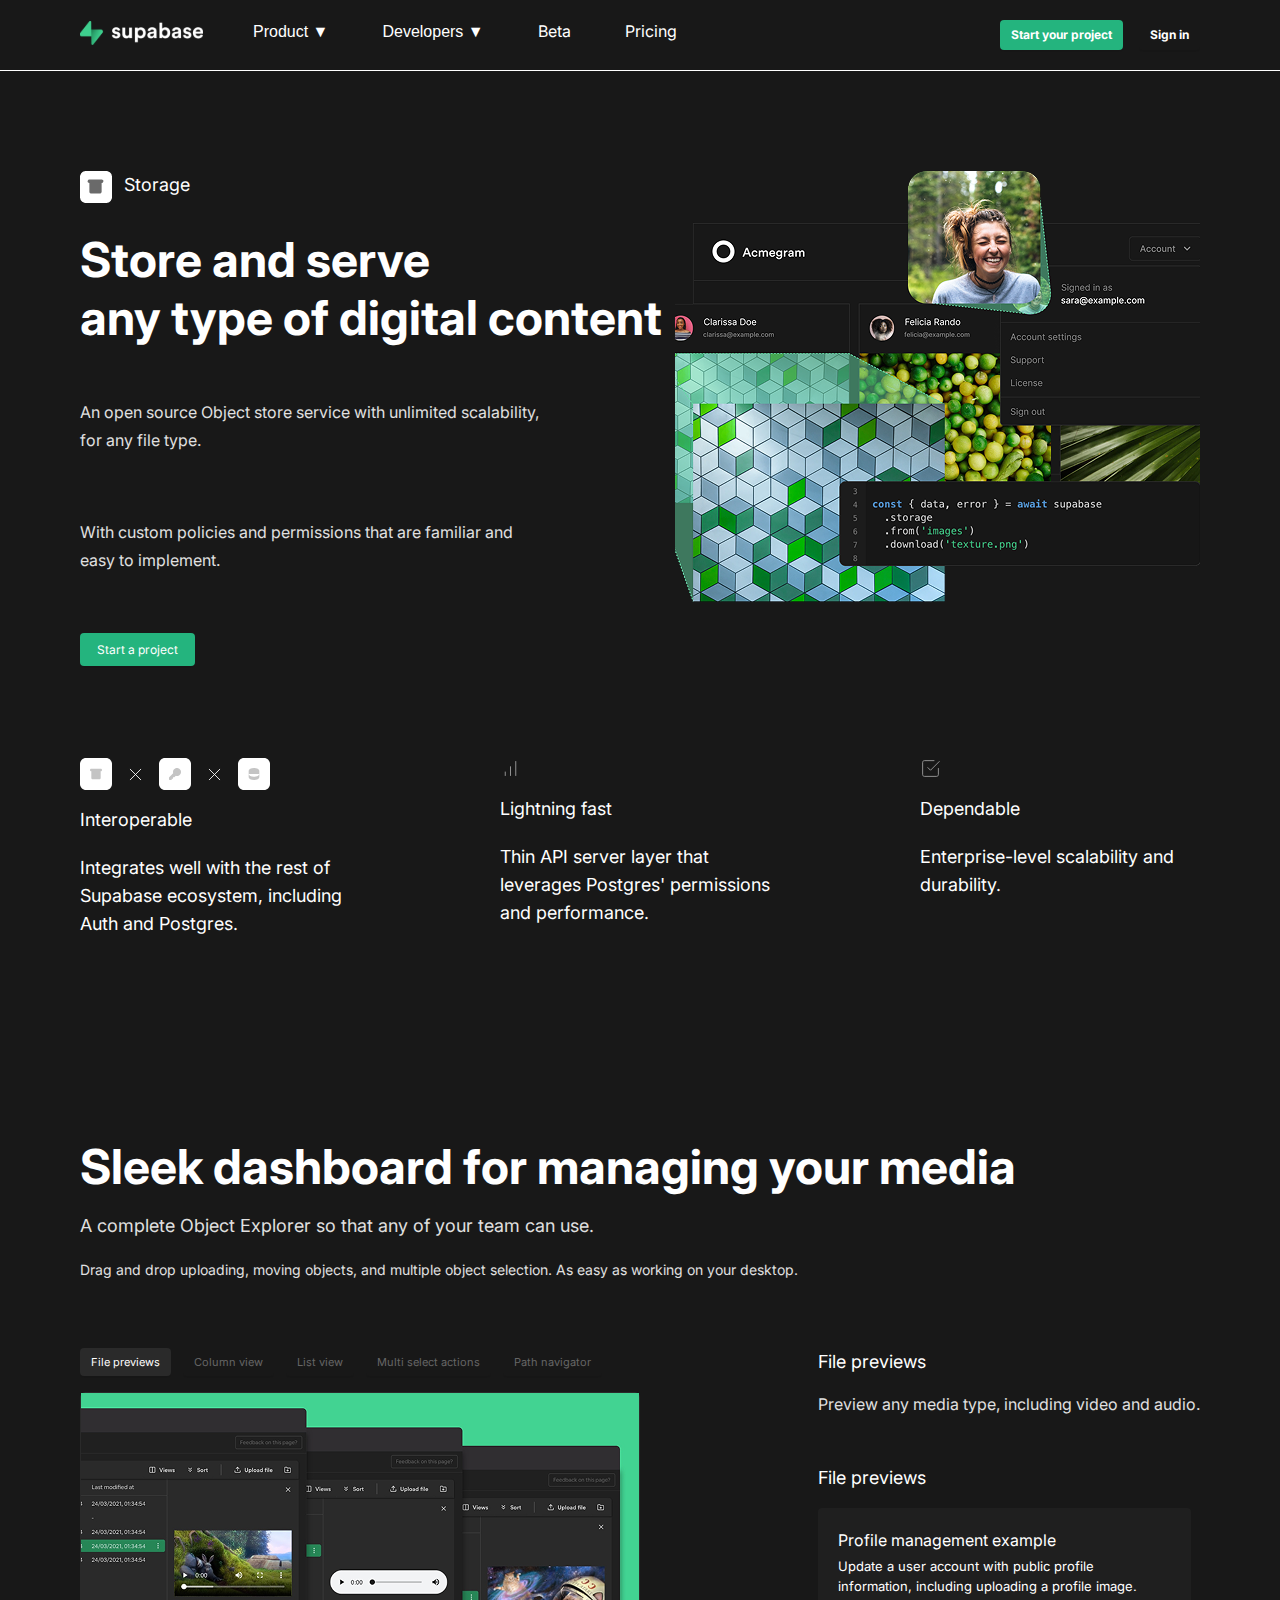
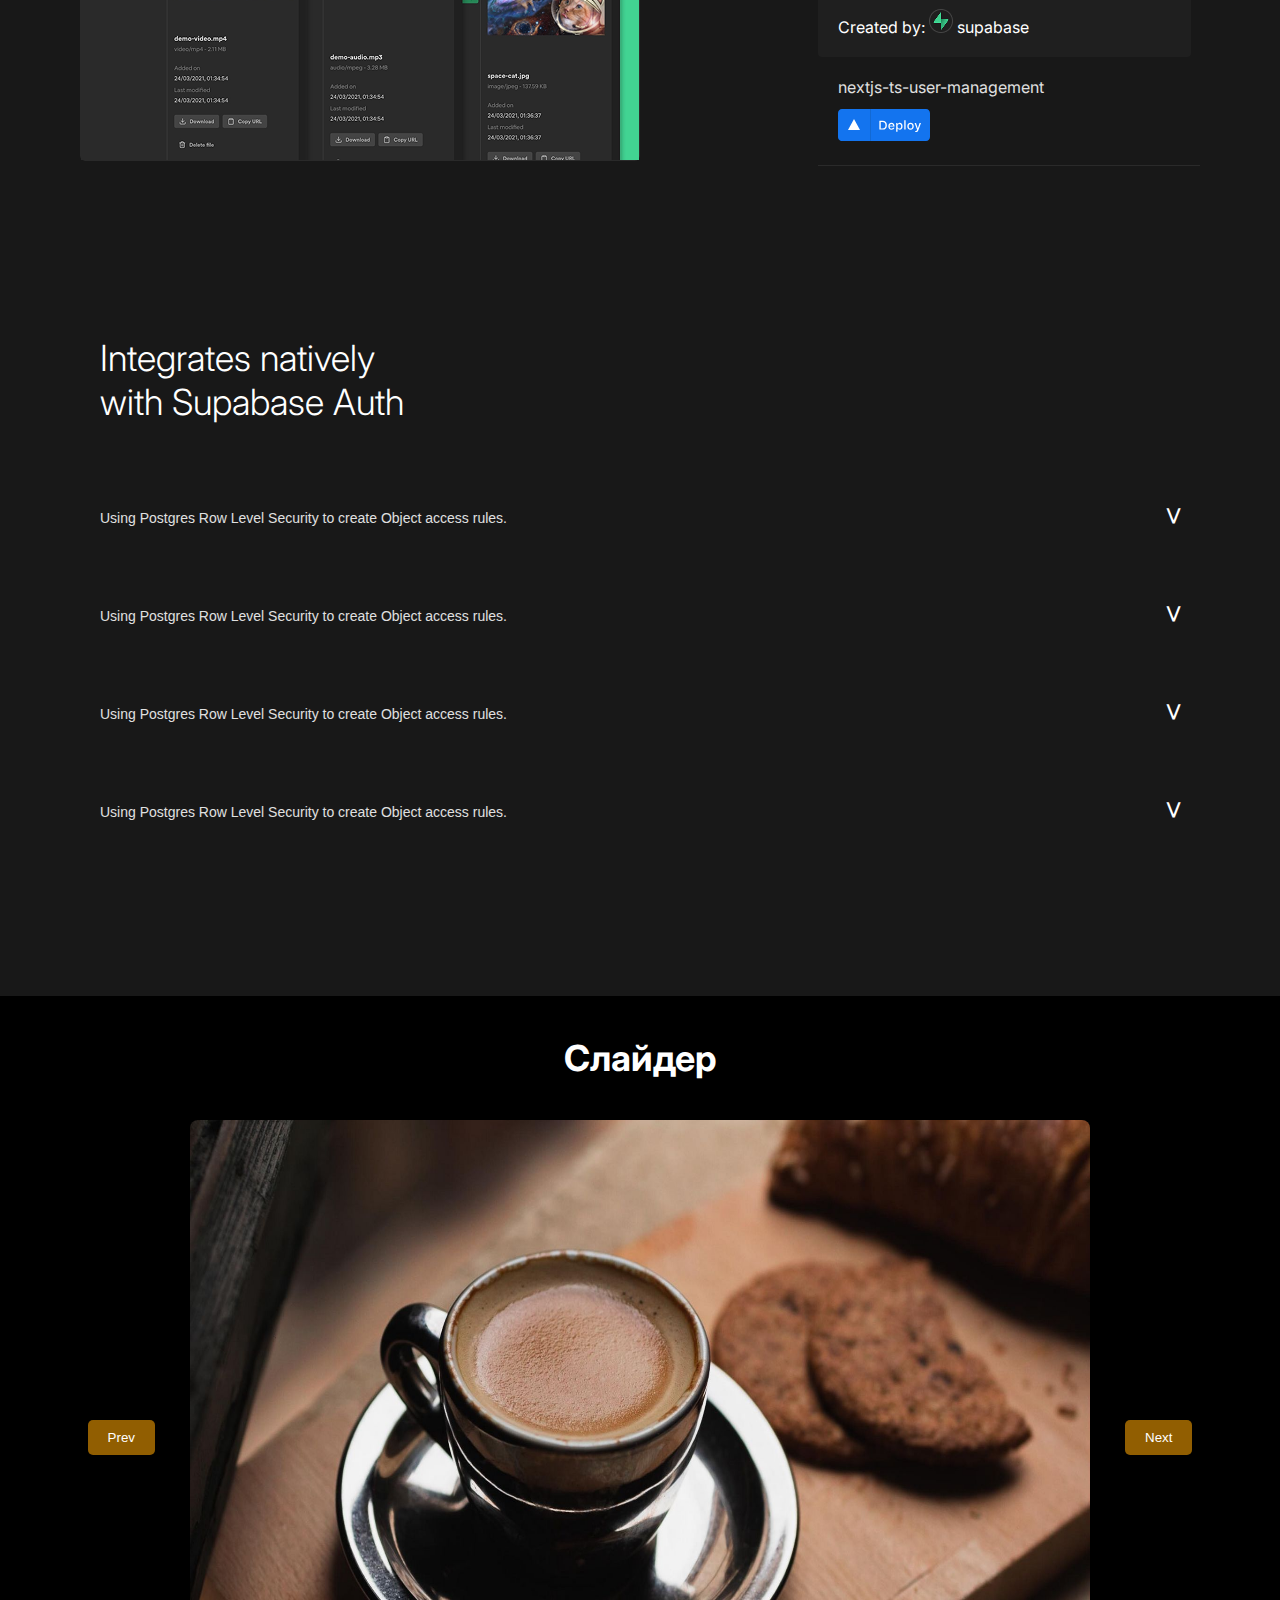
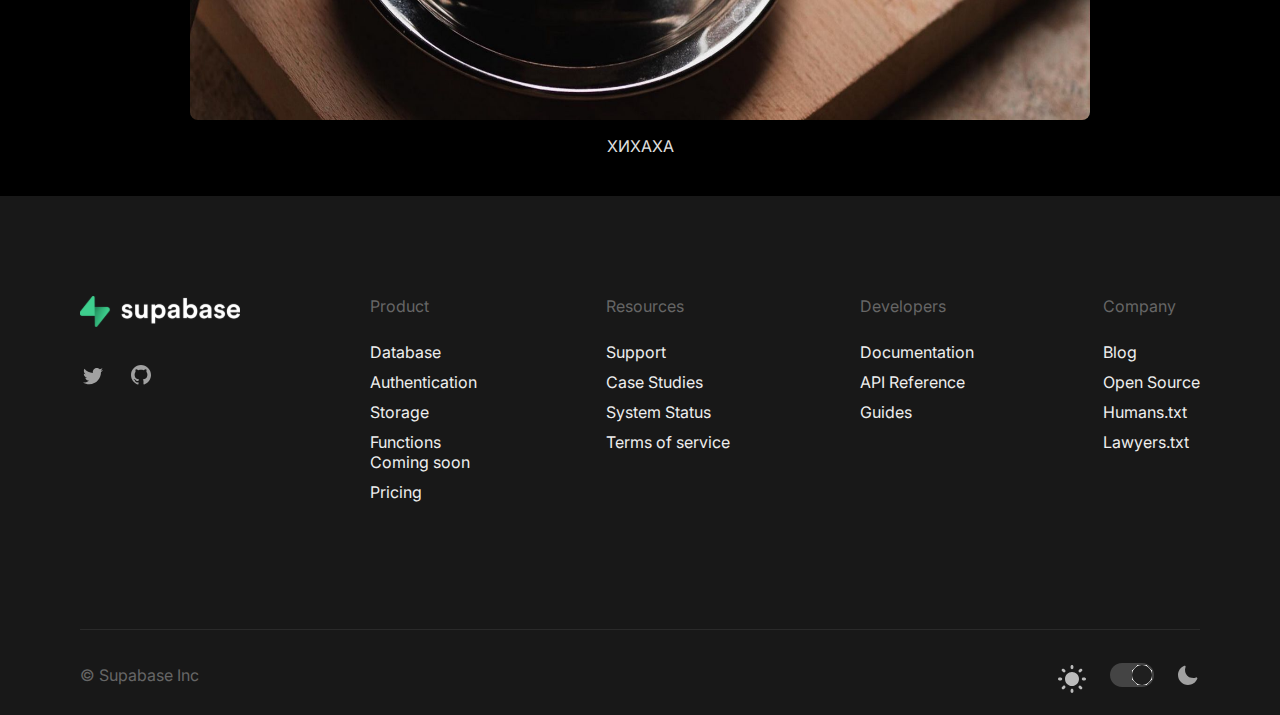
<file: index.html>
<!DOCTYPE html>
<html lang="en">

<head>

    <meta charset="UTF-8">
    <meta name="viewport" content="width=device-width, initial-scale=1.0">
    <title>Document</title>
    <link rel="preconnect" href="https://fonts.googleapis.com">
    <link rel="preconnect" href="https://fonts.gstatic.com" crossorigin>
    <link
        href="https://fonts.googleapis.com/css2?family=Inter:ital,opsz,wght@0,14..32,100..900;1,14..32,100..900&family=Montserrat:ital,wght@0,100..900;1,100..900&family=Roboto:ital,wght@0,100..900;1,100..900&display=swap"
        rel="stylesheet">
    <link rel="stylesheet" href="assets/css/style.css">

</head>

<body>

    <!-- header -->
    <header class="header">
        <div class="container">
            <div class="header__inner">

                <div class="header__left">
                    <a href="#" class="logo">
                        <img src="assets/img/header/logo.svg" alt="logo">
                    </a>

                    <div class="menu">
                        <div class="dropdown">
                            <button onclick="myFunction1()" class="dropbtn">Product ▼</button>
                            <div id="myDropdown1" class="dropdown-content">
                                <a href="#">Ссылка 1</a>
                                <a href="#">Ссылка 2</a>
                                <a href="#">Ссылка 3</a>
                            </div>
                        </div>
                        <div class="dropdown">
                            <button onclick="myFunction2()" class="dropbtn">Developers ▼</button>
                            <div id="myDropdown2" class="dropdown-content">
                                <a href="#">Ссылка 4</a>
                                <a href="#">Ссылка 5</a>
                                <a href="#">Ссылка 6</a>
                            </div>
                        </div>
                        <div class="dropdown">
                            <a href="#">Beta</a>
                        </div>
                        <div class="dropdown">
                            <a href="#">Pricing</a>
                        </div>
                    </div>
                </div>

                <script>

                    function myFunction1() {
                        document.getElementById("myDropdown1").classList.toggle("show");
                    }

                    window.onclick = function (event) {
                        if (!event.target.matches('.dropbtn')) {
                            var dropdowns2 = document.getElementsByClassName("dropdown-content");
                            var i;
                            for (i = 0; i < dropdowns2.lenght; i++) {
                                var openDropdown = dropdowns2[i];
                                if (openDropdown.classList.contains('show')) {
                                    openDropdown.classList.remove('show');
                                }
                            }
                        }
                    }

                    function myFunction2() {
                        document.getElementById("myDropdown2").classList.toggle("show");
                    }

                    window.onclick = function (event) {
                        if (!event.target.matches('.dropbtn')) {
                            var dropdowns = document.getElementsByClassName("dropdown-content");
                            var i;
                            for (i = 0; i < dropdowns.lenght; i++) {
                                var openDropdown = dropdowns[i];
                                if (openDropdown.classList.contains('show')) {
                                    openDropdown.classList.remove('show');
                                }
                            }
                        }
                    }

                </script>

                <div class="group-btn">
                    <a href="#" class="btn-start">Start your project</a>
                    <a href="#" class="btn-sign">Sign in</a>
                </div>

            </div>
        </div>
    </header>
    <!-- end-header -->


    <!-- main -->
    <main class="main">

        <!-- banner -->
        <div class="banner">
            <div class="container">
                <div class="banner__inner">
                    <div class="banner__content">

                        <div class="up-title">
                            <img src="assets/img/banner/storage.png" alt="storage">
                            <p class="up-title__text">Storage</p>
                        </div>

                        <h1 class="banner__title">
                            Store and serve<br>
                            any type of digital content
                        </h1>

                        <p class="banner__text">
                            An open source Object store service with unlimited scalability, for any file type.
                        </p>

                        <p class="banner__text">
                            With custom policies and permissions that are familiar and easy to implement.
                        </p>

                        <a href="#" class="btn-start banner-btn">Start a project</a>
                    </div>

                    <img src="assets/img/banner/banner.png" alt="banner" class="banner__img">
                </div>
            </div>
        </div>
        <!-- end-banner -->




        <!-- plus -->
        <div class="plus">
            <div class="container">
                <div class="plus__inner">
                    <div class="plus-card">
                        <div class="plus__icons">
                            <img src="assets/img/plus/icon1.svg" alt="icon">
                            <img src="assets/img/plus/x.svg" alt="icon">
                            <img src="assets/img/plus/icon2.svg" alt="icon">
                            <img src="assets/img/plus/x.svg" alt="icon">
                            <img src="assets/img/plus/icon3.svg" alt="icon">
                        </div>

                        <p class="plus__text">
                            Interoperable
                        </p>

                        <p class="plus__text">
                            Integrates well with the rest of Supabase ecosystem, including Auth and Postgres.
                        </p>
                    </div>

                    <div class="plus-card">
                        <div class="plus__icons">
                            <img src="assets/img/plus/icon4.svg" alt="icon">
                        </div>

                        <p class="plus__text">
                            Lightning fast
                        </p>

                        <p class="plus__text">
                            Thin API server layer that leverages Postgres' permissions and performance.
                        </p>
                    </div>

                    <div class="plus-card">
                        <div class="plus__icons">
                            <img src="assets/img/plus/icon5.svg" alt="icon">
                        </div>

                        <p class="plus__text">
                            Dependable
                        </p>

                        <p class="plus__text">
                            Enterprise-level scalability and durability.
                        </p>
                    </div>
                </div>
            </div>
        </div>
        <!-- end-plus -->

        <!-- media -->
        <div class="media">
            <div class="container">

                <h2 class="media__title">
                    Sleek dashboard for managing your media
                </h2>

                <h3 class="media__subtitle1">
                    A complete Object Explorer so that any of your team can use.
                </h3>

                <h3 class="media__subtitle2">
                    Drag and drop uploading, moving objects, and multiple object selection. As easy as working on your
                    desktop.
                </h3>

                <div class="media__inner">
                    <div class="left__content">
                        <div class="menu-media">
                            <a href="#" class="media-link media-link__active">File previews</a>
                            <a href="#" class="media-link">Column view</a>
                            <a href="#" class="media-link">List view</a>
                            <a href="#" class="media-link">Multi select actions</a>
                            <a href="#" class="media-link">Path navigator</a>
                        </div>
                        <img src="assets/img/media/media.png" alt="media">
                    </div>
                    <div class="right__content">
                        <p class="right__text">
                            File previews
                        </p>
                        <p class="right__text-reg">
                            Preview any media type, including video and audio.
                        </p>

                        <p class="right__text">
                            File previews
                        </p>

                        <div class="right__block">
                            <h4 class="right__block-title">
                                Profile management example
                            </h4>
                            <p class="right__block-text">
                                Update a user account with public profile information, including uploading a profile
                                image.
                            </p>
                            <div class="rigth__block-bott">
                                <p>Created by: <span><img src="assets/img/media/s.png" alt="s"></span> supabase</p>
                            </div>
                        </div>
                        <div class="right__block-second">
                            <p>nextjs-ts-user-management</p>
                            <a href="#" class="deploy">
                                <img src="assets/img/media/deploy.svg" alt="deploy">
                            </a>
                        </div>
                    </div>
                </div>
            </div>
        </div>
        <!-- end-media -->

        <!-- accordion -->
        <div class="faq">
            <div class="faq_inner container">
                <div class="faq_title">Integrates natively <br> with Supabase Auth</div>
                <div class="list">
                    <div class="acc_btn"><button class="accordion">Using Postgres Row Level Security to create Object
                            access rules. </button>
                        <p class="arrow">⋁</p>
                    </div>
                    <div class="panel">
                        <p>Storage Authorization is built around Postgres so that you can use any combination of SQL,
                            Postgres functions, and even your own metadata to write policies.Storage Authorization is
                            built around Postgres so that you can use any combination of SQL, Postgres functions, and
                            even your own metadata to write policies.Storage is built around Postgres so that you can
                            use any combination of SQL, Postgres functions, and even your own metadata to write
                            policies.</p>
                        <div class="list_btn"><img src="assets/img/faq/Frame.png" alt=""> Expore documentation</div>
                    </div>

                    <div class="acc_btn"><button class="accordion">Using Postgres Row Level Security to create Object
                            access rules. </button>
                        <p class="arrow">⋁</p>
                    </div>
                    <div class="panel">
                        <p>Storage Authorization is built around Postgres so that you can use any combination of SQL,
                            Postgres functions, and even your own metadata to write policies.Storage Authorization is
                            built around Postgres so that you can use any combination of SQL, Postgres functions, and
                            even your own metadata to write policies.Storage is built around Postgres so that you can
                            use any combination of SQL, Postgres functions, and even your own metadata to write
                            policies.</p>
                        <div class="list_btn"><img src="assets/img/faq/Frame.png" alt=""> Expore documentation</div>
                    </div>

                    <div class="acc_btn"><button class="accordion">Using Postgres Row Level Security to create Object
                            access rules. </button>
                        <p class="arrow">⋁</p>
                    </div>
                    <div class="panel">
                        <p>Storage Authorization is built around Postgres so that you can use any combination of SQL,
                            Postgres functions, and even your own metadata to write policies.Storage Authorization is
                            built around Postgres so that you can use any combination of SQL, Postgres functions, and
                            even your own metadata to write policies.Storage is built around Postgres so that you can
                            use any combination of SQL, Postgres functions, and even your own metadata to write
                            policies.</p>
                        <div class="list_btn"><img src="assets/img/faq/Frame.png" alt=""> Expore documentation</div>
                    </div>
                    <div class="acc_btn"><button class="accordion">Using Postgres Row Level Security to create Object
                            access rules. </button>
                        <p class="arrow">⋁</p>
                    </div>
                    <div class="panel">
                        <p>Storage Authorization is built around Postgres so that you can use any combination of SQL,
                            Postgres functions, and even your own metadata to write policies.Storage Authorization is
                            built around Postgres so that you can use any combination of SQL, Postgres functions, and
                            even your own metadata to write policies.Storage is built around Postgres so that you can
                            use any combination of SQL, Postgres functions, and even your own metadata to write
                            policies.</p>
                        <div class="list_btn"><img src="assets/img/faq/Frame.png" alt=""> Expore documentation</div>
                    </div>
                </div>

                <script>

                    var acc = document.getElementsByClassName("acc_btn");
                    var i;

                    for (i = 0; i < acc.length; i++) {
                        acc[i].addEventListener("click", function () {
                            this.classList.toggle("active");
                            var panel = this.nextElementSibling;
                            if (panel.style.display === "block") {
                                panel.style.display = "none";
                            } else {
                                panel.style.display = "block";
                            }
                        });
                    }

                </script>

                <!-- end-accordion -->

    </main>
    <!-- end-main -->

    <!-- slider -->
    <div class="slider">
        <div class="container">
            <h2 class="slider__title">Слайдер</h2>
            <div class="slider__inner">
                <div class="prev_page">
                    <button class="slider__btn slider__btn--prev">Prev</button>
                </div>
                <div class="all_sliders">
                    <div class="slider__item">
                        <img src="assets/img/slider/img1.jpg" alt="Slide 1" class="slider__img">
                        <p class="slider__description">ХИХАХА</p>
                    </div>
                    <div class="slider__item">
                        <img src="assets/img/slider/img2.jpg" alt="Slide 2" class="slider__img">
                        <p class="slider__description">ХАХАХИХИ</p>
                    </div>
                    <div class="slider__item">
                        <img src="assets/img/slider/img3.jpg" alt="Slide 3" class="slider__img">
                        <p class="slider__description">ХАХИХА</p>
                    </div>
                </div>
                <div class="next_page">
                    <button class="slider__btn slider__btn--next">Next</button>
                </div>

            </div>

        </div>
    </div>

    <script>
        let currentIndex = 0;
        const items = document.querySelectorAll('.slider__item');
        const prevBtn = document.querySelector('.slider__btn--prev');
        const nextBtn = document.querySelector('.slider__btn--next');

        function showSlide(index) {
            items.forEach((item, i) => {
                item.style.display = i === index ? 'block' : 'none';
            });
        }

        prevBtn.addEventListener('click', () => {
            currentIndex = (currentIndex > 0) ? currentIndex - 1 : items.length - 1;
            showSlide(currentIndex);
        });

        nextBtn.addEventListener('click', () => {
            currentIndex = (currentIndex < items.length - 1) ? currentIndex + 1 : 0;
            showSlide(currentIndex);
        });

        // Инициализация
        showSlide(currentIndex);
    </script>
    <!-- end-slider -->
    <!-- footer -->
    <footer class="footer">
        <div class="container">
            <div class="footer__inner">

                <div class="footer__left">
                    <a href="#">
                        <img src="assets/img/header/logo.svg" alt="logo">
                    </a>
                    <div class="footer__icons">
                        <a href="#">
                            <img src="assets/img/footer/twitter.svg" alt="footer-icon">
                        </a>
                        <a href="#">
                            <img src="assets/img/footer/github.svg" alt="footer-icon">
                        </a>
                    </div>
                </div>

                <div class="footer-menu">
                    <a href="#" class="footer-link footer-menu__active">
                        Product
                    </a>
                    <a href="#" class="footer-link">Database</a>
                    <a href="#" class="footer-link">Authentication</a>
                    <a href="#" class="footer-link">Storage</a>
                    <a href="#" class="footer-link">Functions<br>Coming soon</a>
                    <a href="#" class="footer-link">Pricing</a>
                </div>

                <div class="footer-menu">
                    <a href="#" class="footer-link footer-menu__active">
                        Resources
                    </a>
                    <a href="#" class="footer-link">Support</a>
                    <a href="#" class="footer-link">Case Studies</a>
                    <a href="#" class="footer-link">System Status</a>
                    <a href="#" class="footer-link">Terms of service</a>
                </div>

                <div class="footer-menu">
                    <a href="#" class="footer-link footer-menu__active">
                        Developers
                    </a>
                    <a href="#" class="footer-link">Documentation</a>
                    <a href="#" class="footer-link">API Reference</a>
                    <a href="#" class="footer-link">Guides</a>
                </div>

                <div class="footer-menu">
                    <a href="#" class="footer-link footer-menu__active">
                        Company
                    </a>
                    <a href="#" class="footer-link">Blog</a>
                    <a href="#" class="footer-link">Open Source</a>
                    <a href="#" class="footer-link">Humans.txt</a>
                    <a href="#" class="footer-link">Lawyers.txt</a>
                </div>

            </div>

            <div class="footer__bott">
                <a href="#" class="copy">
                    © Supabase Inc
                </a>

                <div class="footer__bott-icons">
                    <a href="#">
                        <img src="assets/img/footer/sun.svg" alt="icon">
                    </a>
                    <a href="#">
                        <img src="assets/img/footer/switch.svg" alt="icon">
                    </a>
                    <a href="#">
                        <img src="assets/img/footer/luna.svg" alt="icon">
                    </a>
                </div>
            </div>
        </div>
    </footer>
    <!-- end-footer -->

</body>

</html>
</file>
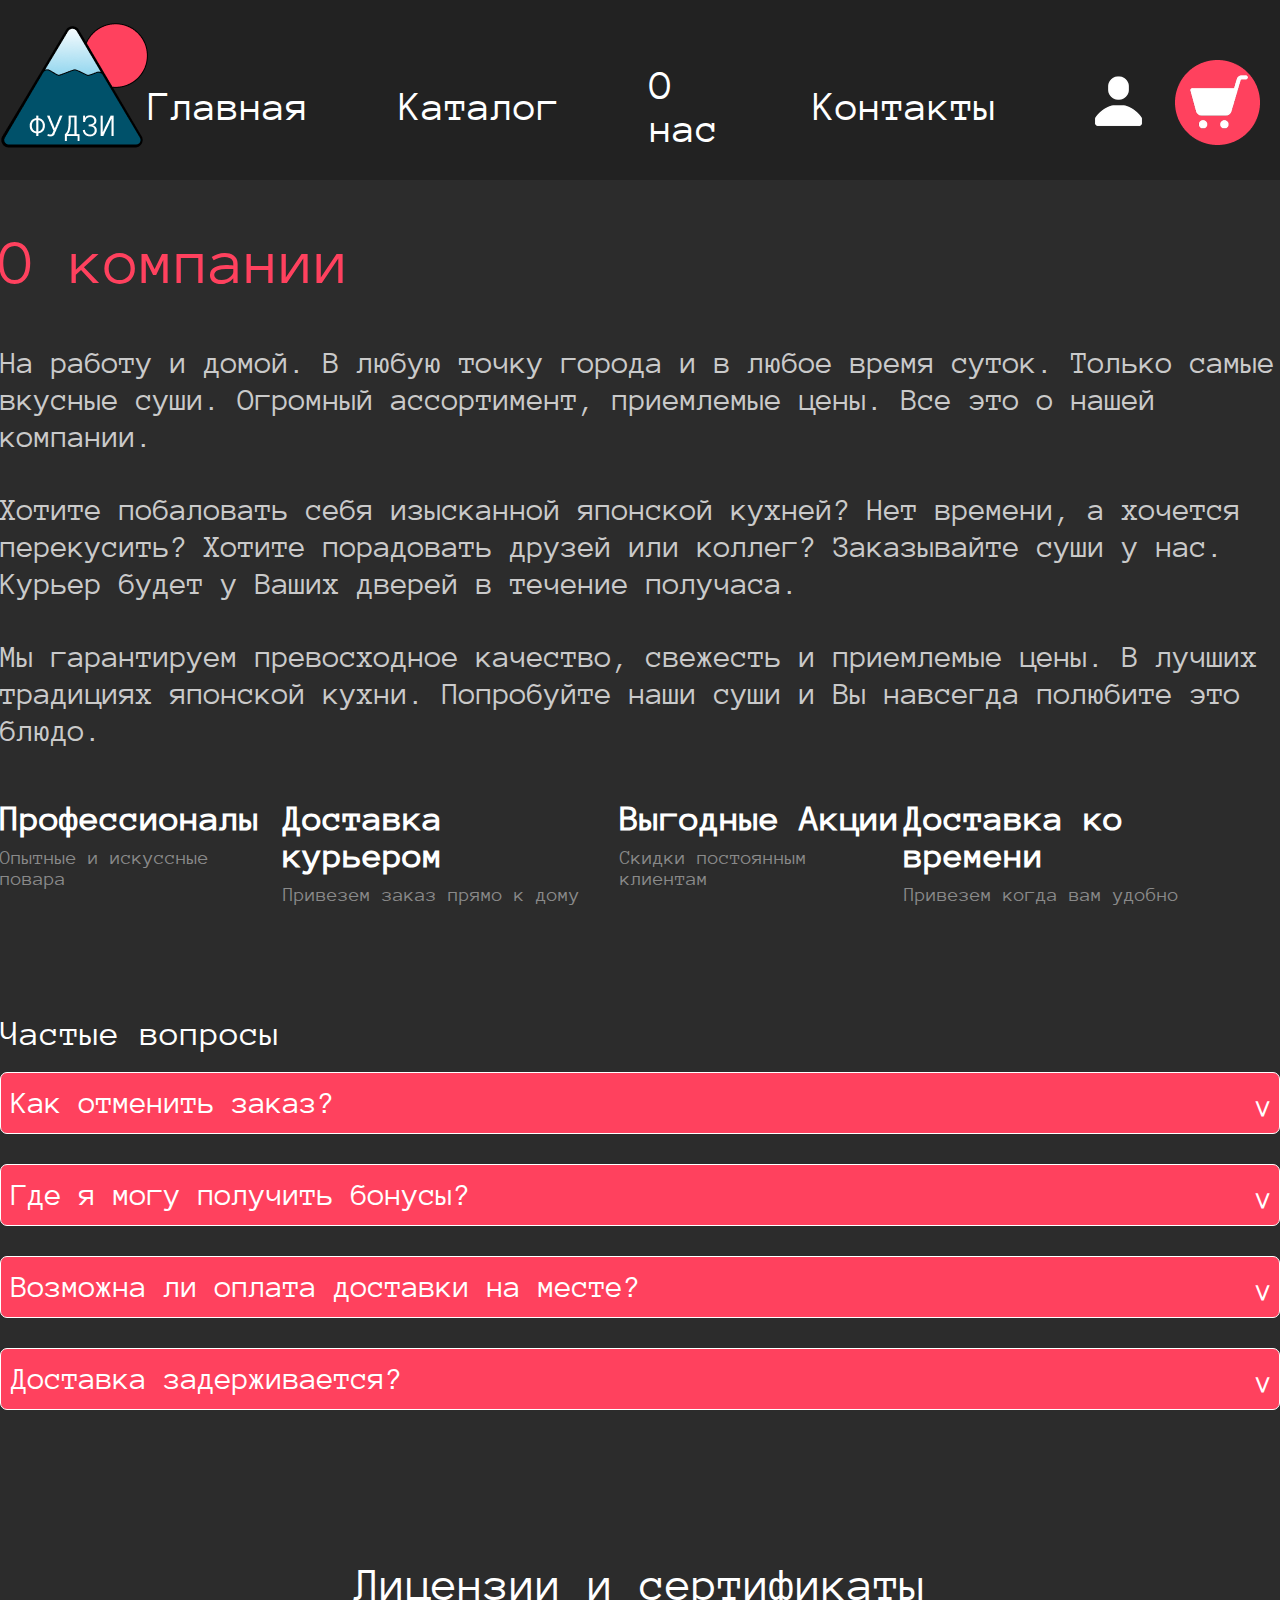
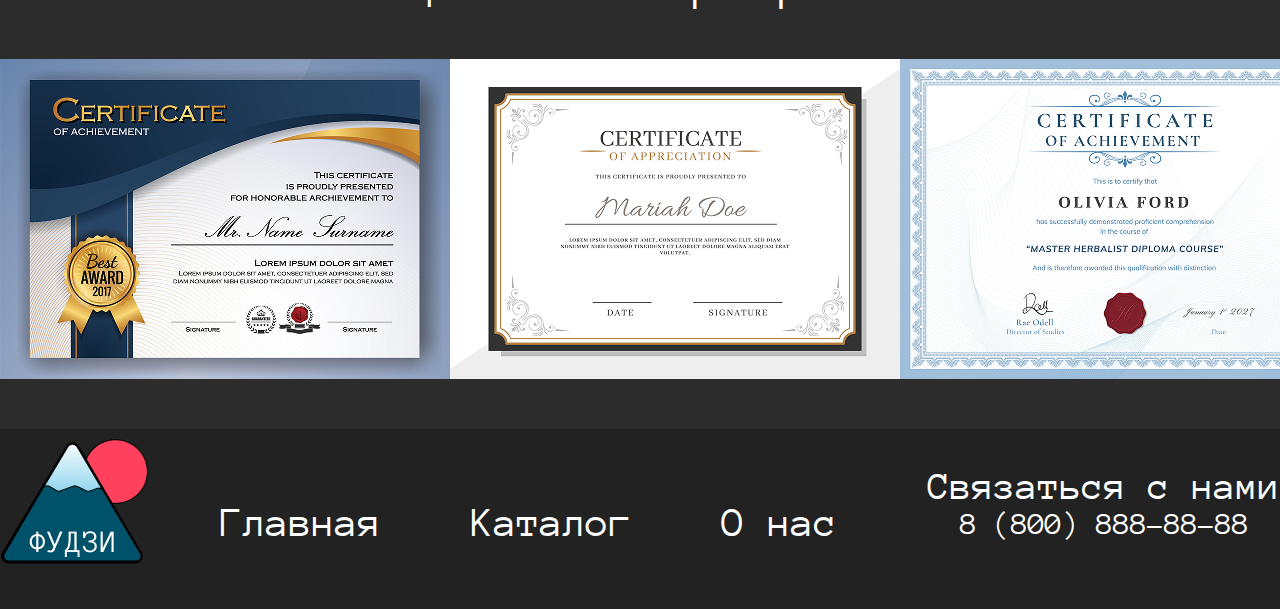
<file: about.html>
<!DOCTYPE html>
<html lang="ru">

<head>
    <meta charset="UTF-8">
    <meta name="viewport" content="width=device-width, initial-scale=1.0">
    <title>О нас</title>
    <link rel="stylesheet" href="assets/css/about.css">
    <link rel="shortcut icon" href="assets/img/header/logo.png" type="image/x-icon">
</head>

<body>
    <!-- header -->
    <header>
        <div class="header_inner container">
            <div class="logo"><img src="assets/img/header/logo.png" alt=""></div>
            <div class="header_nav">
                <input type="checkbox" id="burger">
                <label for="burger">
                    <span></span>
                </label>
                <div class="nav_menu">
                    <a href="index.html">Главная</a>
                    <a href="catalog.html">Каталог</a>
                    <a href="about.html">О нас</a>
                    <a href="contact.html">Контакты</a>
                    <div class="header_buttons">
                        <a href="login.html"><img src="assets/img/header/user.png" alt=""></a>
                        <a href="cart.html"><img src="assets/img/header/cart.png" alt=""></a>
                    </div>
                </div>
            </div>

        </div>
    </header>
    <!-- header -->
    <div class="about">
        <div class="about_title container">О компании</div>
        <div class="about_inner container">
            <div class="about_main">
                <div class="about_text">
                    <p>На работу и домой. В любую точку города и в любое время суток. Только самые вкусные суши.
                        Огромный ассортимент, приемлемые цены. Все это о нашей компании.
                        <br><br>
                        Хотите побаловать себя изысканной японской кухней? Нет времени, а хочется перекусить? Хотите
                        порадовать друзей или коллег? Заказывайте суши у нас. Курьер будет у Ваших дверей в течение
                        получаса.
                        <br><br>
                        Мы гарантируем превосходное качество, свежесть и приемлемые цены. В лучших традициях японской
                        кухни. Попробуйте наши суши и Вы навсегда полюбите это блюдо.
                    </p>
                </div>
                <div class="about_adv">
                    <div class="adv">
                        <h3>Профессионалы</h3>
                        <p>Опытные и искуссные повара </p>
                    </div>
                    <div class="adv">
                        <h3>Доставка курьером</h3>
                        <p>Привезем заказ прямо к дому </p>
                    </div>
                    <div class="adv">
                        <h3>Выгодные Акции</h3>
                        <p>Скидки постоянным клиентам </p>
                    </div>
                    <div class="adv">
                        <h3>Доставка ко времени</h3>
                        <p>Привезем когда вам удобно </p>
                    </div>
                </div>
                <!-- ACCORDION -->
                <div class="faq">
                    <div class="faq_inner container">
                        <div class="faq_title">Частые вопросы</div>
                        <!--  --><!--  --><!--  --><!--  --><!--  -->
                        <div class="list">
                            <div class="acc_btn"><button class="accordion">Как отменить заказ?</button>
                                <p class="arrow">⋁</p>
                            </div>
                            <div class="panel">
                                <p>Никак GAGAGA</p>

                            </div>

                            <div class="acc_btn"><button class="accordion">Где я могу получить бонусы?</button>
                                <p class="arrow">⋁</p>
                            </div>
                            <div class="panel">
                                <p>Нигде GAGAGA</p>
                            </div>

                            <div class="acc_btn"><button class="accordion">Возможна ли оплата доставки на
                                    месте?</button>
                                <p class="arrow">⋁</p>
                            </div>
                            <div class="panel">
                                <p>Нет GAGAGA</p>

                            </div>
                            <div class="acc_btn"><button class="accordion">Доставка задерживается?</button>
                                <p class="arrow">⋁</p>
                            </div>
                            <div class="panel">
                                <p>Всегда GAGAGA</p>
                            </div>
                        </div>
                        <script>
                            var acc = document.getElementsByClassName("acc_btn");
                            var i;

                            for (i = 0; i < acc.length; i++) {
                                acc[i].addEventListener("click", function () {
                                    this.classList.toggle("active");
                                    var panel = this.nextElementSibling;
                                    if (panel.style.display === "block") {
                                        panel.style.display = "none";
                                    } else {
                                        panel.style.display = "block";
                                    }
                                });
                            }
                        </script>
                        <!--  --><!--  --><!--  --><!--  --><!--  -->
                        <!--ACCORDION   -->
                    </div>

                </div>
            </div>
        </div>
        <div class="licen">
            <div class="licen_title">Лицензии и сертификаты</div>
            <div class="licen_inner container">
                <img src="assets/img/licen/354 1.png" alt="">
                <img src="assets/img/licen/354 2.png" alt="">
                <img src="assets/img/licen/tp244-certificate-13 1.png" alt="">
            </div>
        </div>
        <!-- footer -->
        <div class="footer">
            <div class="footer_inner container">
                <div class="footer_logo"><img src="assets/img/header/logo.png" alt="">
                </div>
                <div class="footer_nav">
                    <div class="nav_menu">
                        <a href="#">Главная</span></a>
                        <a href="#">Каталог</a>
                        <a href="#">О нас</a>
                    </div>
                </div>
                <div class="footer_buttons">
                    <p class="contact">Связаться с нами</p>
                    <p class="phone">8 (800) 888-88-88</p>

                </div>
            </div>
        </div>
        <!-- footer -->

















</body>

</html>
</file>
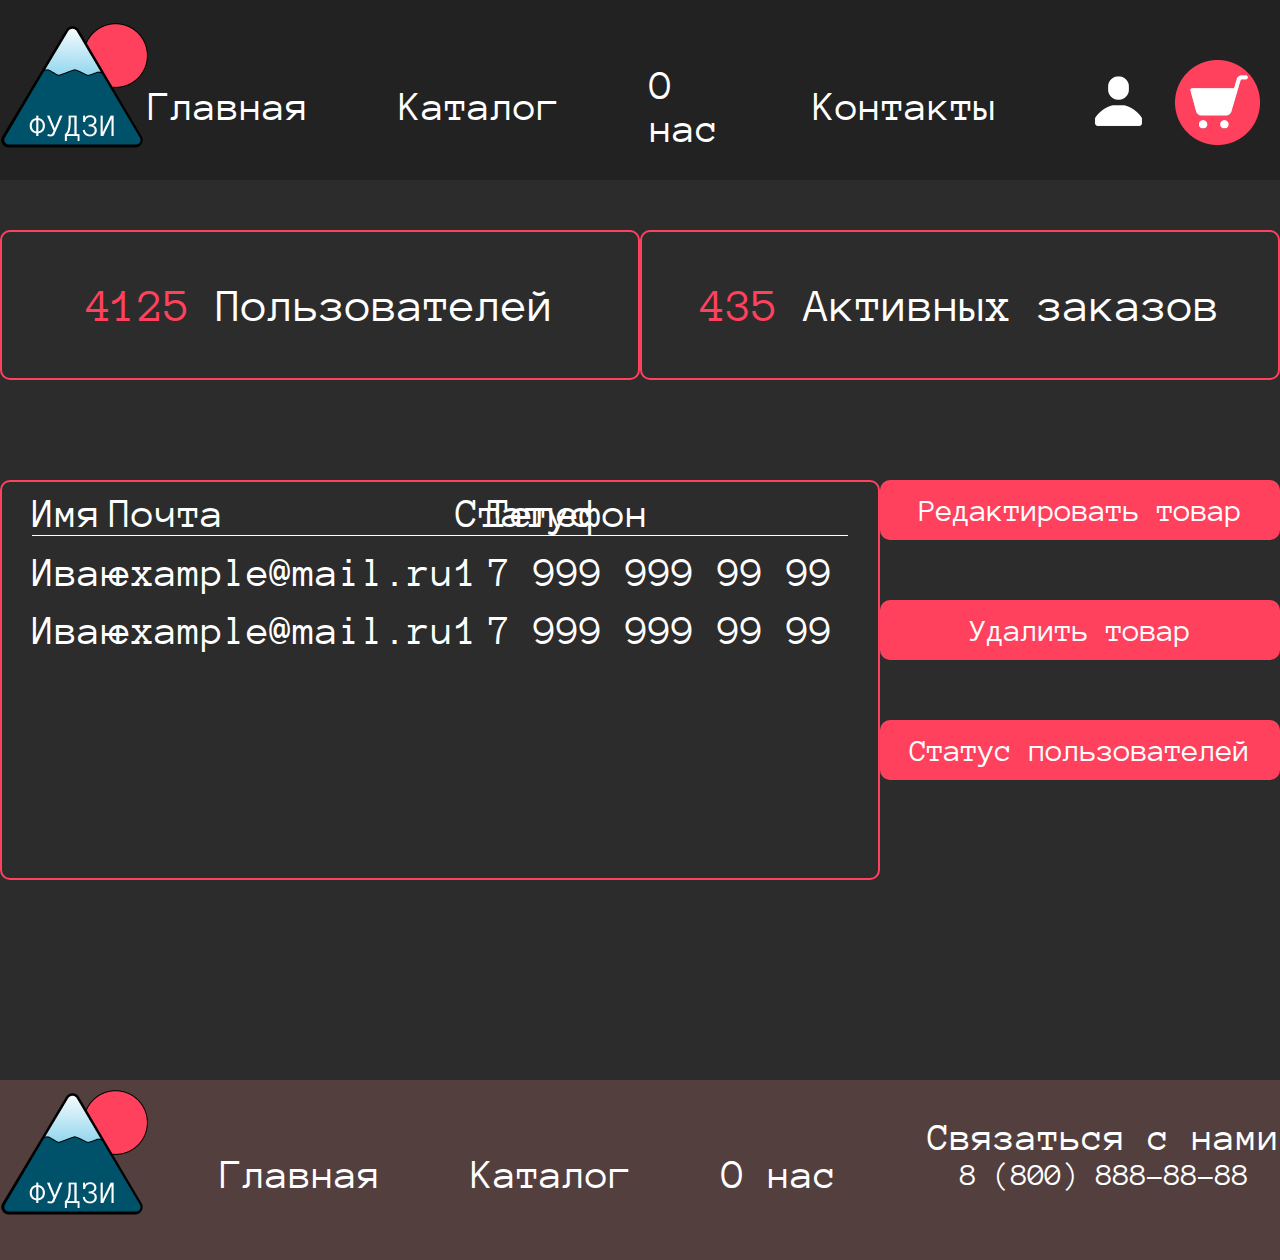
<file: admin.html>
<!DOCTYPE html>
<html lang="ru">

<head>
    <meta charset="UTF-8">
    <meta name="viewport" content="width=device-width, initial-scale=1.0">
    <title>Админ панель</title>
    <link rel="stylesheet" href="assets/css/admin.css">
    <link rel="shortcut icon" href="assets/img/header/logo.png" type="image/x-icon">
</head>

<body>
    <!-- header -->
    <header>
        <div class="header_inner container">
            <div class="logo"><img src="assets/img/header/logo.png" alt=""></div>
            <div class="header_nav">
                <input type="checkbox" id="burger">
                <label for="burger">
                    <span></span>
                </label>
                <div class="nav_menu">
                    <a href="index.html">Главная</a>
                    <a href="catalog.html">Каталог</a>
                    <a href="about.html">О нас</a>
                    <a href="contact.html">Контакты</a>
                    <div class="header_buttons">
                        <a href="login.html"><img src="assets/img/header/user.png" alt=""></a>
                        <a href="cart.html"><img src="assets/img/header/cart.png" alt=""></a>
                    </div>
                </div>
            </div>

        </div>
    </header>
    <!-- header -->

    <!-- admin -->
    <div class="admin">
        <div class="admin_inner">
            <div class="users_list">
                <div class="online">
                    <p><span style="color: #ff415e;">4125 </span>Пользователей</p>
                </div>
                <div class="orders">
                    <p><span style="color: #ff415e;">435 </span>Активных заказов</p>
                </div>
            </div>
            <div class="users_edit">
                <div class="user_block">
                    <div class="block_main">
                        <p class="name">Имя</p>
                        <p class="mail">Почта</p>
                        <p class="status">Статус</p>
                        <p class="phone_">Телефон</p>
                    </div>
                    <div class="block_user">
                        <p class="name">Иван</p>
                        <p class="mail">example@mail.ru</p>
                        <p class="status">1</p>
                        <p class="phone_">7 999 999 99 99 </p>
                    </div>
                    <div class="block_user">
                        <p class="name">Иван</p>
                        <p class="mail">example@mail.ru</p>
                        <p class="status">1</p>
                        <p class="phone_">7 999 999 99 99 </p>
                    </div>
                </div>
                <div class="btn_edit">
                    <div class="edit"><a href="#">Редактировать товар</a></div>
                    <div class="delite"><a href="#">Удалить товар</a></div>
                    <div class="change_status"><a href="#">Статус пользователей</a></div>
                </div>
            </div>

        </div>
    </div>

    <!-- admin -->





    <!-- footer -->
    <div class="footer">
        <div class="footer_inner container">
            <div class="footer_logo"><img src="assets/img/header/logo.png" alt="">
            </div>
            <div class="footer_nav">
                <div class="nav_menu">
                    <a href="#">Главная</span></a>
                    <a href="#">Каталог</a>
                    <a href="#">О нас</a>
                </div>
            </div>
            <div class="footer_buttons">
                <p class="contact">Связаться с нами</p>
                <p class="phone">8 (800) 888-88-88</p>

            </div>
        </div>
    </div>
    <!-- footer -->
</body>

</html>
</file>
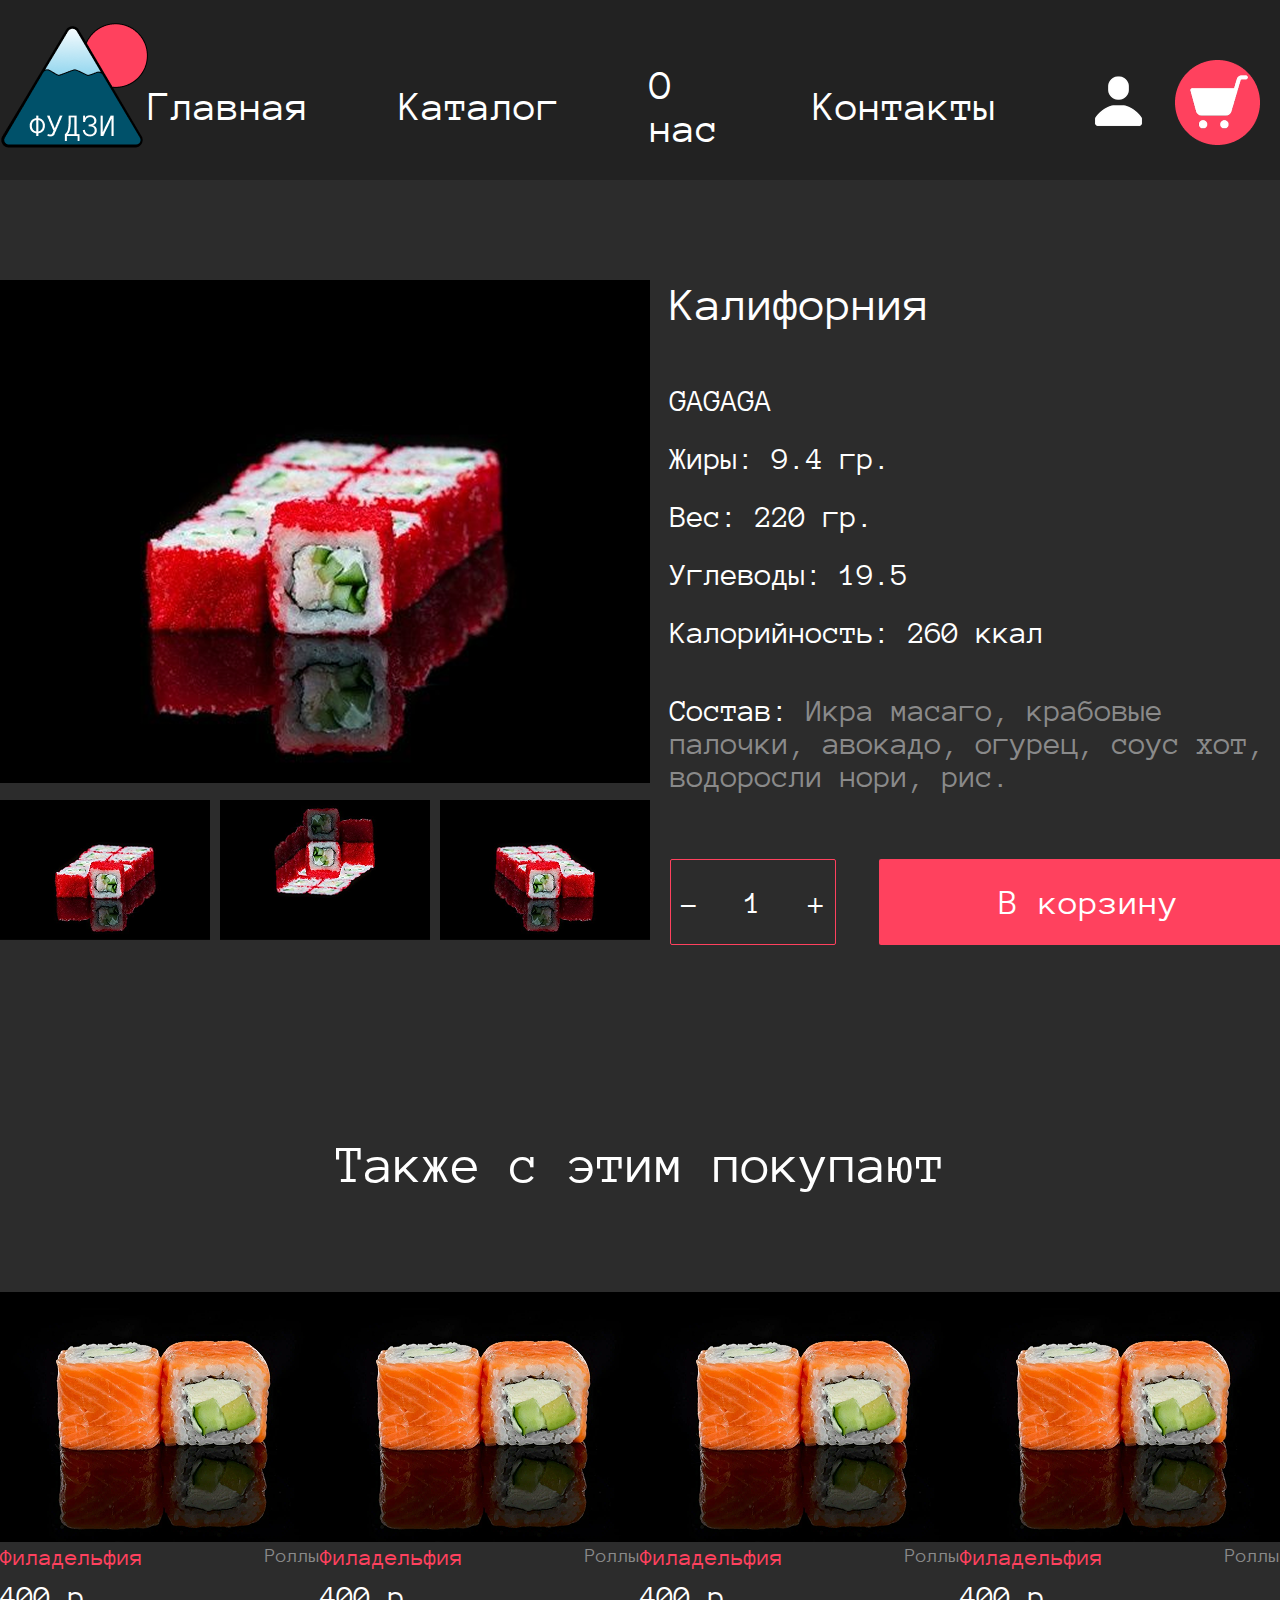
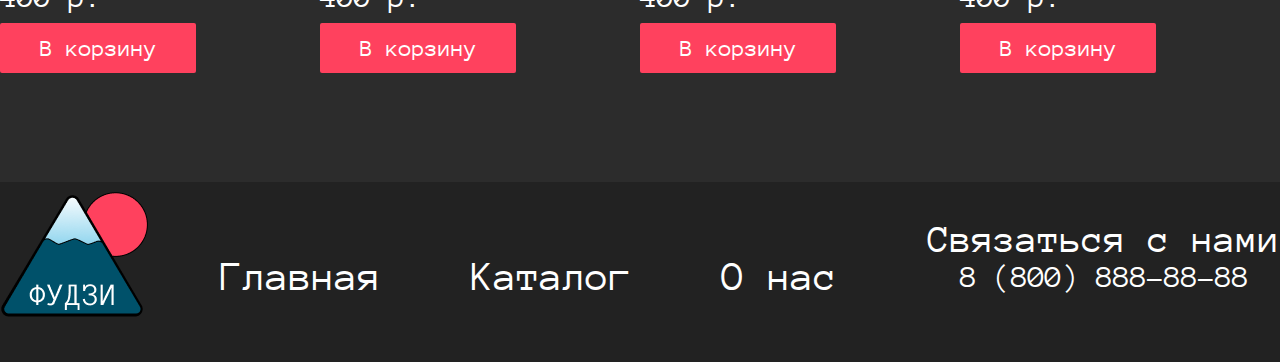
<file: card.html>
<!DOCTYPE html>
<html lang="ru">

<head>
    <meta charset="UTF-8">
    <meta name="viewport" content="width=device-width, initial-scale=1.0">
    <title>Фудзи</title>
    <link rel="stylesheet" href="assets/css/card.css">
    <link rel="shortcut icon" href="assets/img/header/logo.png" type="image/x-icon">
</head>

<body>
    <!-- header -->
    <header>
        <div class="header_inner container">
            <div class="logo"><img src="assets/img/header/logo.png" alt=""></div>
            <div class="header_nav">
                <input type="checkbox" id="burger">
                <label for="burger">
                    <span></span>
                </label>
                <div class="nav_menu">
                    <a href="index.html">Главная</a>
                    <a href="catalog.html">Каталог</a>
                    <a href="about.html">О нас</a>
                    <a href="contact.html">Контакты</a>
                    <div class="header_buttons">
                        <a href="login.html"><img src="assets/img/header/user.png" alt=""></a>
                        <a href="cart.html"><img src="assets/img/header/cart.png" alt=""></a>
                    </div>
                </div>
            </div>

        </div>
    </header>
    <!-- header -->

    <!-- card -->
    <div class="catalog_card">
        <div class="catalog_card_inner container">
            <div class="card_title_">Калифорния</div>
            <div class="card_left">
                <div class="top">
                    <img src="assets/img/card/main_card.png" alt="">
                </div>
                <div class="bot">
                    <img src="assets/img/card/sub_card.png" alt="">
                    <img src="assets/img/card/sub_card2.png" alt="">
                    <img src="assets/img/card/sub_card3.png" alt="">
                </div>
            </div>
            <div class="card_right">
                <div class="title">
                    <p>Калифорния</p>
                </div>
                <div class="comp">
                    <p>GAGAGA</p>
                    <p>Жиры: 9.4 гр.</p>
                    <p>Вес: 220 гр.</p>
                    <p>Углеводы: 19.5</p>
                    <p>Калорийность: 260 ккал</p>
                </div>
                <div class="desk">
                    <p><span style="color: #ffff;">Состав:</span> Икра масаго, крабовые палочки, авокадо, огурец, соус
                        хот, водоросли нори, рис.</p>
                </div>
                <div class="card_btn">
                    <div class="card_add_btn">
                        <p>-</p>
                        <p>1</p>
                        <p>+</p>
                    </div>
                    <div class="card_add_cart"><a href="#">В корзину</a></div>
                </div>
            </div>
        </div>
    </div>
    <div class="offer">
        <div class="offer_title">Также с этим покупают</div>
        <div class="offer_inner container">
            <div class="catalog_card1_">
                <div class="card_top"><a href="card.html"><img src="assets/img/catalog/card1.png" alt=""></a></div>
                <div class="card_title">
                    <div class="title_">Филадельфия</div>
                    <div class="sub_title">Роллы</div>
                </div>
                <div class="card_cost">400 р.</div>
                <div class="card_cart_">

                    <div class="card_add_cart_"><a href="#">В корзину</a></div>
                </div>
            </div>
            <div class="catalog_card2_">
                <div class="card_top"><a href="card.html"><img src="assets/img/catalog/card1.png" alt=""></a></div>
                <div class="card_title">
                    <div class="title_">Филадельфия</div>
                    <div class="sub_title">Роллы</div>
                </div>
                <div class="card_cost">400 р.</div>
                <div class="card_cart_">

                    <div class="card_add_cart_"><a href="#">В корзину</a></div>
                </div>
            </div>
            <div class="catalog_card3_">
                <div class="card_top"><a href="card.html"><img src="assets/img/catalog/card1.png" alt=""></a></div>
                <div class="card_title">
                    <div class="title_">Филадельфия</div>
                    <div class="sub_title">Роллы</div>
                </div>
                <div class="card_cost">400 р.</div>
                <div class="card_cart_">
                    <div class="card_add_cart_"><a href="#">В корзину</a></div>
                </div>
            </div>
            <div class="catalog_card4_">
                <div class="card_top"><a href="card.html"><img src="assets/img/catalog/card1.png" alt=""></a></div>
                <div class="card_title">
                    <div class="title_">Филадельфия</div>
                    <div class="sub_title">Роллы</div>
                </div>
                <div class="card_cost">400 р.</div>
                <div class="card_cart_">
                    <div class="card_add_cart_"><a href="#">В корзину</a></div>
                </div>
            </div>
        </div>
    </div>

    <!-- card -->
    <!-- footer -->
    <div class="footer">
        <div class="footer_inner container">
            <div class="footer_logo"><img src="assets/img/header/logo.png" alt="">
            </div>
            <div class="footer_nav">
                <div class="nav_menu">
                    <a href="#">Главная</span></a>
                    <a href="#">Каталог</a>
                    <a href="#">О нас</a>
                </div>
            </div>
            <div class="footer_buttons">
                <p class="contact">Связаться с нами</p>
                <p class="phone">8 (800) 888-88-88</p>

            </div>
        </div>
    </div>
    <!-- footer -->
</body>

</html>
</file>
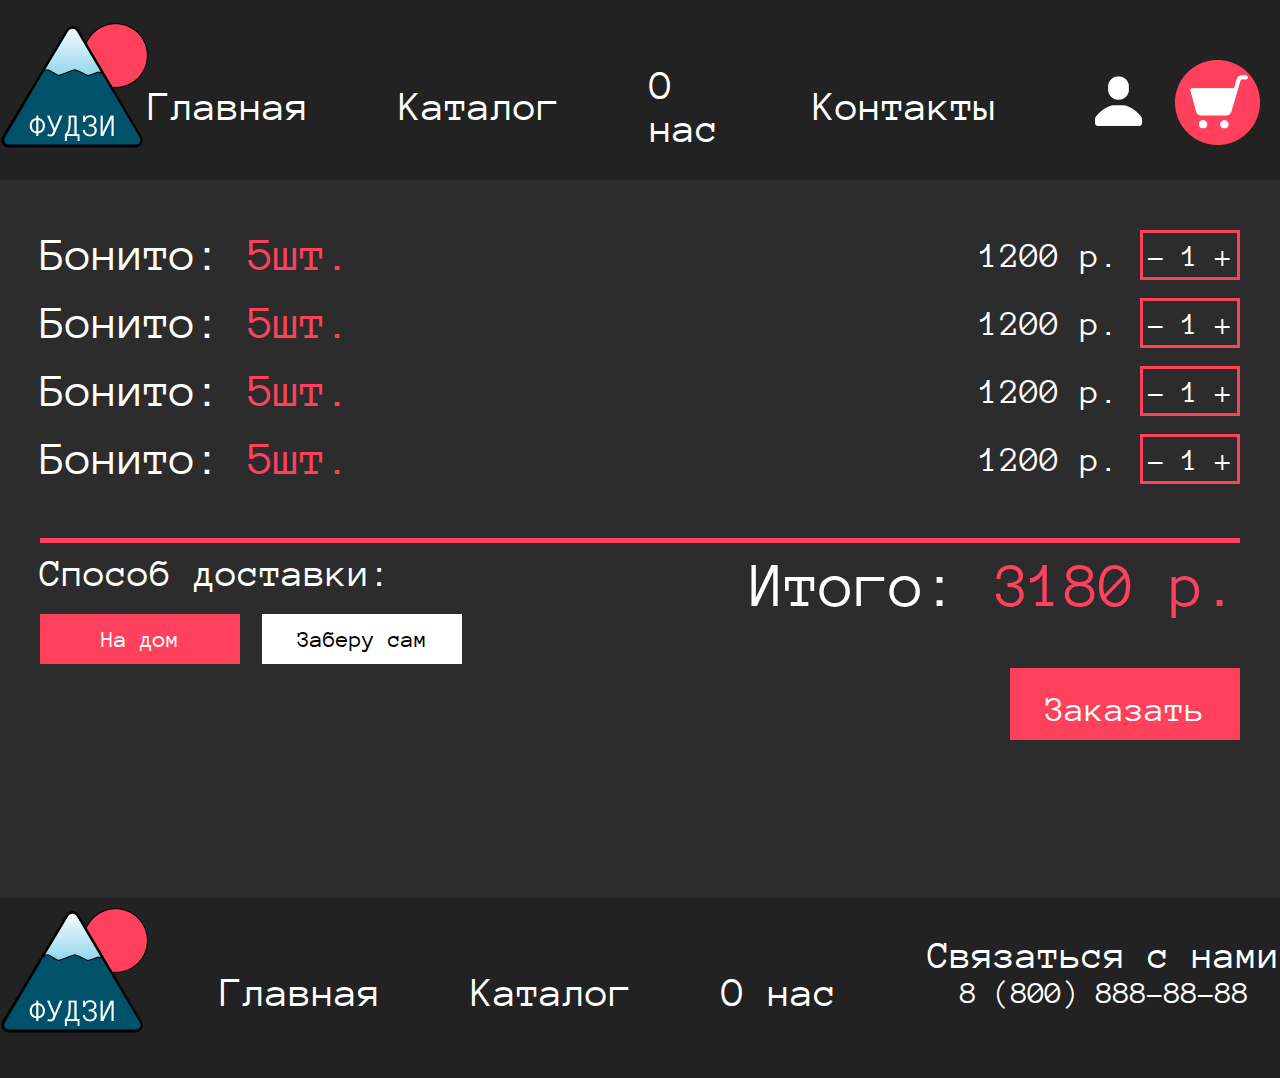
<file: cart.html>
<!DOCTYPE html>
<html lang="ru">

<head>
    <meta charset="UTF-8">
    <meta name="viewport" content="width=device-width, initial-scale=1.0">
    <title>Корзина</title>
    <link rel="stylesheet" href="assets/css/cart.css">
</head>

<body>
    <!-- header -->
    <header>
        <div class="header_inner container">
            <div class="logo"><img src="assets/img/header/logo.png" alt=""></div>
            <div class="header_nav">
                <input type="checkbox" id="burger">
                <label for="burger">
                    <span></span>
                </label>
                <div class="nav_menu">
                    <a href="index.html">Главная</a>
                    <a href="catalog.html">Каталог</a>
                    <a href="about.html">О нас</a>
                    <a href="contact.html">Контакты</a>
                    <div class="header_buttons">
                        <a href="#"><img src="assets/img/header/user.png" alt=""></a>
                        <a href="cart.html"><img src="assets/img/header/cart.png" alt=""></a>
                    </div>
                </div>
            </div>

        </div>
    </header>
    <!-- header -->
    <!-- cart -->

    <div class="cart">
        <div class="cart_inner container">
            <div class="cart_element">

                <div class="element">
                    <div class="element_title">Бонито: <span style="color: #ff415e;">5шт.</span> </div>
                    <div class="element_right">
                        <div class="price">1200 р.</div>
                        <div class="amount_btn">
                            <p>-</p>
                            <p>1</p>
                            <p>+</p>
                        </div>
                    </div>
                </div>
                <div class="element">
                    <div class="element_title">Бонито: <span style="color: #ff415e;">5шт.</span> </div>
                    <div class="element_right">
                        <div class="price">1200 р.</div>
                        <div class="amount_btn">
                            <p>-</p>
                            <p>1</p>
                            <p>+</p>
                        </div>
                    </div>
                </div>
                <div class="element">
                    <div class="element_title">Бонито: <span style="color: #ff415e;">5шт.</span> </div>
                    <div class="element_right">
                        <div class="price">1200 р.</div>
                        <div class="amount_btn">
                            <p>-</p>
                            <p>1</p>
                            <p>+</p>
                        </div>
                    </div>
                </div>
                <div class="element">
                    <div class="element_title">Бонито: <span style="color: #ff415e;">5шт.</span> </div>
                    <div class="element_right">
                        <div class="price">1200 р.</div>
                        <div class="amount_btn">
                            <p>-</p>
                            <p>1</p>
                            <p>+</p>
                        </div>
                    </div>
                </div>


            </div>
            <div class="border"></div>
            <div class="border_bot">
                <div class="border_bot_left">
                    <div class="deliv">Способ доставки:</div>
                    <div class="left_btns">
                        <div class="home_btn"><a href="#">На дом</a></div>
                        <div class="pickup_btn"><a href="#">Заберу сам</a></div>
                    </div>
                </div>
                <div class="border_bot_right">
                    <div class="itog">Итого: <span style="color: #ff415e;">3180 р.</span></div>
                    <div class="zakaz"><a href="#">Заказать</a></div>
                </div>
            </div>
        </div>
    </div>

    <!-- cart -->



    <!-- footer -->
    <div class="footer">
        <div class="footer_inner container">
            <div class="footer_logo"><img src="assets/img/header/logo.png" alt="">
            </div>
            <div class="footer_nav">
                <div class="nav_menu">
                    <a href="#">Главная</span></a>
                    <a href="#">Каталог</a>
                    <a href="#">О нас</a>
                </div>
            </div>
            <div class="footer_buttons">
                <p class="contact">Связаться с нами</p>
                <p class="phone">8 (800) 888-88-88</p>

            </div>
        </div>
    </div>
    <!-- footer -->
</body>

</html>
</file>
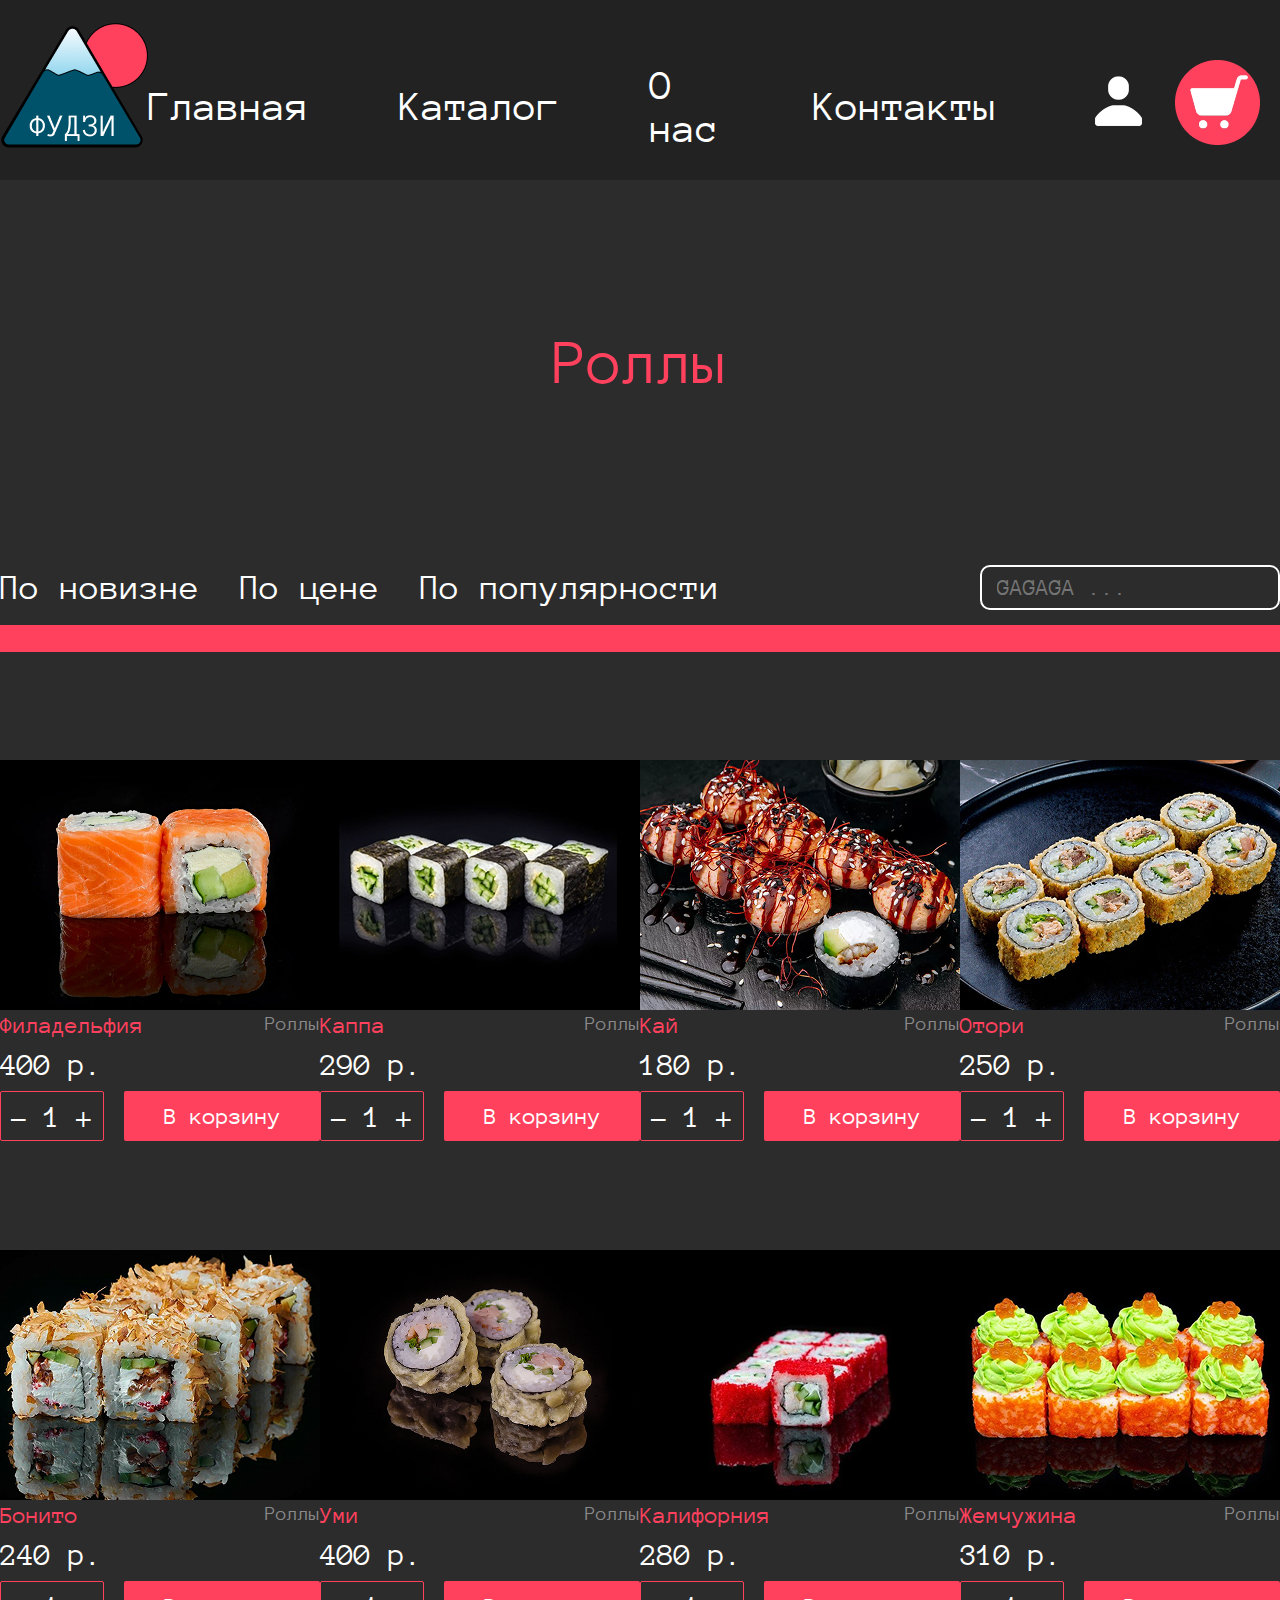
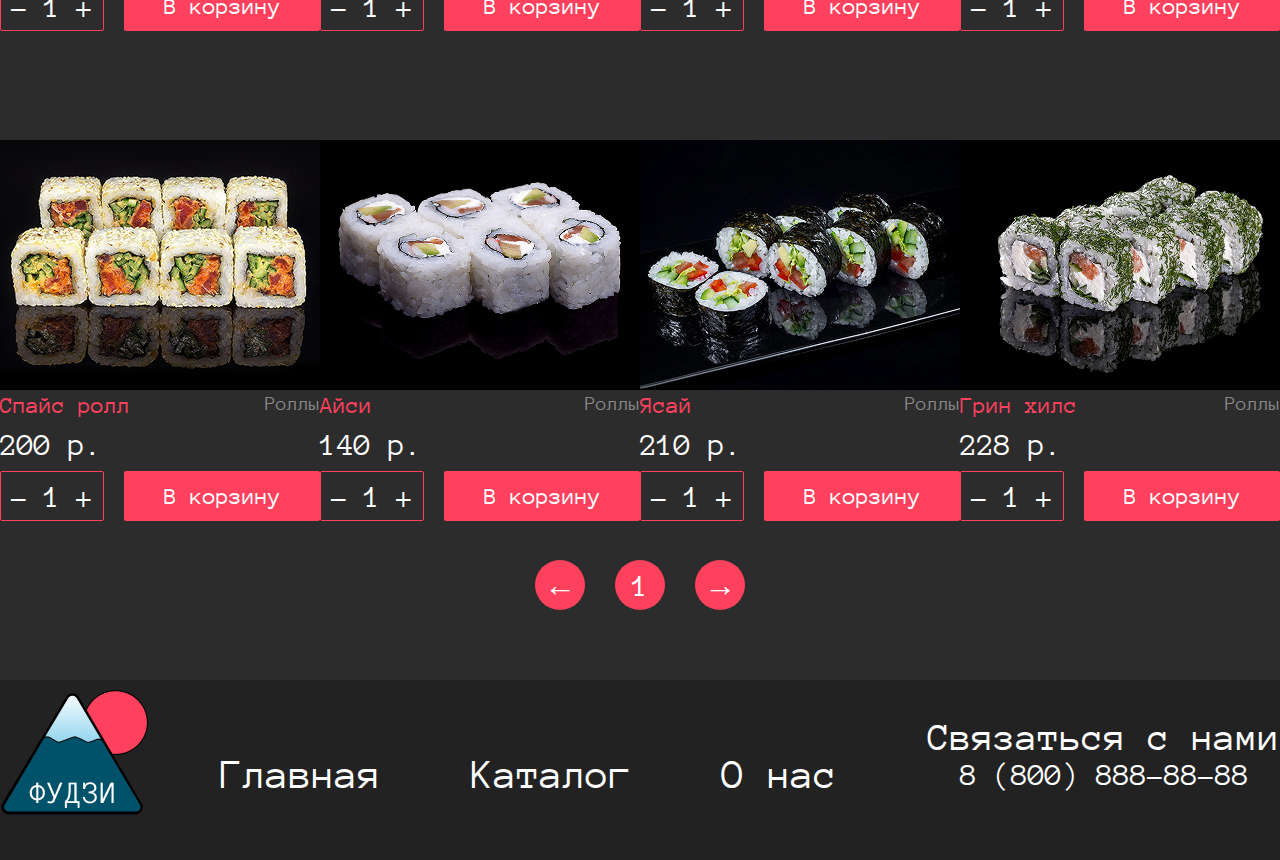
<file: catalog.html>
<!DOCTYPE html>
<html lang="ru">
<head>
    <meta charset="UTF-8">
    <meta name="viewport" content="width=device-width, initial-scale=1.0">
    <title>Фудзи</title>
    <link rel="stylesheet" href="assets/css/catalog.css">
    <link rel="shortcut icon" href="assets/img/header/logo.png" type="image/x-icon">
</head>
<body>
     <!-- header -->
     <header>
        <div class="header_inner container">
            <div class="logo"><img src="assets/img/header/logo.png" alt=""></div>
            <div class="header_nav">
                <input type="checkbox" id="burger">
                <label for="burger">
                    <span></span>
                </label>
                <div class="nav_menu">
                        <a href="index.html">Главная</a>
                    <a href="catalog.html">Каталог</a>
                    <a href="about.html">О нас</a>
                    <a href="contact.html">Контакты</a>
                    <div class="header_buttons">
                        <a href="login.html"><img src="assets/img/header/user.png" alt=""></a>
                        <a href="cart.html"><img src="assets/img/header/cart.png" alt=""></a>
                    </div>
                </div>
            </div>
            
        </div>
    </header>
    <!-- header -->
     <div class="catalog">
        <div class="catalog_title">Роллы</div>
        <div class="catalog_inner">
            <div class="bar"></div>
            <div class="catalog_filter container">
                <div class="left_filter">
                    <a href="#">По новизне</a>
                    <a href="#">По цене</a>
                    <a href="#">По популярности</a>
                </div>
                <div class="right_filter">
                    <input type="text" placeholder="GAGAGA ...">
                </div>
            </div>
            <div class="catalog_content container">
                <div class="catalog_card">
                    <div class="card_top"><a href="card.html"><img src="assets/img/catalog/card1.png" alt=""></a></div>
                    <div class="card_title">
                        <div class="title">Филадельфия</div>
                        <div class="sub_title">Роллы</div>
                    </div>
                    <div class="card_cost">400 р.</div>
                    <div class="card_cart">
                        <div class="card_add_btn"><p>-</p><p>1</p><p>+</p></div>
                        <div class="card_add_cart"><a href="#">В корзину</a></div>
                    </div>
                </div>
                <div class="catalog_card">
                    <div class="card_top"><img src="assets/img/catalog/kappa.png" alt=""></div>
                    <div class="card_title">
                        <div class="title">Каппа</div>
                        <div class="sub_title">Роллы</div>
                    </div>
                    <div class="card_cost">290 р.</div>
                    <div class="card_cart">
                        <div class="card_add_btn"><p>-</p><p>1</p><p>+</p></div>
                        <div class="card_add_cart"><a href="#">В корзину</a></div>
                    </div>
                </div>
                <div class="catalog_card">
                    <div class="card_top"><img src="assets/img/catalog/kai.png" alt=""></div>
                    <div class="card_title">
                        <div class="title">Кай</div>
                        <div class="sub_title">Роллы</div>
                    </div>
                    <div class="card_cost">180 р.</div>
                    <div class="card_cart">
                        <div class="card_add_btn"><p>-</p><p>1</p><p>+</p></div>
                        <div class="card_add_cart"><a href="#">В корзину</a></div>
                    </div>
                </div>
                <div class="catalog_card">
                    <div class="card_top"><img src="assets/img/catalog/otori.png" alt=""></div>
                    <div class="card_title">
                        <div class="title">Отори</div>
                        <div class="sub_title">Роллы</div>
                    </div>
                    <div class="card_cost">250 р.</div>
                    <div class="card_cart">
                        <div class="card_add_btn"><p>-</p><p>1</p><p>+</p></div>
                        <div class="card_add_cart"><a href="#">В корзину</a></div>
                    </div>
                </div>
                <div class="catalog_card">
                    <div class="card_top"><img src="assets/img/catalog/bonito.png" alt=""></div>
                    <div class="card_title">
                        <div class="title">Бонито</div>
                        <div class="sub_title">Роллы</div>
                    </div>
                    <div class="card_cost">240 р.</div>
                    <div class="card_cart">
                        <div class="card_add_btn"><p>-</p><p>1</p><p>+</p></div>
                        <div class="card_add_cart"><a href="#">В корзину</a></div>
                    </div>
                </div>
                <div class="catalog_card">
                    <div class="card_top"><img src="assets/img/catalog/umi.png" alt=""></div>
                    <div class="card_title">
                        <div class="title">Уми</div>
                        <div class="sub_title">Роллы</div>
                    </div>
                    <div class="card_cost">400 р.</div>
                    <div class="card_cart">
                        <div class="card_add_btn"><p>-</p><p>1</p><p>+</p></div>
                        <div class="card_add_cart"><a href="#">В корзину</a></div>
                    </div>
                </div>
                <div class="catalog_card">
                    <div class="card_top"><img src="assets/img/catalog/kalifornia.png" alt=""></div>
                    <div class="card_title">
                        <div class="title">Калифорния</div>
                        <div class="sub_title">Роллы</div>
                    </div>
                    <div class="card_cost">280 р.</div>
                    <div class="card_cart">
                        <div class="card_add_btn"><p>-</p><p>1</p><p>+</p></div>
                        <div class="card_add_cart"><a href="#">В корзину</a></div>
                    </div>
                </div>
                <div class="catalog_card">
                    <div class="card_top"><img src="assets/img/catalog/pearle.png" alt=""></div>
                    <div class="card_title">
                        <div class="title">Жемчужина</div>
                        <div class="sub_title">Роллы</div>
                    </div>
                    <div class="card_cost">310 р.</div>
                    <div class="card_cart">
                        <div class="card_add_btn"><p>-</p><p>1</p><p>+</p></div>
                        <div class="card_add_cart"><a href="#">В корзину</a></div>
                    </div>
                </div>
                <div class="catalog_card">
                    <div class="card_top"><img src="assets/img/catalog/spice_roll.png" alt=""></div>
                    <div class="card_title">
                        <div class="title">Спайс ролл</div>
                        <div class="sub_title">Роллы</div>
                    </div>
                    <div class="card_cost">200 р.</div>
                    <div class="card_cart">
                        <div class="card_add_btn"><p>-</p><p>1</p><p>+</p></div>
                        <div class="card_add_cart"><a href="#">В корзину</a></div>
                    </div>
                </div>
                <div class="catalog_card">
                    <div class="card_top"><img src="assets/img/catalog/icy.png" alt=""></div>
                    <div class="card_title">
                        <div class="title">Айси</div>
                        <div class="sub_title">Роллы</div>
                    </div>
                    <div class="card_cost">140 р.</div>
                    <div class="card_cart">
                        <div class="card_add_btn"><p>-</p><p>1</p><p>+</p></div>
                        <div class="card_add_cart"><a href="#">В корзину</a></div>
                    </div>
                </div>
                <div class="catalog_card">
                    <div class="card_top"><img src="assets/img/catalog/yasay.png" alt=""></div>
                    <div class="card_title">
                        <div class="title">Ясай</div>
                        <div class="sub_title">Роллы</div>
                    </div>
                    <div class="card_cost">210 р.</div>
                    <div class="card_cart">
                        <div class="card_add_btn"><p>-</p><p>1</p><p>+</p></div>
                        <div class="card_add_cart"><a href="#">В корзину</a></div>
                    </div>
                </div>
                <div class="catalog_card">
                    <div class="card_top"><img src="assets/img/catalog/green_hills.png" alt=""></div>
                    <div class="card_title">
                        <div class="title">Грин хилс</div>
                        <div class="sub_title">Роллы</div>
                    </div>
                    <div class="card_cost">228 р.</div>
                    <div class="card_cart">
                        <div class="card_add_btn"><p>-</p><p>1</p><p>+</p></div>
                        <div class="card_add_cart"><a href="#">В корзину</a></div>
                    </div>
                </div>
            </div>
        </div>
        <div class="pagination">
            <div class="pagination_btn"><a href="#">←</a></div>
            <div class="pagination_btn"><a href="#">1</a></div>
            <div class="pagination_btn"><a href="#">→</a></div>
        </div>
     </div>
     <!-- footer -->
     <div class="footer">
        <div class="footer_inner container">
            <div class="footer_logo"><img src="assets/img/header/logo.png" alt="">
             </div>
            <div class="footer_nav">
                <div class="nav_menu">
                    <a href="#">Главная</span></a>
                    <a href="#">Каталог</a>
                    <a href="#">О нас</a>
                </div>
            </div>
            <div class="footer_buttons">
                <p class="contact">Связаться с нами</p>
                <p class="phone">8 (800) 888-88-88</p>
    
            </div>
        </div>
     </div>
     <!-- footer -->
</body>
</html>
</file>
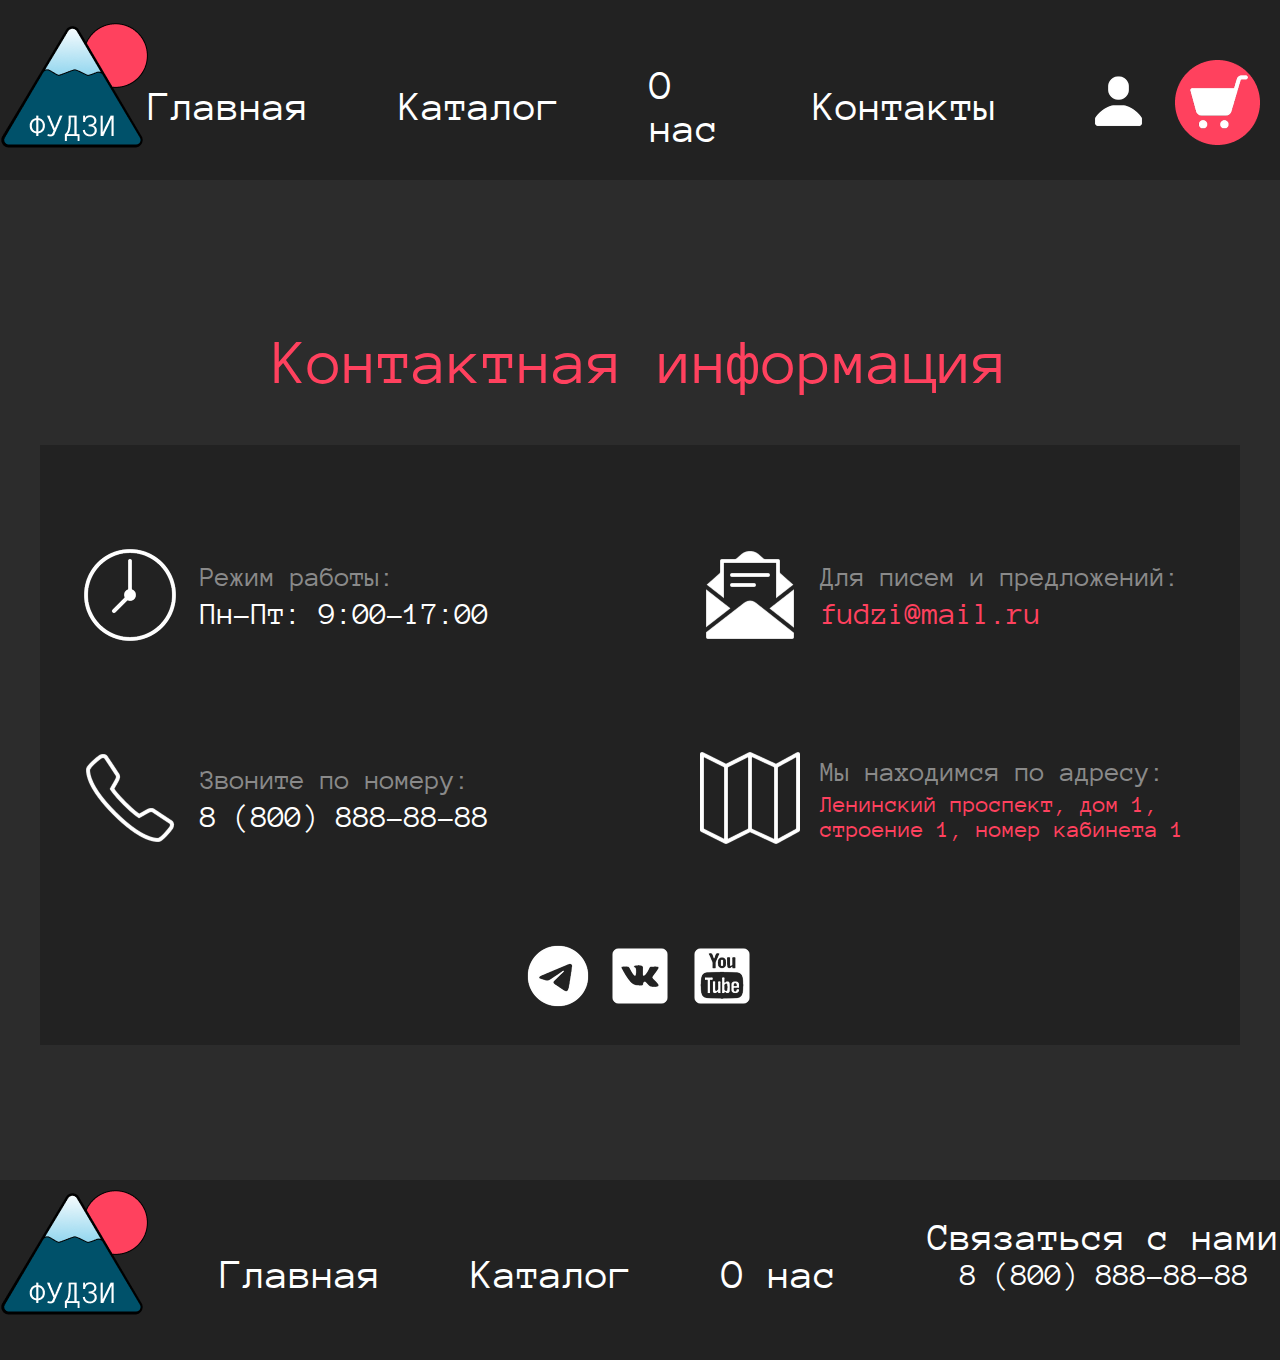
<file: contact.html>
<!DOCTYPE html>
<html lang="ru">

<head>
    <meta charset="UTF-8">
    <meta name="viewport" content="width=device-width, initial-scale=1.0">
    <title>Контакты</title>
    <link rel="stylesheet" href="assets/css/contact.css">
</head>

<body>
    <!-- header -->
    <header>
        <div class="header_inner container">
            <div class="logo"><img src="assets/img/header/logo.png" alt=""></div>
            <div class="header_nav">
                <input type="checkbox" id="burger">
                <label for="burger">
                    <span></span>
                </label>
                <div class="nav_menu">
                    <a href="index.html">Главная</a>
                    <a href="catalog.html">Каталог</a>
                    <a href="about.html">О нас</a>
                    <a href="contact.html">Контакты</a>
                    <div class="header_buttons">
                        <a href="login.html"><img src="assets/img/header/user.png" alt=""></a>
                        <a href="cart.html"><img src="assets/img/header/cart.png" alt=""></a>
                    </div>
                </div>
            </div>

        </div>
    </header>
    <!-- header -->
    <!-- contact -->

    <div class="contact_page">
        <div class="contact_title">Контактная информация</div>
        <div class="contact_inner container">
            <div class="contact_card">
                <div class="card_top">
                    <div class="card_element">
                        <div class="element_left">
                            <img src="assets/img/contact/clock.png" alt="">
                        </div>
                        <div class="element_right">
                            <div class="working_time">Режим работы:</div>
                            <div class="time">Пн-Пт: 9:00-17:00</div>
                        </div>
                    </div>
                    <div class="card_element">
                        <div class="element_left">
                            <img src="assets/img/contact/message.png" alt="">
                        </div>
                        <div class="element_right">
                            <div class="for_mess">Для писем и предложений:</div>
                            <a class="mail" href="#">fudzi@mail.ru</a>
                        </div>
                    </div>
                    <div class="card_element">
                        <div class="element_left">
                            <img src="assets/img/contact/phone.png" alt="">
                        </div>
                        <div class="element_right">
                            <div class="call">Звоните по номеру:</div>
                            <div class="phone_">8 (800) 888-88-88</div>
                        </div>
                    </div>
                    <div class="card_element">
                        <div class="element_left">
                            <img src="assets/img/contact/map.png" alt="">
                        </div>
                        <div class="element_right">
                            <div class="our_address">Мы находимся по адресу:</div>
                            <div class="address">Ленинский проспект, дом 1, строение 1, номер кабинета 1</div>
                        </div>
                    </div>
                </div>
                <div class="card_bot"><img src="assets/img/contact/social.png" alt=""></div>
            </div>
        </div>
    </div>


    <!-- contact -->
    <!-- footer -->
    <div class="footer">
        <div class="footer_inner container">
            <div class="footer_logo"><img src="assets/img/header/logo.png" alt="">
            </div>
            <div class="footer_nav">
                <div class="nav_menu">
                    <a href="#">Главная</span></a>
                    <a href="#">Каталог</a>
                    <a href="#">О нас</a>
                </div>
            </div>
            <div class="footer_buttons">
                <p class="contact">Связаться с нами</p>
                <p class="phone">8 (800) 888-88-88</p>

            </div>
        </div>
    </div>
    <!-- footer -->
</body>

</html>
</file>
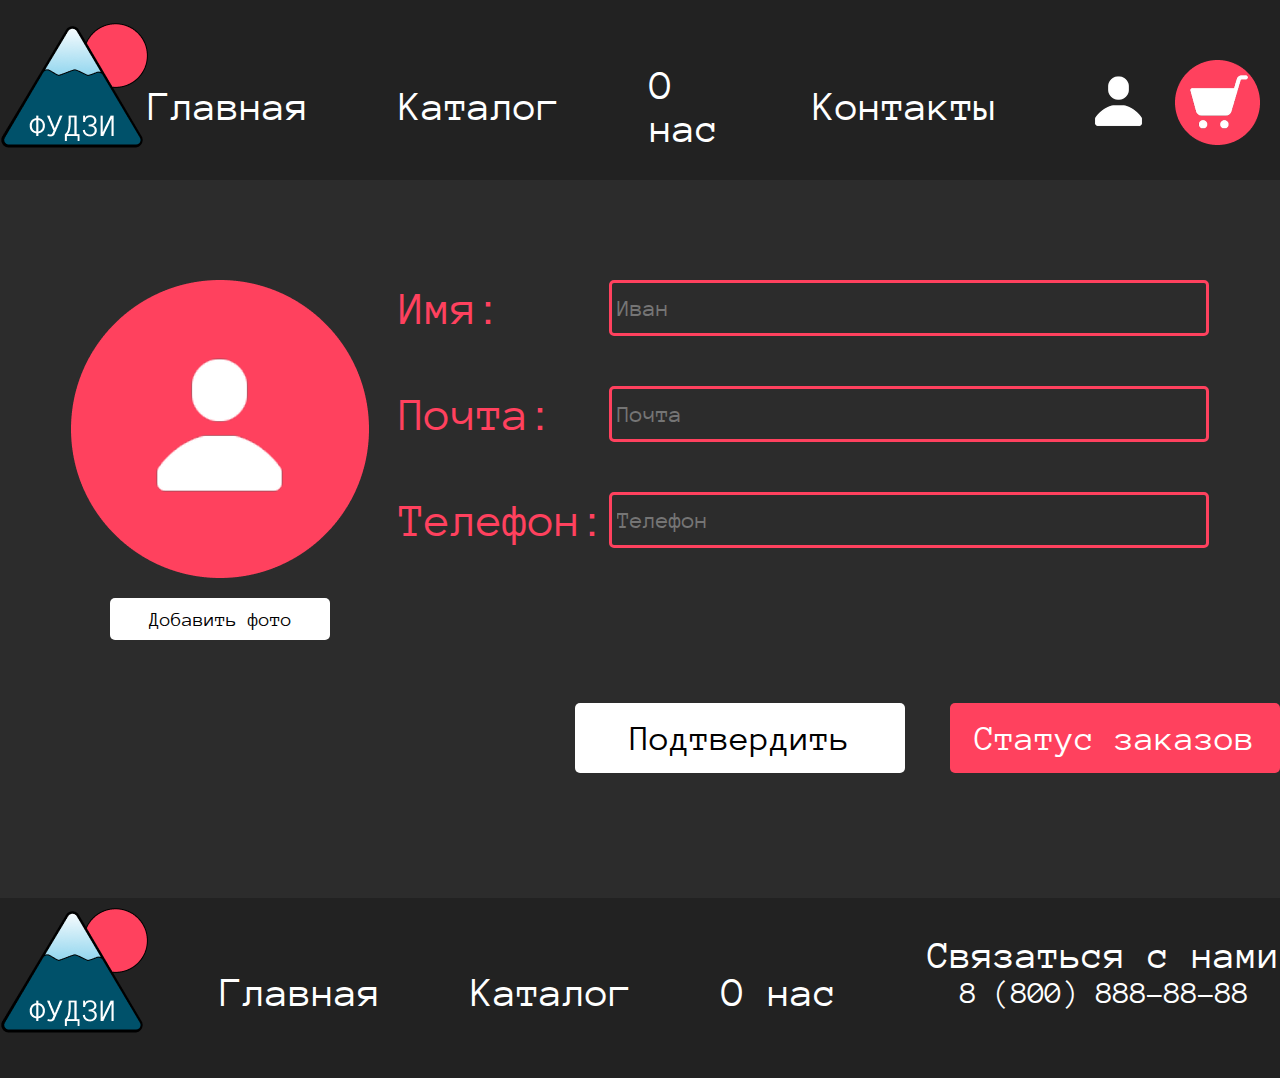
<file: edit.html>
<!DOCTYPE html>
<html lang="ru">

<head>
    <meta charset="UTF-8">
    <meta name="viewport" content="width=device-width, initial-scale=1.0">
    <title>Регистрация</title>
    <link rel="stylesheet" href="assets/css/edit.css">
</head>

<body>
    <!-- header -->
    <header>
        <div class="header_inner container">
            <div class="logo"><img src="assets/img/header/logo.png" alt=""></div>
            <div class="header_nav">
                <input type="checkbox" id="burger">
                <label for="burger">
                    <span></span>
                </label>
                <div class="nav_menu">
                    <a href="index.html">Главная</a>
                    <a href="catalog.html">Каталог</a>
                    <a href="about.html">О нас</a>
                    <a href="contact.html">Контакты</a>
                    <div class="header_buttons">
                        <a href="login.html"><img src="assets/img/header/user.png" alt=""></a>
                        <a href="cart.html"><img src="assets/img/header/cart.png" alt=""></a>
                    </div>
                </div>
            </div>

        </div>
    </header>
    <!-- header -->

    <!-- user -->

    <div class="user">
        <div class="user_inner container">
            <div class="user_card">
                <div class="card_left">
                    <img src="assets/img/user/avatar.png" alt="">
                    <div class="edit_avatar"><a href="#">Добавить фото</a></div>
                </div>
                <div class="card_right">
                    <div class="user_info">
                        <div class="input1_">
                            <p>Имя: </p>
                            <input type="text" placeholder="Иван">
                        </div>
                        <div class="input2_">
                            <p>Почта: </p>
                            <input type="email" placeholder="Почта">
                        </div>
                        <div class="input3_">
                            <p>Телефон: </p>
                            <input type="phone" placeholder="Телефон">
                        </div>
                    </div>

                </div>
                
            </div>
            
        </div>
        <div class="user_btn">
            <div class="user_edit"><a href="user.html">Подтвердить</a></div>
            <div class="status"><a href="#">Статус заказов</a></div>
        </div>
    </div>






    <!-- user -->


    <!-- footer -->
    <div class="footer">
        <div class="footer_inner container">
            <div class="footer_logo"><img src="assets/img/header/logo.png" alt="">
            </div>
            <div class="footer_nav">
                <div class="nav_menu">
                    <a href="#">Главная</span></a>
                    <a href="#">Каталог</a>
                    <a href="#">О нас</a>
                </div>
            </div>
            <div class="footer_buttons">
                <p class="contact">Связаться с нами</p>
                <p class="phone">8 (800) 888-88-88</p>

            </div>
        </div>
    </div>
    <!-- footer -->
</body>
</file>
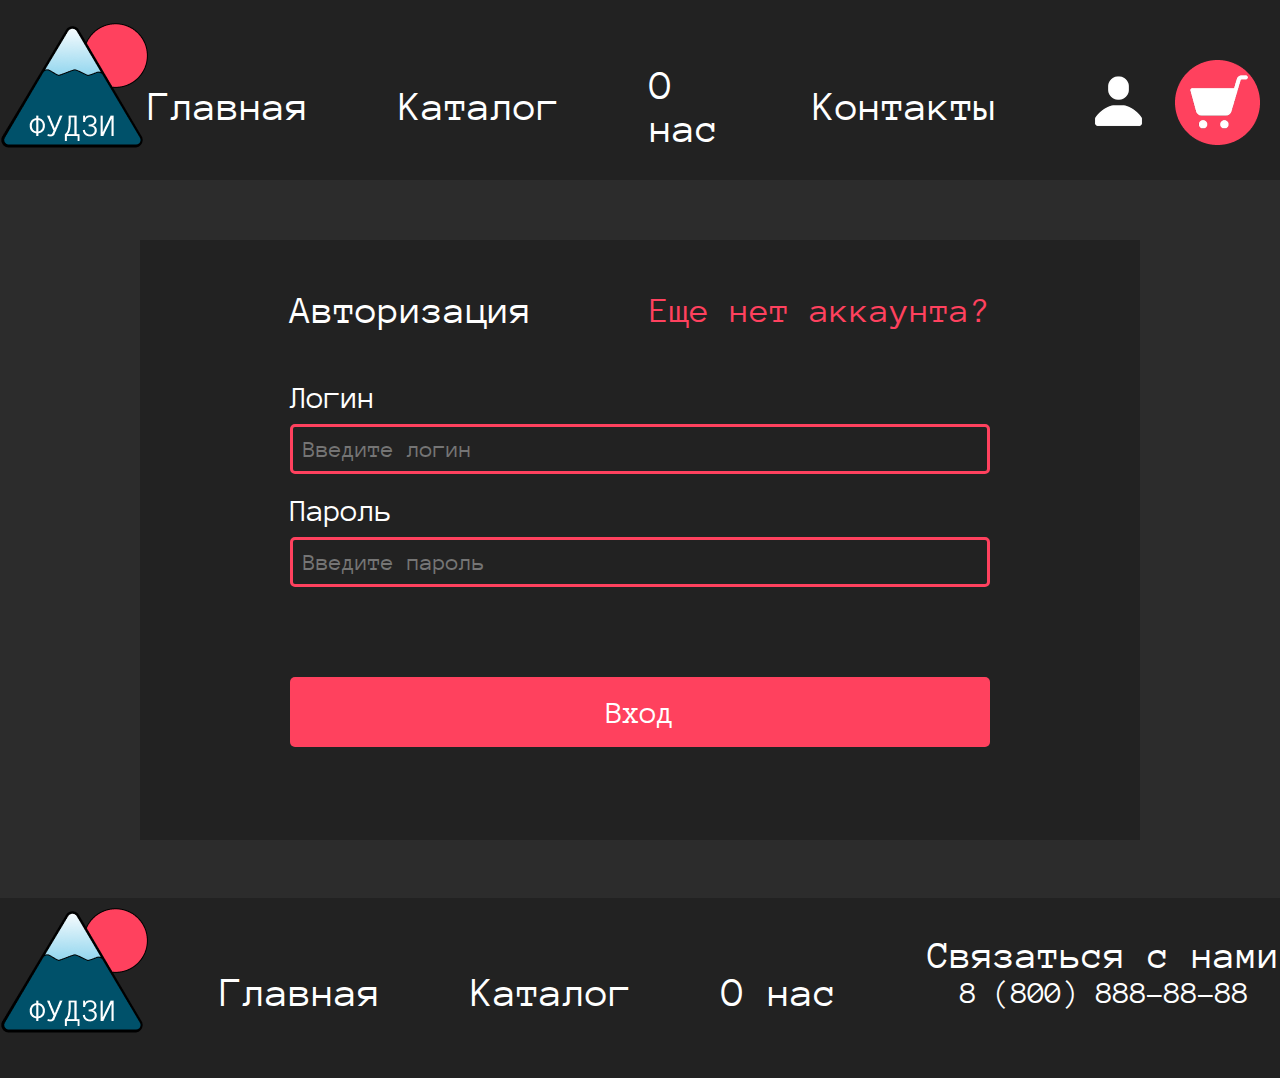
<file: login.html>
<!DOCTYPE html>
<html lang="ru">

<head>
    <meta charset="UTF-8">
    <meta name="viewport" content="width=device-width, initial-scale=1.0">
    <title>Логин</title>
    <link rel="stylesheet" href="assets/css/login.css">
</head>

<body>
    <!-- header -->
    <header>
        <div class="header_inner container">
            <div class="logo"><img src="assets/img/header/logo.png" alt=""></div>
            <div class="header_nav">
                <input type="checkbox" id="burger">
                <label for="burger">
                    <span></span>
                </label>
                <div class="nav_menu">
                    <a href="index.html">Главная</a>
                    <a href="catalog.html">Каталог</a>
                    <a href="about.html">О нас</a>
                    <a href="contact.html">Контакты</a>
                    <div class="header_buttons">
                        <a href="login.html"><img src="assets/img/header/user.png" alt=""></a>
                        <a href="cart.html"><img src="assets/img/header/cart.png" alt=""></a>
                    </div>
                </div>
            </div>

        </div>
    </header>
    <!-- header -->


<!-- login -->
<div class="login">
    <div class="login_inner container">
        <div class="login_card">
            <div class="card_title">
                <div class="auth">Авторизация</div>
                <a class="not_reg" href="reg.html">Еще нет аккаунта?</a>
            </div>
            <div class="card_inputs">
                <div class="login_input">
                    <div class="login_title">Логин</div>
                    <input type="text" placeholder="Введите логин">
                </div>
                <div class="password_input">
                    <div class="password_title">Пароль</div>
                    <input type="text" placeholder="Введите пароль">
                </div>
                
                <div class="login_btn">
                    <a href="user.html">Вход</a>
                </div>
            </div>
        </div>
    </div>
</div>






 <!-- login -->



    <!-- footer -->
    <div class="footer">
        <div class="footer_inner container">
            <div class="footer_logo"><img src="assets/img/header/logo.png" alt="">
            </div>
            <div class="footer_nav">
                <div class="nav_menu">
                    <a href="#">Главная</span></a>
                    <a href="#">Каталог</a>
                    <a href="#">О нас</a>
                </div>
            </div>
            <div class="footer_buttons">
                <p class="contact">Связаться с нами</p>
                <p class="phone">8 (800) 888-88-88</p>

            </div>
        </div>
    </div>
    <!-- footer -->
</body>
</file>
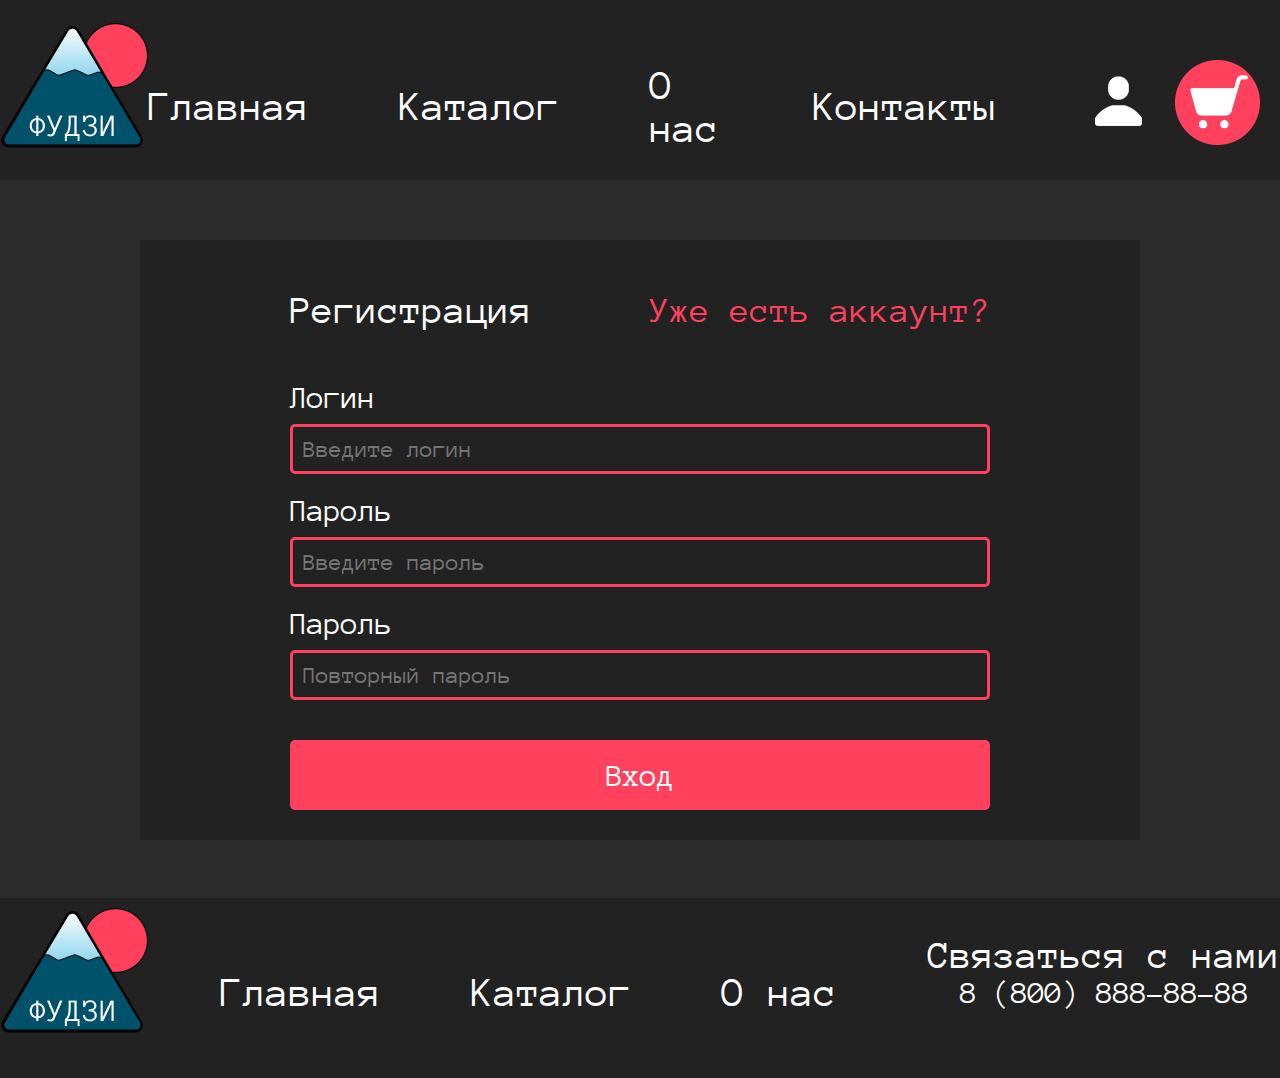
<file: reg.html>
<!DOCTYPE html>
<html lang="ru">

<head>
    <meta charset="UTF-8">
    <meta name="viewport" content="width=device-width, initial-scale=1.0">
    <title>Регистрация</title>
    <link rel="stylesheet" href="assets/css/reg.css">
</head>

<body>
    <!-- header -->
    <header>
        <div class="header_inner container">
            <div class="logo"><img src="assets/img/header/logo.png" alt=""></div>
            <div class="header_nav">
                <input type="checkbox" id="burger">
                <label for="burger">
                    <span></span>
                </label>
                <div class="nav_menu">
                    <a href="index.html">Главная</a>
                    <a href="catalog.html">Каталог</a>
                    <a href="about.html">О нас</a>
                    <a href="contact.html">Контакты</a>
                    <div class="header_buttons">
                        <a href="login.html"><img src="assets/img/header/user.png" alt=""></a>
                        <a href="cart.html"><img src="assets/img/header/cart.png" alt=""></a>
                    </div>
                </div>
            </div>

        </div>
    </header>
    <!-- header -->


    <!-- reg -->
    <div class="login">
        <div class="login_inner container">
            <div class="login_card">
                <div class="card_title">
                    <div class="auth">Регистрация</div>
                    <a class="not_reg" href="login.html">Уже есть аккаунт?</a>
                </div>
                <div class="card_inputs">
                    <div class="login_input">
                        <div class="login_title">Логин</div>
                        <input type="text" placeholder="Введите логин">
                    </div>
                    <div class="password_input">
                        <div class="password_title">Пароль</div>
                        <input type="text" placeholder="Введите пароль">
                    </div>
                    <div class="password_input">
                        <div class="password_title">Пароль</div>
                        <input type="text" placeholder="Повторный пароль">
                    </div>

                    <div class="login_btn">
                        <a href="admin.html">Вход</a>
                    </div>
                </div>
            </div>
        </div>
    </div>






    <!-- reg -->



    <!-- footer -->
    <div class="footer">
        <div class="footer_inner container">
            <div class="footer_logo"><img src="assets/img/header/logo.png" alt="">
            </div>
            <div class="footer_nav">
                <div class="nav_menu">
                    <a href="#">Главная</span></a>
                    <a href="#">Каталог</a>
                    <a href="#">О нас</a>
                </div>
            </div>
            <div class="footer_buttons">
                <p class="contact">Связаться с нами</p>
                <p class="phone">8 (800) 888-88-88</p>

            </div>
        </div>
    </div>
    <!-- footer -->
</body>
</file>
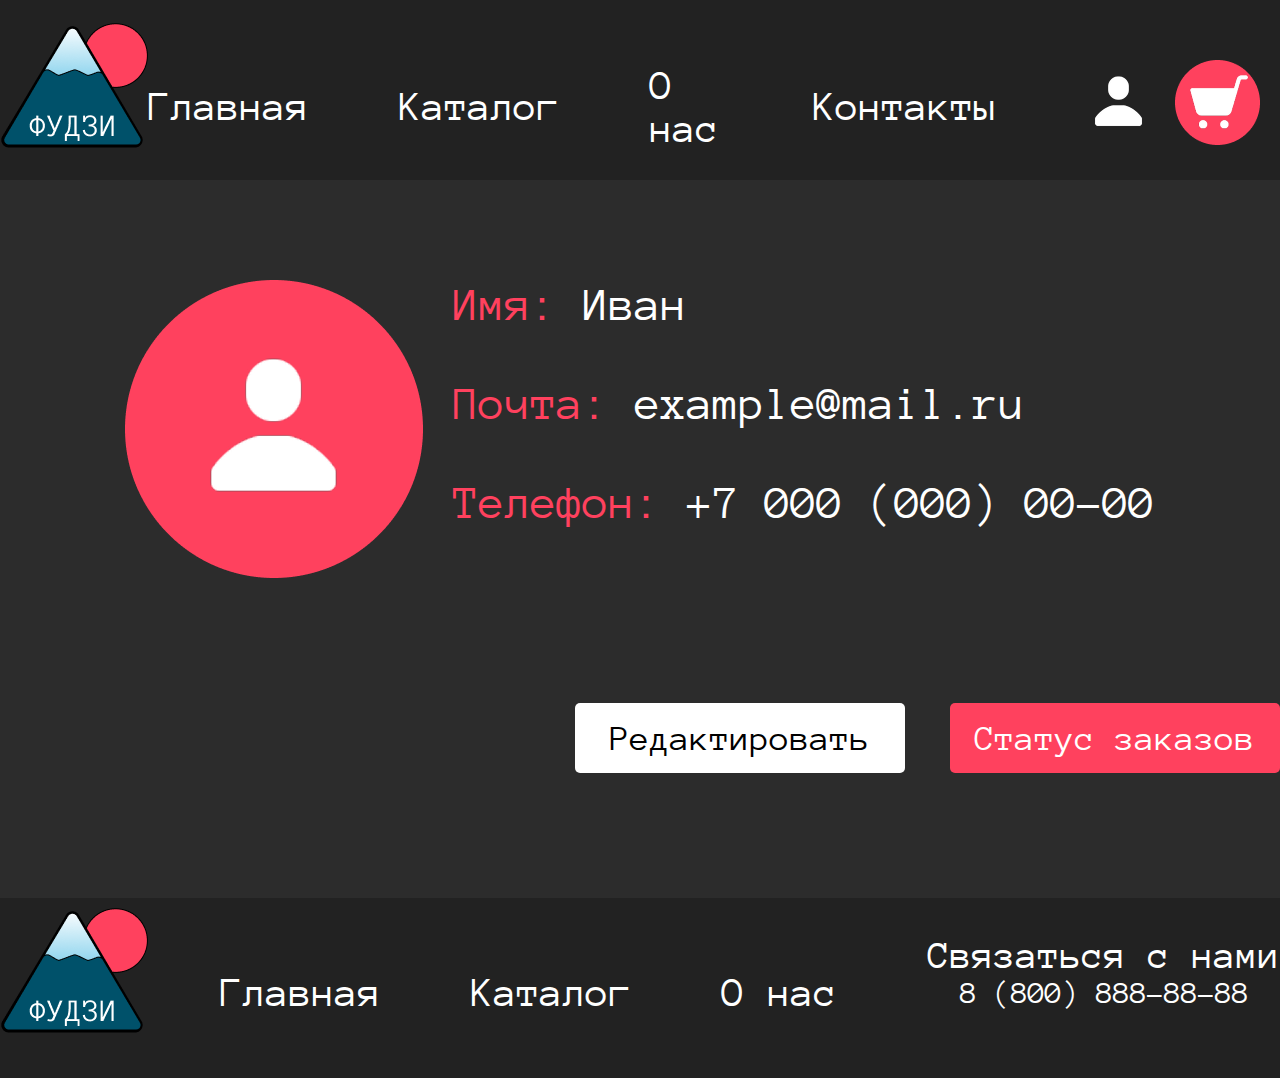
<file: user.html>
<!DOCTYPE html>
<html lang="ru">

<head>
    <meta charset="UTF-8">
    <meta name="viewport" content="width=device-width, initial-scale=1.0">
    <title>Регистрация</title>
    <link rel="stylesheet" href="assets/css/user.css">
</head>

<body>
    <!-- header -->
    <header>
        <div class="header_inner container">
            <div class="logo"><img src="assets/img/header/logo.png" alt=""></div>
            <div class="header_nav">
                <input type="checkbox" id="burger">
                <label for="burger">
                    <span></span>
                </label>
                <div class="nav_menu">
                    <a href="index.html">Главная</a>
                    <a href="catalog.html">Каталог</a>
                    <a href="about.html">О нас</a>
                    <a href="contact.html">Контакты</a>
                    <div class="header_buttons">
                        <a href="login.html"><img src="assets/img/header/user.png" alt=""></a>
                        <a href="cart.html"><img src="assets/img/header/cart.png" alt=""></a>
                    </div>
                </div>
            </div>

        </div>
    </header>
    <!-- header -->

    <!-- user -->

    <div class="user">
        <div class="user_inner container">
            <div class="user_card">
                <div class="card_left"><img src="assets/img/user/avatar.png" alt=""></div>
                <div class="card_right">
                    <div class="user_info">
                        <p><span style="color: #ff415e;">Имя: </span>Иван</p>
                        <p><span style="color: #ff415e;">Почта: </span>example@mail.ru</p>
                        <p><span style="color: #ff415e;">Телефон: </span>+7 000 (000) 00-00</p>
                    </div>

                </div>
                
            </div>
            
        </div>
        <div class="user_btn">
            <div class="user_edit"><a href="edit.html">Редактировать</a></div>
            <div class="status"><a href="#">Статус заказов</a></div>
        </div>
    </div>






    <!-- user -->


    <!-- footer -->
    <div class="footer">
        <div class="footer_inner container">
            <div class="footer_logo"><img src="assets/img/header/logo.png" alt="">
            </div>
            <div class="footer_nav">
                <div class="nav_menu">
                    <a href="#">Главная</span></a>
                    <a href="#">Каталог</a>
                    <a href="#">О нас</a>
                </div>
            </div>
            <div class="footer_buttons">
                <p class="contact">Связаться с нами</p>
                <p class="phone">8 (800) 888-88-88</p>

            </div>
        </div>
    </div>
    <!-- footer -->
</body>
</file>
<file: assets/css/style.css>
* {
    margin: 0;
    padding: 0;
    box-sizing: border-box;
    list-style: none;
    text-decoration: none;
}

body {
    font-family: "Inter", sans-serif;
    background-color: #181818;
}

.container {
    max-width: 1120px;
    margin: 0 auto;
}

/* header */

.header {
    padding: 20px 0px;
    border-bottom: 1px solid white;
    margin-bottom: 100px;
}

.header__inner {
    display: flex;
    justify-content: space-between;
    align-items: center;
}

.header__left {
    display: flex;
    gap: 50px;
}

.group-btn {
    display: flex;
    gap: 16px;
}

.btn-start,
.btn-sign {
    padding: 7px 11px;
    font-weight: 700;
    font-size: 12px;
    line-height: 16px;
    border-radius: 4px;
    color: white;
    box-shadow: 0px 2px 0px 0px #0000000B;
}

.btn-start {
    background-color: #24B47E;
}

.dropbtn {
    color: white;
    line-height: 20px;
    border: none;
    cursor: pointer;
    font-size: 16px;
    font-weight: 500;
    background-color: #181818;
}

.dropdown {
    position: relative;
    display: inline-block;
}

.dropdown a {
    color: white;
    font-weight: 400;
    font-style: 14px;
}

.dropdown+.dropdown {
    margin-left: 50px;
}

.dropdown-content {
    display: none;
    position: absolute;
    background-color: #000000;
    min-width: 120px;
    z-index: 1;
}

.dropdown-content a {
    color: rgb(255, 255, 255);
    padding: 12px 16px;
    text-decoration: none;
    display: block;
}

.dropdown-content a:hover {
    background-color: #313131;
}

.show {
    display: block;
}

/* end-header */


/* banner */

.banner {
    margin-bottom: 100px;
}

.banner__inner {
    display: flex;
    justify-content: space-between;
    align-items: start;
}


.up-title {
    display: flex;
    gap: 12px;
    font-size: 18px;
    line-height: 28px;
    color: white;
    margin-bottom: 28px;
}

.banner__title {
    font-weight: 700;
    font-size: 48px;
    line-height: 57.6px;
    color: white;
    margin-bottom: 52px;
}

.banner__text {
    max-width: 467px;
    line-height: 28px;
    color: #E0E0E0;
    margin-bottom: 64px;
}

.banner__text+.banner__text {
    margin-top: 16px;
}

.banner-btn {
    font-weight: 400;
    padding: 9px 17px;
}

/* end-banner */



/* plus */

.plus {
    margin-bottom: 200px;
}

.plus__inner {
    display: flex;
    justify-content: space-between;
    align-items: start;
}

.plus__icons {
    display: flex;
    align-items: center;
    gap: 13px;
    margin-bottom: 16px;
}


.plus__text {
    font-size: 18px;
    color: white;
    line-height: 28px;
    max-width: 280px;
}

.plus__text+.plus__text {
    margin-top: 20px;
}

/* end-plus */


/* media */

.media {
    margin-bottom: 150px;
}

.media__inner {
    display: flex;
    justify-content: space-between;
    align-items: start;
}

.media__title {
    font-size: 48px;
    line-height: 57.6px;
    color: white;
    margin-bottom: 16px;
}

.media__subtitle1 {
    font-size: 18px;
    line-height: 28px;
    font-weight: 400;
    color: #E0E0E0;
    margin-bottom: 16px;
}

.media__subtitle2 {
    font-size: 14px;
    font-weight: 400;
    line-height: 28px;
    color: #E0E0E0;
    margin-bottom: 64px;
}

.menu-media {
    display: flex;
    gap: 12px;
    margin-bottom: 16px;
}

.media-link {
    padding: 7px 11px;
    box-shadow: 0px 2px 0px 0px #0000000B;
    color: #666666;
    border-radius: 4px;
    font-size: 11px;
}

.media-link__active {
    color: #FFFFFF;
    background: #2A2A2A;
}

.right__text {
    font-size: 18px;
    line-height: 28px;
    color: #FFFFFF;
    margin-bottom: 16px;
}

.right__text-reg {
    margin-bottom: 48px;
    font-weight: 400;
    font-size: 16px;
    line-height: 24px;
    color: #E0E0E0;
}

.right__block {
    padding: 20px;
    background-color: #1F1F1F;
    color: white;
    border-radius: 4px;
    width: 373px;
}

.right__block-title {
    font-weight: 400;
    font-size: 16px;
    line-height: 24px;
    margin-bottom: 4px;
}

.right__block-text {
    font-weight: 400;
    font-size: 13px;
    line-height: 20px;
    margin-bottom: 13px;
}

.right__block-bott {
    font-weight: 400;
    font-size: 1px;
    line-height: 20px;
}

.right__block-second {
    padding: 20px;
    border-bottom: 1px solid #2A2A2A;
    color: #E0E0E0;
}

.deploy>img {
    margin-top: 12px;
}

/* end-media */

/* accordion */
.faq {
    margin-bottom: 150px;
}

.faq_title {
    font-size: 36px;
    font-weight: 300;
    color: white;
    margin-bottom: 40px;
    padding: 20px;
}

.faq_sub_text {
    font-size: 14px;
    color: #e0e0e0;
    width: 425px;
    padding-top: 20px;
}

.faq_text {
    font-size: 14px;
    color: #e0e0e0;
    width: 1050px;
    padding-top: 40px;
    line-height: 20px;
}

.active,
.accordion:hover {
    background-color: #101010;
    cursor: pointer;
}

.panel {
    padding: 0 18px;
    display: none;
    background-color: #181818;
    color: #e0e0e0;
    overflow: hidden;
    font-size: 14px;
}

.list {
    display: flex;
    flex-direction: column;
    row-gap: 30px;
}

.accordion {
    text-align: left;
    color: #e0e0e0;
    height: 28px;
    background-color: #181818;
    border: none;
    font-size: 14px;
}

.list_btn {
    display: flex;
    align-items: center;
    justify-content: space-between;
    gap: 5px;
    width: 205px;
    height: 36px;
    background-color: #2a2a2a;
    padding: 10px 15px;
    margin-top: 30px;
}

.acc_btn {
    display: flex;
    justify-content: space-between;
    padding: 20px;
}

.arrow {
    color: white;
    font-size: 16px;
    font-weight: 600;
}

.arrow:hover {
    cursor: pointer;
}

.acc_btn:hover {
    background-color: #101010;
}

/* end-accordion */
/* slider */

.slider {
    margin-bottom: 100px;
    background-color: #000000;
    padding: 40px 0;
}

.slider__title {
    font-weight: 700;
    font-size: 36px;
    line-height: 44px;
    color: white;
    text-align: center;
    margin-bottom: 40px;
}

.slider__inner {
    display: flex;
    justify-content: center;
    align-items: center;
    overflow: hidden;
    gap: 25px;
}

.slider__item {
    flex: 0 0 30%;
    text-align: center;
    display: flex;
    flex-direction: column;
    align-items: center;
}

.slider__img {
    width: 900px;
    border-radius: 8px;
    height: 600px;
}

.slider__description {
    margin-top: 12px;
    color: #E0E0E0;
}

.slider__controls {
    display: flex;
    justify-content: center;
    margin-top: 20px;
}

.slider__btn {
    background-color: #915e01;
    color: white;
    border: none;
    padding: 10px 20px;
    border-radius: 5px;
    cursor: pointer;
    margin: 0 10px;
}

.slider__btn:hover {
    background-color: #000000;
    border: 1px solid #915e01;
}

/* end-slider */
/* footer */

.footer__inner {
    display: flex;
    justify-content: space-between;
    align-items: start;
    margin-bottom: 127px;
}

.footer__left>a>img {
    width: 160px;
    margin-bottom: 32px;
}

.footer__icons {
    display: flex;
    gap: 24px;
}

.footer-menu {
    display: flex;
    flex-direction: column;
    gap: 10px;
}

.footer-link {
    color: #EEEEEE;
    font-weight: 400;
}

.footer-menu__active {
    margin-bottom: 16px;
    color: #666666;
}

.footer__bott {
    display: flex;
    justify-content: space-between;
    border-top: 1px solid #2A2A2A;
    padding: 33px 0px 16px 0px;
}

.copy {
    font-size: 16px;
    line-height: 24px;
    color: #666666;

}

.footer__bott-icons {
    display: flex;
    gap: 22px;
}

/* end-footer */
</file>
<file: assets/css/about.css>
* {
    margin: 0;
    padding: 0;
    box-sizing: border-box;
    font-family: Anonim, sans-serif;
    text-decoration: none;
    scroll-behavior: smooth;
    transition: .3s ease-out;
}

.container {
    max-width: 1400px;
    margin: 0 auto;
}

@font-face {
    font-family: Anonim;
    src: url(../fonts/AnonymousPro-Regular.ttf);
}

header {
    background-color: #222222;
    height: 180px;
    width: 100%;
}

.header_inner {
    display: flex;
    justify-content: space-between;
    align-items: center;
    padding-top: 20px;
}

.header_buttons {
    display: flex;
    align-items: center;
    gap: 5px;
}

.header_buttons a img:hover {
    transform: scale(1.05);
}

.nav_menu {
    display: flex;
    gap: 40px;
    align-items: center;
}

.nav_links {
    display: flex;
    align-items: center;
    gap: 50px;
    padding-right: 80px;
}

.nav_menu a {
    font-size: 42px;
    color: white;
    padding-top: 40px;
    padding-right: 20px;
}

.nav_menu a:hover {
    color: #ff415e;
}

.header_nav input {
    display: none;
}


/* header */

/* about */
.about{
    background-color: #2c2c2c;
    width: 100%;
    height: 1342px;
    padding-top: 50px;
}
.about_title{
    font-size: 64px;
    color: #ff415e;
}
.about_text p{
    font-size: 32px;
    color: #cacaca;
    line-height: 115%;
    padding-top: 50px;
}
.about_adv{
    display: flex;
    justify-content: space-between;
    padding-top: 50px;
}
.adv{
    display: flex;
    flex-direction: column;
}
.adv h3{
    font-size: 36px;
    color: white;
}
.adv p{
    font-size: 20px;
    color: #8a8a8a;
    padding-top: 10px;
}





















/* accordion */



.faq {
    margin-top: 100px;
    padding-bottom: 50px;
  }
  .faq_title {
    font-size: 36px;
    font-weight: 300;
    color: white;
    padding-top: 10px;
  }
  .faq_sub_text {
    font-size: 14px;
    color: #e0e0e0;
    width: 425px;
    padding-top: 20px;
  }
  .faq_text {
    font-size: 14px;
    color: #ffff;
    width: 1050px;
  }
  /*  */ /*  */ /*  */ /*  */ /*  */
  .active,
  .accordion:hover {
    background-color: #ffff;
    color: black;
    cursor: pointer;
  }
  
  .panel {
    display: none;
    background-color: #2c2c2c;
    color: #ffff;
    overflow: hidden;
    font-size: 20px;
    height: 50px;
    border-radius: 7px;
    border: 1px solid white;
    padding: 10px;
  }
  .list {
    display: flex;
    flex-direction: column;
    row-gap: 10px;
  }
  .accordion {
    text-align: left;
    color: #ffff;
    height: 40px;
    background-color: #ff415e;
    border: none;
    font-size: 32px;
  }
  .acc_btn {
    display: flex;
    justify-content: space-between;
    padding: 10px;
    background-color: #ff415e;
    border-radius: 7px;
    margin-top: 20px;
    border: 1px solid white;
  }
  .arrow {
    color: white;
    font-size: 16px;
    font-weight: 600;
    padding-top: 15px;
  }
  .arrow:hover {
    cursor: pointer;
  }
  .acc_btn:hover{
    background-color: #ffff;
    border: 3px solid #ff415e;
  }
  .acc_btn:hover > .accordion{
    background-color: #ffff;
    color: black;
  }
  /*  */ /*  */ /*  */ /*  */ /*  */
  /* accordion */
  .licen{
    padding-top: 100px;
    background-color: #2c2c2c;
    padding-bottom: 50px;
  }
  .licen_title{
    font-size: 48px;
    color: white;
    text-align: center;

  }
  .licen_inner{
    display: flex;
    justify-content: space-between;
    padding-top: 50px;
  }
/* about */

/* footer */
.footer {
    background-color: #222222;
    height: 180px;
    width: 100%;
}


.footer_inner {
    display: flex;
    justify-content: space-between;
    align-items: center;
    padding-top: 10px;
}

.footer_buttons a img:hover {
    transform: scale(1.05);
}

.nav_menu {
    display: flex;
    gap: 70px;
}


.nav_menu a:hover {
    color: #ff415e;
}

.contact {
    font-size: 40px;
    color: #ffff;

}

.phone {
    font-size: 32px;
    color: #ffff;
}

.footer_buttons {
    display: flex;
    flex-direction: column;
    align-items: center;
}

/* footer */

@media screen and (max-width:800px) {

    /* header */
    header {
        height: 140px;
    }

    .logo img {
        width: 100px;
        height: 90px;
    }

    .nav_menu a {
        font-size: 24px;
        padding-top: 10px;
        padding-right: 0px;
    }

    .header_buttons a img {
        width: 50px;
        height: 50px;
    }

    .header_buttons {
        padding-left: 50px;
    }

    .nav_menu {
        gap: 50px;
        padding-top: 10px;
    }

    /* header */
    /* footer */
    .footer {
        width: 100%;
        height: 129px;
      }
    
      .footer_logo img {
        width: 100px;
        height: 90px;
      }
    
      .footer_inner {
        gap: 20px;
      }
      .footer_buttons{
        display: flex;
        flex-direction: column;
        row-gap: 5px;
      }
      .contact {
        font-size: 24px;
      }
    
      .phone {
        font-size: 20px;
      }
    
      .nav_menu {
        gap: 20px;
      }

    /* footer */
}

@media screen and (max-width: 320px) {

    /* burger */
    .header_nav input {
        display: none;
    }

    [for=burger] {
        position: fixed;
        top: 60px;
        right: 20px;
        width: 30px;
        height: 30px;
        cursor: pointer;
        z-index: 1111;
    }

    label span {
        display: block;
        width: 100%;
        height: 3px;
        background: #ff415e;
        position: relative;
        z-index: 1000;
    }

    label span::before,
    label span::after {
        content: '';
        position: absolute;
        width: 100%;
        height: 3px;
        background: #ff415e;
    }

    label span::before {
        top: -8px;
    }

    label span::after {
        top: 8px;
    }

    .nav_menu {
        position: fixed;
        top: 0;
        left: -100%;
        width: 100%;
        height: 100%;
        background: #222222;
        padding-top: 60px;
        transition: left 0.3s ease;
        z-index: 1000;
        display: flex;
        flex-direction: column;
        padding-top: 120px;
        gap: 0px;
    }

    .nav_menu a {
        display: block;
        color: #ff415e;
        padding: 10px;
        border-bottom: 1px solid #ff415e;
        width: 100%;
    }

    .header_buttons {
        padding-left: 0px;
    }

    .nav_menu a img {
        width: 30px;
        height: 30px;
        margin-top: 20px;

    }

    .nav_menu a::after {
        display: block;
    }

    .nav_menu a:hover {
        background: #e2e2e2;
    }

    #burger:checked~.nav_menu {
        left: 0;
    }

    #burger:checked~label span {
        background: transparent;
    }

    #burger:checked~label span::before {
        transform: rotate(45deg);
        top: 0;
        display: block;
    }

    #burger:checked~label span::after {
        transform: rotate(-45deg);
        top: 0;
        display: block;
    }
        /* footer */
        .footer {
            width: 100%;
            ;
            height: 80px;
        }
    
        .footer_logo img {
            width: 57px;
            height: 51px;
        }
    
        .contact {
            font-size: 12px;
    
        }
    
        .phone {
            font-size: 10px;
        }
    }
</file>
<file: assets/css/admin.css>
* {
  margin: 0;
  padding: 0;
  box-sizing: border-box;
  font-family: Anonim, sans-serif;
  text-decoration: none;
  scroll-behavior: smooth;
  transition: 0.3s;
}

.container {
  max-width: 1400px;
  margin: 0 auto;
}

@font-face {
  font-family: Anonim;
  src: url(../fonts/AnonymousPro-Regular.ttf);
}

header {
  background-color: #222222;
  height: 180px;
  width: 100%;
}

.header_inner {
  display: flex;
  justify-content: space-between;
  align-items: center;
  padding-top: 20px;
}

.header_buttons {
  display: flex;
  align-items: center;
  gap: 5px;
}

.header_buttons a img:hover {
  transform: scale(1.05);
}

.nav_menu {
  display: flex;
  gap: 40px;
  align-items: center;
}

.nav_links {
  display: flex;
  align-items: center;
  gap: 50px;
  padding-right: 80px;
}

.nav_menu a {
  font-size: 42px;
  color: white;
  padding-top: 40px;
  padding-right: 20px;
}

.nav_menu a:hover {
  color: #ff415e;
}

.header_nav input {
  display: none;
}

/* header */

/* admin */

.admin {
  width: 100%;
  height: 900px;
  background-color: #2c2c2c;
}

.users_list {
  display: flex;
  padding-top: 50px;
}
.online {
  width: 50%;
  height: 150px;
  border: 2px solid #ff415e;
  border-radius: 10px;
  display: flex;
  justify-content: center;
  align-items: center;
}
.online p{
    font-size: 48px;
    color: white;
}
.orders {
  width: 50%;
  height: 150px;
  border: 2px solid #ff415e;
  border-radius: 10px;
  display: flex;
  justify-content: center;
  align-items: center;
}
.orders p{
    font-size: 48px;
    color: white;
}

.users_edit{
    display: flex;
}
.user_block{
    width: 1400px;
    height: 400px;
    border: 2px solid #ff415e;
    margin-top: 100px;
    border-radius: 10px;
    padding: 10px 30px;
    display: flex;
    flex-direction: column;
    row-gap: 15px;
}
.block_main{
    display: flex;
    justify-content: space-between;
    border-bottom: 1px solid white;
}
.block_main p{
    font-size: 42px;
    color: white;
}
.block_user{
    display: flex;
    justify-content: space-between;
}
.block_user p{
    font-size: 42px;
    color: white;
}
.user_info{
    display: flex;
    justify-content: space-between;
    width: 100%;
}
.name{
    width: 70px;
}
.mail{
    width: 340px;
}
.status{
    width: 25px;
}

.phone_{
    width: 360px;
}
.btn_edit{
    display: flex;
    flex-direction: column;
    align-items: center;
    justify-content: space-between;
    height: 400px;
    width: 500px;
    padding-top: 100px;
}
.edit{
    width: 400px;
    height: 60px;
    background-color: #ff415e;
    display: flex;
    justify-content: center;
    align-items: center;
    border-radius: 10px;
}
.delite{
    width: 400px;
    height: 60px;
    background-color: #ff415e;
    display: flex;
    justify-content: center;
    align-items: center;
    border-radius: 10px;
}
.change_status{
    width: 400px;
    height: 60px;
    background-color: #ff415e;
    display: flex;
    justify-content: center;
    align-items: center;
    border-radius: 10px;
}
.edit a{
    font-size: 32px;
    color: white;
}
.delite a{
    font-size: 32px;
    color: white;
}
.change_status a{
    font-size: 32px;
    color: white;
}
/* admin */

/* footer */
.footer {
  background-color: #543f3f;
  height: 180px;
  width: 100%;
}

.footer_inner {
  display: flex;
  justify-content: space-between;
  align-items: center;
  padding-top: 10px;
}

.footer_buttons a img:hover {
  transform: scale(1.05);
}

.nav_menu {
  display: flex;
  gap: 70px;
}

.nav_menu a:hover {
  color: #ff415e;
}

.contact {
  font-size: 40px;
  color: #ffff;
}

.phone {
  font-size: 32px;
  color: #ffff;
}

.footer_buttons {
  display: flex;
  flex-direction: column;
  align-items: center;
}

/* footer */

@media screen and (max-width: 800px) {
  /* header */
  header {
    height: 140px;
  }

  .logo img {
    width: 100px;
    height: 90px;
  }

  .nav_menu a {
    font-size: 24px;
    padding-top: 10px;
    padding-right: 0px;
  }

  .header_buttons a img {
    width: 50px;
    height: 50px;
  }

  .header_buttons {
    padding-left: 50px;
  }

  .nav_menu {
    gap: 50px;
    padding-top: 10px;
  }

  /* header */
  /* footer */
  .footer {
    width: 100%;
    height: 129px;
  }

  .footer_logo img {
    width: 100px;
    height: 90px;
  }

  .footer_inner {
    gap: 20px;
  }
  .footer_buttons {
    display: flex;
    flex-direction: column;
    row-gap: 5px;
  }
  .contact {
    font-size: 24px;
  }

  .phone {
    font-size: 20px;
  }

  .nav_menu {
    gap: 20px;
  }
  /* footer */
}

@media screen and (max-width: 320px) {
  /* burger */
  .header_nav input {
    display: none;
  }

  [for="burger"] {
    position: fixed;
    top: 60px;
    right: 20px;
    width: 30px;
    height: 30px;
    cursor: pointer;
    z-index: 1111;
  }

  label span {
    display: block;
    width: 100%;
    height: 3px;
    background: #ff415e;
    position: relative;
    z-index: 1000;
  }

  label span::before,
  label span::after {
    content: "";
    position: absolute;
    width: 100%;
    height: 3px;
    background: #ff415e;
  }

  label span::before {
    top: -8px;
  }

  label span::after {
    top: 8px;
  }

  .nav_menu {
    position: fixed;
    top: 0;
    left: -100%;
    width: 100%;
    height: 100%;
    background: #222222;
    padding-top: 60px;
    transition: left 0.3s ease;
    z-index: 1000;
    display: flex;
    flex-direction: column;
    padding-top: 120px;
    gap: 0px;
  }

  .nav_menu a {
    display: block;
    color: #ff415e;
    padding: 10px;
    border-bottom: 1px solid #ff415e;
    width: 100%;
  }

  .header_buttons {
    padding-left: 0px;
  }

  .nav_menu a img {
    width: 30px;
    height: 30px;
    margin-top: 20px;
  }

  .nav_menu a::after {
    display: block;
  }

  .nav_menu a:hover {
    background: #e2e2e2;
  }

  #burger:checked ~ .nav_menu {
    left: 0;
  }

  #burger:checked ~ label span {
    background: transparent;
  }

  #burger:checked ~ label span::before {
    transform: rotate(45deg);
    top: 0;
    display: block;
  }

  #burger:checked ~ label span::after {
    transform: rotate(-45deg);
    top: 0;
    display: block;
  }
  /* burger */
  /* footer */
  .footer {
    width: 100%;
    height: 80px;
  }

  .footer_logo img {
    width: 57px;
    height: 51px;
  }

  .contact {
    font-size: 12px;
  }

  .phone {
    font-size: 10px;
  }
}
</file>
<file: assets/css/card.css>
* {
    margin: 0;
    padding: 0;
    box-sizing: border-box;
    font-family: Anonim, sans-serif;
    text-decoration: none;
    scroll-behavior: smooth;
    transition: .3s;
}

.container {
    max-width: 1400px;
    margin: 0 auto;
}

@font-face {
    font-family: Anonim;
    src: url(../fonts/AnonymousPro-Regular.ttf);
}

header {
    background-color: #222222;
    height: 180px;
    width: 100%;
}

.header_inner {
    display: flex;
    justify-content: space-between;
    align-items: center;
    padding-top: 20px;
}

.header_buttons {
    display: flex;
    align-items: center;
    gap: 5px;
}

.header_buttons a img:hover {
    transform: scale(1.05);
}

.nav_menu {
    display: flex;
    gap: 40px;
    align-items: center;
}

.nav_links {
    display: flex;
    align-items: center;
    gap: 50px;
    padding-right: 80px;
}

.nav_menu a {
    font-size: 42px;
    color: white;
    padding-top: 40px;
    padding-right: 20px;
}

.nav_menu a:hover {
    color: #ff415e;
}

.header_nav input {
    display: none;
}


/* header */

/* card */
.catalog_card {
    padding-top: 100px;
    padding-bottom: 100px;
    background-color: #2c2c2c;
}

.catalog_card_inner {
    height: 657px;
    background-color: #2c2c2c;
    display: flex;
    gap: 20px;
}

.card_left {
    width: 650px;
    height: 656px;
}

.bot {
    display: flex;
    gap: 10px;
    padding-top: 14px;
}

.card_right {
    width: 629px;
    height: 657px;
}

.title p {
    font-size: 48px;
    color: white;
}

.card_title_ {
    font-size: 36px;
    text-align: center;
    padding-top: 20px;
    display: none;
}

.comp {
    display: flex;
    flex-direction: column;
    row-gap: 25px;
    padding-top: 55px;

}

.comp p {
    font-size: 32px;
    color: white;
}

.desk {
    width: 629px;
    height: 113px;
    padding-top: 45px;

}

.desk p {
    font-size: 32px;
    color: #8A8A8A;

}

.card_btn {
    display: flex;
    justify-content: space-between;
    padding-top: 97px;
    background-color: #2c2c2c;
}

.card_add_btn {
    width: 166px;
    height: 86px;
    background: none;
    border: 1px solid #ff415e;
    border-radius: 2px;
    display: flex;
    justify-content: space-between;
    align-items: center;
    padding: 10px;
}

.card_add_btn p {
    font-size: 32px;
    color: white;

}

.card_add_cart {
    width: 420px;
    height: 86px;
    background-color: #ff415e;
    border-radius: 2px;
    display: flex;
    justify-content: center;
    align-items: center;

}

.card_add_cart a {
    color: white;
    font-size: 36px;
    background-color: #ff415e;
}

/* card */
/* offer */
.offer {
    background-color: #2c2c2c;
    padding-top: 100px;
}

.offer_inner {
    padding-bottom: 100px;
    display: flex;
    justify-content: space-between;
}

.offer_title {
    font-size: 54px;
    color: white;
    text-align: center;
    padding-bottom: 100px;
}

.catalog_card1_ {
    width: 320px;
    height: 390px;
}

.catalog_card2_ {
    width: 320px;
    height: 390px;
}

.catalog_card3_ {
    width: 320px;
    height: 390px;
}

.catalog_card4_ {
    width: 320px;
    height: 390px;
}

.card_top img {
    width: 320px;
    height: 250px;
}

.title_ {
    font-size: 24px;
    color: #ff415e;
}

.card_title {
    display: flex;
    justify-content: space-between;
}

.sub_title {
    font-size: 20px;
    color: #8A8A8A;
}

.card_cost {
    font-size: 32px;
    color: white;
    padding-top: 10px;
}

.card_cart_ {
    display: flex;
    justify-content: space-between;
    padding-top: 10px;
}

.card_add_btn_ {
    width: 104px;
    height: 50px;
    background: none;
    border: 1px solid #ff415e;
    border-radius: 2px;
    display: flex;
    justify-content: space-between;
    align-items: center;
    padding: 10px;
}

.card_add_btn_ p {
    font-size: 32px;
    color: white;
}

.card_add_cart_ {
    width: 196px;
    height: 50px;
    background-color: #ff415e;
    border-radius: 2px;
    display: flex;
    justify-content: center;
    align-items: center;
}

.card_add_cart_ a {
    color: white;
    font-size: 24px;
}

/* offer */

/* footer */
.footer {
    background-color: #222222;
    height: 180px;
    width: 100%;
}


.footer_inner {
    display: flex;
    justify-content: space-between;
    align-items: center;
    padding-top: 10px;
}

.footer_buttons a img:hover {
    transform: scale(1.05);
}

.nav_menu {
    display: flex;
    gap: 70px;
}


.nav_menu a:hover {
    color: #ff415e;
}

.contact {
    font-size: 40px;
    color: #ffff;

}

.phone {
    font-size: 32px;
    color: #ffff;
}

.footer_buttons {
    display: flex;
    flex-direction: column;
    align-items: center;
}

/* footer */

/*  */
/*  */
/*  */
@media screen and (max-width:800px) {

    /* header */
    header {
        height: 140px;
    }

    .logo img {
        width: 100px;
        height: 90px;
    }

    .nav_menu a {
        font-size: 24px;
        padding-top: 10px;
        padding-right: 0px;
    }

    .header_buttons a img {
        width: 50px;
        height: 50px;
    }

    .header_buttons {
        padding-left: 50px;
    }

    .nav_menu {
        gap: 50px;
        padding-top: 10px;
    }

    /* header */

    /* card */
    .top img {
        width: 450px;
        height: 300px;
    }

    .bot {
        gap: 0px;
        justify-content: space-between;
    }

    .bot img {
        width: 140px;
        height: 90px;
    }

    .catalog_card {
        padding-bottom: 25px;
    }

    .catalog_card_inner {
        gap: 10px;
        height: 400px;
    }

    .card_right {
        height: 400px;
    }

    .card_left {
        height: 400px;
    }

    .title p {
        font-size: 36px;
    }


    .comp {
        row-gap: 10px;
        padding-top: 24px;
    }

    .comp p {
        font-size: 20px;
    }

    .desk p {
        font-size: 15px;
        width: 339px;
        height: 35px;
    }

    .card_btn {
        justify-content: start;
        gap: 10px;
        padding-top: 33px;
    }

    .card_add_btn {
        width: 130px;
        height: 60px;
    }

    .card_add_btn_ p {
        font-size: 32px;
    }

    .card_add_cart {
        width: 200px;
        height: 60px;
    }

    .card_add_cart a {
        font-size: 32px;
    }

    .offer_title {
        font-size: 48px;
        padding-bottom: 50px;
    }

    .offer_inner {
        max-width: 800px;
    }

    .offer {
        padding-top: 100px;
    }

    .card_top a img {
        width: 250px;
        height: 180px;
    }

    .catalog_card1_ {
        width: 252px;
        height: 299px;
    }

    .catalog_card2_ {
        width: 252px;
        height: 299px;
    }

    .catalog_card3_ {
        width: 252px;
        height: 299px;
    }

    .catalog_card4_ {
        width: 252px;
        height: 299px;
        display: none;
    }

    .title {
        font-size: 20px;
    }

    .cost {
        font-size: 24px;
    }

    .card_add_btn_ p {
        font-size: 32px;
    }

    .card_add_btn_ {
        width: 95px;
        height: 40px;
    }

    .card_add_cart_ {
        width: 252px;
        height: 40px;
    }

    .card_add_cart_ a {
        font-size: 20px;
    }


    /* card */

    /* footer */
    .footer {
        width: 100%;
        height: 129px;
      }
    
      .footer_logo img {
        width: 100px;
        height: 90px;
      }
    
      .footer_inner {
        gap: 20px;
      }
      .footer_buttons{
        display: flex;
        flex-direction: column;
        row-gap: 5px;
      }
      .contact {
        font-size: 24px;
      }
    
      .phone {
        font-size: 20px;
      }
    
      .nav_menu {
        gap: 20px;
      }
    /* footer */
}

/* header */
@media screen and (max-width: 320px) {

    /* burger */
    .header_nav input {
        display: none;
    }

    [for=burger] {
        position: fixed;
        top: 60px;
        right: 20px;
        width: 30px;
        height: 30px;
        cursor: pointer;
        z-index: 1111;
    }

    label span {
        display: block;
        width: 100%;
        height: 3px;
        background: #ff415e;
        position: relative;
        z-index: 1000;
    }

    label span::before,
    label span::after {
        content: '';
        position: absolute;
        width: 100%;
        height: 3px;
        background: #ff415e;
    }

    label span::before {
        top: -8px;
    }

    label span::after {
        top: 8px;
    }

    .nav_menu {
        position: fixed;
        top: 0;
        left: -100%;
        width: 100%;
        height: 100%;
        background: #222222;
        padding-top: 60px;
        transition: left 0.3s ease;
        z-index: 1000;
        display: flex;
        flex-direction: column;
        padding-top: 120px;
        gap: 0px;
    }

    .nav_menu a {
        display: block;
        color: #ff415e;
        padding: 10px;
        border-bottom: 1px solid #ff415e;
        width: 100%;
    }

    .header_buttons {
        padding-left: 0px;
    }

    .nav_menu a img {
        width: 30px;
        height: 30px;
        margin-top: 20px;

    }

    .nav_menu a::after {
        display: block;
    }

    .nav_menu a:hover {
        background: #e2e2e2;
    }

    #burger:checked~.nav_menu {
        left: 0;
    }

    #burger:checked~label span {
        background: transparent;
    }

    #burger:checked~label span::before {
        transform: rotate(45deg);
        top: 0;
        display: block;
    }

    #burger:checked~label span::after {
        transform: rotate(-45deg);
        top: 0;
        display: block;
    }

    /* card */


    .top img {
        width: 320px;
        height: 250px;
    }

    .bot {
        gap: 0px;
        justify-content: space-between;
        width: 320px;
    }

    .bot img {
        width: 100px;
        height: 70px;
    }

    .catalog_card {
        padding-bottom: 425px;
        width: 320px;
    }

    .catalog_card_inner {
        gap: 10px;
        display: flex;
        flex-direction: column;
        padding-bottom: 150px;
        width: 320px;
    }

    .card_right {
        width: 320px;
        height: 190px;
        padding: 10px;
    }

    .card_left {
        height: 400px;
        width: 320px;
        display: flex;
        flex-direction: column;
        align-items: center;
    }

    .card_title_ {
        font-size: 36px;
        text-align: center;
        padding-top: 0px;
        padding-bottom: 10px;
        display: block;
        color: white;
    }

    .title p {
        font-size: 36px;
        text-align: center;
        padding-top: 20px;
        display: none;
    }

    .comp {
        row-gap: 10px;
        padding-top: 10px;
    }

    .comp p {
        font-size: 20px;
    }

    .desk {
        padding-top: 20px;
        height: 90px;
    }

    .desk p {
        font-size: 15px;
        width: 339px;
        height: 35px;
        width: 300px;
    }

    .card_btn {
        justify-content: start;
        gap: 10px;
        padding-top: 0px;
    }

    .card_add_btn {
        width: 120px;
        height: 50px;
    }

    .card_add_btn_ p {
        font-size: 32px;
    }

    .card_add_cart {
        width: 180px;
        height: 50px;
    }

    .card_add_cart a {
        font-size: 24px;
    }



    .offer_title {
        font-size: 26px;
        padding-bottom: 50px;
    }

    .offer_inner {
        max-width: 320px;
    }

    .offer {
        padding-top: 25px;
    }

    .card_top a img {
        width: 140px;
        height: 100px;
    }

    .catalog_card1_ {
        width: 140px;
        height: 176px;
    }

    .catalog_card2_ {
        width: 140px;
        height: 176px;
    }

    .catalog_card3_ {
        width: 150px;
        height: 176px;
        display: none;
    }

    .catalog_card4_ {
        width: 150px;
        height: 176px;
        display: none;
    }

    .title_ {
        font-size: 14px;
    }

    .sub_title {
        font-size: 12px;
    }

    .card_cost {
        font-size: 24px;
    }

    .card_add_btn_ p {
        font-size: 24px;
    }

    .card_add_btn_ {
        width: 63px;
        height: 35px;
        padding: 5px;
    }

    .card_add_cart_ {
        width: 140px;
        height: 35px;
    }

    .card_add_cart_ a {
        font-size: 14px;
    }
    /* card */


    /* footer */
    .footer {
        width: 100%;
        height: 80px;
    }

    .footer_logo img {
        width: 57px;
        height: 51px;
    }

    .contact {
        font-size: 12px;

    }

    .phone {
        font-size: 10px;
    }
}

/* burger */
</file>
<file: assets/css/cart.css>
* {
  margin: 0;
  padding: 0;
  box-sizing: border-box;
  font-family: Anonim, sans-serif;
  text-decoration: none;
  scroll-behavior: smooth;
  transition: 0.3s;
}

.container {
  max-width: 1400px;
  margin: 0 auto;
}

@font-face {
  font-family: Anonim;
  src: url(../fonts/AnonymousPro-Regular.ttf);
}

header {
  background-color: #222222;
  height: 180px;
  width: 100%;
}

.header_inner {
  display: flex;
  justify-content: space-between;
  align-items: center;
  padding-top: 20px;
}

.header_buttons {
  display: flex;
  align-items: center;
  gap: 5px;
}

.header_buttons a img:hover {
  transform: scale(1.05);
}

.nav_menu {
  display: flex;
  gap: 40px;
  align-items: center;
}

.nav_links {
  display: flex;
  align-items: center;
  gap: 50px;
  padding-right: 80px;
}

.nav_menu a {
  font-size: 42px;
  color: white;
  padding-top: 40px;
  padding-right: 20px;
}

.nav_menu a:hover {
  color: #ff415e;
}

.header_nav input {
  display: none;
}

/* header */

/* cart */
.cart {
  width: 100%;
  height: 718px;
  background-color: #2c2c2c;
  display: flex;
  justify-self: center;
}
.cart_element {
  height: 358px;
  width: 1200px;
  display: flex;
  flex-direction: column;
  row-gap: 18px;
  padding-top: 50px;
}
.element {
  display: flex;
  justify-content: space-between;
}
.element_title {
  font-size: 48px;
  color: white;
}
.element_right {
  display: flex;
  gap: 20px;
  align-items: center;
}
.price {
  font-size: 36px;
  color: white;
}
.amount_btn {
  width: 100px;
  height: 50px;
  display: flex;
  justify-content: space-between;
  align-items: center;
  padding: 5px;
  background: none;
  font-size: 32px;
  color: white;
  border: 3px solid #ff415e;
}
.border {
  width: 1200px;
  height: 5px;
  background-color: #ff415e;
}
.border_bot {
  padding-top: 10px;
  display: flex;
  justify-content: space-between;
}

.deliv {
  font-size: 40px;
  color: white;
}
.left_btns {
  padding-top: 20px;
  display: flex;
  gap: 22px;
}
.home_btn {
  width: 200px;
  height: 50px;
  background-color: #ff415e;
  display: flex;
  align-items: center;
  justify-content: center;
}
.home_btn a {
  font-size: 24px;
  color: white;
}
.pickup_btn {
  width: 200px;
  height: 50px;
  background-color: white;
  display: flex;
  align-items: center;
  justify-content: center;
}
.pickup_btn a {
  color: black;
  font-size: 24px;
}
.border_bot_right {
  display: flex;
  flex-direction: column;
  align-items: end;
  row-gap: 50px;
}
.itog {
  font-size: 64px;
  color: white;
}
.zakaz {
  width: 230px;
  height: 72px;
  background-color: #ff415e;
  display: flex;
  justify-content: center;
  align-items: center;
}
.zakaz a {
  font-size: 36px;
  color: white;
  padding-top: 10px;
}
/* cart */

/* footer */
.footer {
  background-color: #222222;
  height: 180px;
  width: 100%;
}

.footer_inner {
  display: flex;
  justify-content: space-between;
  align-items: center;
  padding-top: 10px;
}

.footer_buttons a img:hover {
  transform: scale(1.05);
}

.nav_menu {
  display: flex;
  gap: 70px;
}

.nav_menu a:hover {
  color: #ff415e;
}

.contact {
  font-size: 40px;
  color: #ffff;
}

.phone {
  font-size: 32px;
  color: #ffff;
}

.footer_buttons {
  display: flex;
  flex-direction: column;
  align-items: center;
}

/* footer */

@media screen and (max-width: 800px) {
  /* header */
  header {
    height: 140px;
  }

  .logo img {
    width: 100px;
    height: 90px;
  }

  .nav_menu a {
    font-size: 24px;
    padding-top: 10px;
    padding-right: 0px;
  }

  .header_buttons a img {
    width: 50px;
    height: 50px;
  }

  .header_buttons {
    padding-left: 50px;
  }

  .nav_menu {
    gap: 50px;
    padding-top: 10px;
  }

  /* header */

  /* cart */
  .cart {
    height: 551px;
  }
  .cart_element {
    height: 285px;
    width: 800px;
    row-gap: 18px;
    padding-top: 50px;
  }
  .element {
    display: flex;
    justify-content: space-between;
  }
  .element_title {
    font-size: 36px;
    color: white;
  }
  .element_right {
    display: flex;
    gap: 20px;
    align-items: center;
  }
  .price {
    font-size: 24px;
    color: white;
  }
  .amount_btn {
    width: 100px;
    height: 40px;
  }
  .border {
    width: 800px;
  }
  .border_bot {
    padding-top: 10px;
  }

  .deliv {
    font-size: 32px;
    color: white;
  }
  .left_btns {
    padding-top: 38px;
    display: flex;
    gap: 22px;
  }
  .home_btn {
    width: 170px;
    height: 50px;
  }
  .home_btn a {
    font-size: 24px;
    color: white;
  }
  .pickup_btn {
    width: 170px;
    height: 50px;
  }
  .pickup_btn a {
    color: black;
    font-size: 24px;
  }
  .border_bot_right {
    row-gap: 20px;
  }
  .itog {
    font-size: 40px;
    color: white;
  }
  .zakaz {
    width: 200px;
    height: 60px;
    background-color: #ff415e;
  }
  .zakaz a {
    font-size: 24px;
    padding-top: 0px;
  }
  /* cart */

  /* footer */
  .footer {
    width: 100%;
    height: 129px;
  }

  .footer_logo img {
    width: 100px;
    height: 90px;
  }

  .footer_inner {
    gap: 20px;
  }
  .footer_buttons {
    display: flex;
    flex-direction: column;
    row-gap: 5px;
  }
  .contact {
    font-size: 24px;
  }

  .phone {
    font-size: 20px;
  }

  .nav_menu {
    gap: 20px;
  }

  /* footer */
}

@media screen and (max-width: 320px) {
  /* burger */
  .header_nav input {
    display: none;
  }

  [for="burger"] {
    position: fixed;
    top: 60px;
    right: 20px;
    width: 30px;
    height: 30px;
    cursor: pointer;
    z-index: 1111;
  }

  label span {
    display: block;
    width: 100%;
    height: 3px;
    background: #ff415e;
    position: relative;
    z-index: 1000;
  }

  label span::before,
  label span::after {
    content: "";
    position: absolute;
    width: 100%;
    height: 3px;
    background: #ff415e;
  }

  label span::before {
    top: -8px;
  }

  label span::after {
    top: 8px;
  }

  .nav_menu {
    position: fixed;
    top: 0;
    left: -100%;
    width: 100%;
    height: 100%;
    background: #222222;
    padding-top: 60px;
    transition: left 0.3s ease;
    z-index: 1000;
    display: flex;
    flex-direction: column;
    padding-top: 120px;
    gap: 0px;
  }

  .nav_menu a {
    display: block;
    color: #ff415e;
    padding: 10px;
    border-bottom: 1px solid #ff415e;
    width: 100%;
  }

  .header_buttons {
    padding-left: 0px;
  }

  .nav_menu a img {
    width: 30px;
    height: 30px;
    margin-top: 20px;
  }

  .nav_menu a::after {
    display: block;
  }

  .nav_menu a:hover {
    background: #e2e2e2;
  }

  #burger:checked ~ .nav_menu {
    left: 0;
  }

  #burger:checked ~ label span {
    background: transparent;
  }

  #burger:checked ~ label span::before {
    transform: rotate(45deg);
    top: 0;
    display: block;
  }

  #burger:checked ~ label span::after {
    transform: rotate(-45deg);
    top: 0;
    display: block;
  }
  /* burger */

  /* cart */
  .cart {
    height: 320px;
  }
  .cart_element {
    height: 205px;
    width: 320px;
    row-gap: 10px;
    padding-top: 50px;
  }
  .element {
    display: flex;
    justify-content: space-between;
  }
  .element_title {
    font-size: 16px;
    color: white;
  }
  .element_right {
    display: flex;
    gap: 10px;
    align-items: center;
  }
  .price {
    font-size: 16px;
    color: white;
  }
  .amount_btn {
    width: 60px;
    height: 25px;
    font-size: 20px;
    border: 1px solid #ff415e;
  }
  .border {
    width: 320px;
    height: 3px;
  }
  .border_bot {
    padding-top: 10px;
  }

  .deliv {
    font-size: 16px;
    color: white;
  }
  .left_btns {
    padding-top: 13px;
    display: flex;
    gap: 10px;
  }
  .home_btn {
    width: 80px;
    height: 30px;
  }
  .home_btn a {
    font-size: 14px;
    color: white;
  }
  .pickup_btn {
    width: 80px;
    height: 30px;
  }
  .pickup_btn a {
    color: black;
    font-size: 12px;
  }
  .border_bot_right {
    row-gap: 10px;
  }
  .itog {
    font-size: 18px;
    color: white;
  }
  .zakaz {
    width: 100px;
    height: 30px;
    background-color: #ff415e;
  }
  .zakaz a {
    font-size: 14px;
    padding-top: 0px;
  }
  /* cart */

  /* footer */
  .footer {
    width: 100%;
    height: 80px;
  }

  .footer_logo img {
    width: 57px;
    height: 51px;
  }

  .contact {
    font-size: 12px;
  }

  .phone {
    font-size: 10px;
  }
}
</file>
<file: assets/css/catalog.css>
* {
    margin: 0;
    padding: 0;
    box-sizing: border-box;
    font-family: Anonim, sans-serif;
    text-decoration: none;
    scroll-behavior: smooth;
    transition: .3s;
}

.container {
    max-width: 1400px;
    margin: 0 auto;
}

@font-face {
    font-family: Anonim;
    src: url(../fonts/AnonymousPro-Regular.ttf);
}

header {
    background-color: #222222;
    height: 180px;
    width: 100%;
}

.header_inner {
    display: flex;
    justify-content: space-between;
    align-items: center;
    padding-top: 20px;
}

.header_buttons {
    display: flex;
    align-items: center;
    gap: 5px;
}

.header_buttons a img:hover {
    transform: scale(1.05);
}

.nav_menu {
    display: flex;
    gap: 40px;
    align-items: center;
}

.nav_links {
    display: flex;
    align-items: center;
    gap: 50px;
    padding-right: 80px;
}

.nav_menu a {
    font-size: 42px;
    color: white;
    padding-top: 40px;
    padding-right: 20px;
}

.nav_menu a:hover {
    color: #ff415e;
}

.header_nav input {
    display: none;
}

/* header */

/* catalog */


.catalog {
    padding-top: 150px;
    background-color: #2c2c2c;
    height: 2100px;
    width: 100%;
}

.catalog_title {
    color: #ff415e;
    font-size: 64px;
    text-align: center;
}

.catalog_filter {
    display: flex;
    justify-content: space-between;
}

.left_filter {
    display: flex;
    gap: 40px;
    align-items: center;
    padding-top: 170px;
}

.left_filter a {
    font-size: 36px;
    color: white;
}

.left_filter a:hover {
    border-bottom: 2px solid #ff415e;
    border-radius: 7px;
    transition: .2s;
}

.right_filter input {
    margin-top: 170px;
    width: 300px;
    height: 45px;
    border-radius: 10px;
    color: #8A8A8A;
    background: none;
    border: 2px solid white;
    padding-left: 15px;
    font-size: 24px;
}

/* catalog cards */
.catalog_content {
    margin-top: 150px;
    display: flex;
    flex-wrap: wrap;
    justify-content: space-between;
    row-gap: 100px;

}

.catalog_card {
    width: 320px;
    height: 390px;
}

.card_top img {
    width: 320px;
    height: 250px;
}

.title {
    font-size: 24px;
    color: #ff415e;
}

.card_title {
    display: flex;
    justify-content: space-between;
}

.sub_title {
    font-size: 20px;
    color: #8A8A8A;
}

.card_cost {
    font-size: 32px;
    color: white;
    padding-top: 10px;
}

.card_cart {
    display: flex;
    justify-content: space-between;
    padding-top: 10px;
}

.card_add_btn {
    width: 104px;
    height: 50px;
    background: none;
    border: 1px solid #ff415e;
    border-radius: 2px;
    display: flex;
    justify-content: space-between;
    align-items: center;
    padding: 10px;
}

.card_add_btn p {
    font-size: 32px;
    color: white;
}

.card_add_cart {
    width: 196px;
    height: 50px;
    background-color: #ff415e;
    border-radius: 2px;
    display: flex;
    justify-content: center;
    align-items: center;
}

.card_add_cart a {
    color: white;
    font-size: 24px;
}

.bar {
    position: absolute;
    width: 100%;
    height: 27px;
    background-color: #ff415e;
    z-index: 998;
    top: 625px;
}

.pagination {
    display: flex;
    justify-content: center;
    padding-top: 30px;
    gap: 30px;
}

.pagination_btn {
    background-color: #ff415e;
    width: 50px;
    height: 50px;
    border-radius: 50px;
    display: flex;
    justify-content: center;
    align-items: center;
}

.pagination_btn a {
    font-size: 32px;
    color: white;
}

/* catalog */
/* footer */
.footer {
    background-color: #222222;
    height: 180px;
    width: 100%;
}


.footer_inner {
    display: flex;
    justify-content: space-between;
    align-items: center;
    padding-top: 10px;
}

.footer_buttons a img:hover {
    transform: scale(1.05);
}

.nav_menu {
    display: flex;
    gap: 70px;
}


.nav_menu a:hover {
    color: #ff415e;
}

.contact {
    font-size: 40px;
    color: #ffff;

}

.phone {
    font-size: 32px;
    color: #ffff;
}

.footer_buttons {
    display: flex;
    flex-direction: column;
    align-items: center;
}

/* footer */



/* АДАПТИВ */


@media screen and (max-width:800px) {

    /* header */
    header {
        height: 140px;
    }

    .logo img {
        width: 100px;
        height: 90px;
    }

    .nav_menu a {
        font-size: 24px;
        padding-top: 10px;
        padding-right: 0px;
    }

    .header_buttons a img {
        width: 50px;
        height: 50px;
    }

    .header_buttons {
        padding-left: 50px;
    }

    .nav_menu {
        gap: 50px;
        padding-top: 10px;
    }

    /* header */
    /* CATALOG */
    .catalog_title {
        font-size: 48px;
    }

    .bar {
        width: 100%;
        height: 20px;
        top: 515px;
    }

    .catalog_filter {
        padding: 10px;
    }

    .left_filter a {
        font-size: 24px;
    }

    .right_filter input {
        font-size: 20px;
        width: 196px;
        height: 35px;
    }

    .catalog {
        width: 800px;
        padding-top: 100px;
        height: 2050px;
    }

    .catalog_content {
        margin-top: 50px;
    }

    .catalog_card {
        width: 252px;
        height: 299px;
    }

    .card_top img {
        width: 250px;
        height: 180px;
    }

    .card_title {
        font-size: 20px;
    }

    .sub_title {
        font-size: 16px;
    }

    .card_cost {
        font-size: 24px;
    }

    .card_add_btn {
        width: 95px;
        height: 40px;
    }

    .card_add_btn p {
        font-size: 28px;
    }

    .card_add_cart {
        width: 150px;
        height: 40px;
    }

    .card_add_btn a {
        font-size: 20px;
    }

    /* CATALOG */
    /* footer */
    .footer {
        width: 100%;
        height: 129px;
      }
    
      .footer_logo img {
        width: 100px;
        height: 90px;
      }
    
      .footer_inner {
        gap: 20px;
      }
      .footer_buttons{
        display: flex;
        flex-direction: column;
        row-gap: 5px;
      }
      .contact {
        font-size: 24px;
      }
    
      .phone {
        font-size: 20px;
      }
    
      .nav_menu {
        gap: 20px;
      }

    /* footer */
}

@media screen and (max-width: 320px) {

    /* burger */
    .header_nav input {
        display: none;
    }

    [for=burger] {
        position: fixed;
        top: 60px;
        right: 20px;
        width: 30px;
        height: 30px;
        cursor: pointer;
        z-index: 1111;
    }

    span {
        display: block;
        width: 100%;
        height: 3px;
        background: #ff415e;
        position: relative;
        z-index: 1000;
    }

    span::before,
    span::after {
        content: '';
        position: absolute;
        width: 100%;
        height: 3px;
        background: #ff415e;
    }

    span::before {
        top: -8px;
    }

    span::after {
        top: 8px;
    }

    .nav_menu {
        position: fixed;
        top: 0;
        left: -100%;
        width: 100%;
        height: 100%;
        background: #222222;
        padding-top: 60px;
        transition: left 0.3s ease;
        z-index: 1000;
        display: flex;
        flex-direction: column;
        padding-top: 120px;
        gap: 0px;
    }

    .nav_menu a {
        display: block;
        color: #ff415e;
        padding: 10px;
        border-bottom: 1px solid #ff415e;
        width: 100%;
    }

    .header_buttons {
        padding-left: 0px;
    }

    .nav_menu a img {
        width: 30px;
        height: 30px;
        margin-top: 20px;

    }

    .nav_menu a::after {
        display: block;
    }

    .nav_menu a:hover {
        background: #e2e2e2;
    }

    #burger:checked~.nav_menu {
        left: 0;
    }

    #burger:checked~label span {
        background: transparent;
    }

    #burger:checked~label span::before {
        transform: rotate(45deg);
        top: 0;
        display: block;
    }

    #burger:checked~label span::after {
        transform: rotate(-45deg);
        top: 0;
        display: block;
    }

    /* burger */

    /* catalog */
    .catalog_title {
        font-size: 24px;
        text-align: center;
    }

    .bar {
        width: 100%;
        height: 5px;
        top: 390px;
    }

    .catalog_filter {
        padding: 10px;
        display: flex;
        justify-content: space-between;
    }
    .left_filter{
        gap: 10px;
        padding-top: 50px;
        width: 100px;
    }
    .left_filter{
        display: flex;
        flex-direction: column;
        align-items: start;
        left: 0px;
    }
    .right_filter input{
        margin-top: 86px;
    }
    .left_filter a {
        font-size: 12px;
    }
    .catalog{
        width: 100%;
        height: 1550px;
        padding-top: 100px;
    }
    .catalog_content{
        row-gap: 40px;
        justify-content: start;
        gap: 20px;
    }
    .right_filter input {
        font-size: 10px;
        width: 110px;
        height: 20px;
    }
    .catalog_card{
        width: 140px;
        height: 166px;
    }
    .card_top img{
        width: 140px;
        height: 90px;
    }
    .title{
        font-size: 14px;
    }
    .sub_title{
        font-size: 10px;
    }
    .card_cost{
        font-size: 16px;
    }
    .card_add_btn {
        width: 55px;
        height: 25px;
        padding: 5px;
    }

    .card_add_btn p {
        font-size: 20px;
    }

    .card_add_cart {
        width: 80px;
        height: 25px;
    }

    .card_add_cart a {
        font-size: 14px;
    }
    .pagination{
        gap: 20px;
    }
    .pagination_btn{
        width: 30px;
        height: 30px;
    }
    .pagination_btn a{
        font-size: 24px;
    }










    /* catalog */


    /* footer */
    .footer {
        width: 100%;;
        height: 80px;
    }

    .footer_logo img {
        width: 57px;
        height: 51px;
    }

    .contact {
        font-size: 12px;

    }

    .phone {
        font-size: 10px;
    }

    /* footer */
}
</file>
<file: assets/css/contact.css>
* {
  margin: 0;
  padding: 0;
  box-sizing: border-box;
  font-family: Anonim, sans-serif;
  text-decoration: none;
  scroll-behavior: smooth;
  transition: 0.3s;
}

.container {
  max-width: 1400px;
  margin: 0 auto;
}

@font-face {
  font-family: Anonim;
  src: url(../fonts/AnonymousPro-Regular.ttf);
}

header {
  background-color: #222222;
  height: 180px;
  width: 100%;
}

.header_inner {
  display: flex;
  justify-content: space-between;
  align-items: center;
  padding-top: 20px;
}

.header_buttons {
  display: flex;
  align-items: center;
  gap: 5px;
}

.header_buttons a img:hover {
  transform: scale(1.05);
}

.nav_menu {
  display: flex;
  gap: 40px;
  align-items: center;
}

.nav_links {
  display: flex;
  align-items: center;
  gap: 50px;
  padding-right: 80px;
}

.nav_menu a {
  font-size: 42px;
  color: white;
  padding-top: 40px;
  padding-right: 20px;
}

.nav_menu a:hover {
  color: #ff415e;
}

.header_nav input {
  display: none;
}

/* header */
/* contact */

.contact_page {
  background-color: #2c2c2c;
  width: 100%;
  height: 1000px;
  padding-top: 50px;
}
.contact_title {
  font-size: 64px;
  text-align: center;
  padding-top: 100px;
  color: #ff415e;
}
.contact_inner {
  width: 1200px;
  height: 600px;
  background-color: #222222;
  margin-top: 50px;
}
.contact_card {
  padding-top: 100px;
}

.card_contact {
  padding: 15px 0px;
}

.card_top {
  display: flex;
  flex-wrap: wrap;
  justify-content: space-between;
  padding: 0px 40px;
  row-gap: 100px;
}
.card_element {
  display: flex;
  gap: 20px;
  align-items: center;
}
.element_right {
  display: flex;
  flex-direction: column;
  row-gap: 5px;
}
.working_time {
  font-size: 28px;
  color: #8a8a8a;
  width: 380px;
}
.time {
  font-size: 32px;
  color: white;
  width: 380px;
}
.for_mess {
  font-size: 28px;
  color: #8a8a8a;
  width: 380px;
}
.mail {
  font-size: 32px;
  color: #ff415e;
  width: 380px;
}
.call {
  font-size: 28px;
  color: #8a8a8a;
  width: 380px;
}
.phone_ {
  font-size: 32px;
  color: #ffffff;
  width: 380px;
}
.our_address {
  font-size: 28px;
  color: #8a8a8a;
  width: 380px;
}
.address {
  font-size: 24px;
  color: #ff415e;
  width: 380px;
}
.card_bot {
  padding-top: 92px;
  display: flex;
  justify-content: center;
}
/* contact */

/* footer */
.footer {
  background-color: #222222;
  height: 180px;
  width: 100%;
}

.footer_inner {
  display: flex;
  justify-content: space-between;
  align-items: center;
  padding-top: 10px;
}

.footer_buttons a img:hover {
  transform: scale(1.05);
}

.nav_menu {
  display: flex;
  gap: 70px;
}

.nav_menu a:hover {
  color: #ff415e;
}

.contact {
  font-size: 40px;
  color: #ffff;
}

.phone {
  font-size: 32px;
  color: #ffff;
}

.footer_buttons {
  display: flex;
  flex-direction: column;
  align-items: center;
}

/* footer */

@media screen and (max-width: 800px) {
  /* header */
  header {
    height: 140px;
  }

  .logo img {
    width: 100px;
    height: 90px;
  }

  .nav_menu a {
    font-size: 24px;
    padding-top: 10px;
    padding-right: 0px;
  }

  .header_buttons a img {
    width: 50px;
    height: 50px;
  }

  .header_buttons {
    padding-left: 50px;
  }

  .nav_menu {
    gap: 50px;
    padding-top: 10px;
  }

  /* header */

  /* contact */

  .contact_page {
    height: 850px;
  }
  .contact_title {
    font-size: 40px;
    padding-top: 50px;
  }
  .contact_inner {
    width: 800px;
    height: 500px;
  }
  .element_left img {
    width: 70px;
    height: 70px;
  }
  .card_top{
    padding: 0px 20px;
  }
  .working_time {
    font-size: 20px;
    color: #8a8a8a;
    width: 250px;
  }
  .time {
    font-size: 24px;
    color: white;
    width: 250px;
  }
  .for_mess {
    font-size: 20px;
    color: #8a8a8a;
    width: 250px;
  }
  .mail {
    font-size: 24px;
    color: #ff415e;
    width: 250px;
  }
  .call {
    font-size: 20px;
    color: #8a8a8a;
    width: 250px;
  }
  .phone_ {
    font-size: 24px;
    color: #ffffff;
    width: 250px;
  }
  .our_address {
    font-size: 20px;
    color: #8a8a8a;
    width: 250px;
  }
  .address {
    font-size: 16px;
    color: #ff415e;
    width: 250px;
  }
  .card_bot {
    padding-top: 70px;
  }
  .card_bot img{
    width: 190px;
    height: 50px;
  }

  /* contact */

  /* footer */
  .footer {
    width: 1000px;
    height: 129px;
  }

  .footer_logo img {
    width: 100px;
    height: 90px;
  }

  .footer_inner {
    gap: 20px;
  }

  .contact {
    font-size: 24px;
  }

  .phone {
    font-size: 20px;
  }

  .nav_menu {
    gap: 20px;
  }

  /* footer */
}

@media screen and (max-width: 320px) {
  /* burger */
  .header_nav input {
    display: none;
  }

  [for="burger"] {
    position: fixed;
    top: 60px;
    right: 20px;
    width: 30px;
    height: 30px;
    cursor: pointer;
    z-index: 1111;
  }

  label span {
    display: block;
    width: 100%;
    height: 3px;
    background: #ff415e;
    position: relative;
    z-index: 1000;
  }

  label span::before,
  label span::after {
    content: "";
    position: absolute;
    width: 100%;
    height: 3px;
    background: #ff415e;
  }

  label span::before {
    top: -8px;
  }

  label span::after {
    top: 8px;
  }

  .nav_menu {
    position: fixed;
    top: 0;
    left: -100%;
    width: 100%;
    height: 100%;
    background: #222222;
    padding-top: 60px;
    transition: left 0.3s ease;
    z-index: 1000;
    display: flex;
    flex-direction: column;
    padding-top: 120px;
    gap: 0px;
  }

  .nav_menu a {
    display: block;
    color: #ff415e;
    padding: 10px;
    border-bottom: 1px solid #ff415e;
    width: 100%;
  }

  .header_buttons {
    padding-left: 0px;
  }

  .nav_menu a img {
    width: 30px;
    height: 30px;
    margin-top: 20px;
  }

  .nav_menu a::after {
    display: block;
  }

  .nav_menu a:hover {
    background: #e2e2e2;
  }

  #burger:checked ~ .nav_menu {
    left: 0;
  }

  #burger:checked ~ label span {
    background: transparent;
  }

  #burger:checked ~ label span::before {
    transform: rotate(45deg);
    top: 0;
    display: block;
  }

  #burger:checked ~ label span::after {
    transform: rotate(-45deg);
    top: 0;
    display: block;
  }
/* burger */


/* contact */
.contact_page {
    height: 550px;
  }
  .contact_title {
    font-size: 24px;
    padding-top: 25px;
  }
  .contact_inner {
    width: 320px;
    height: 366px;
  }
  .contact_card{
    padding-top: 20px;
  }
  .element_left img {
    width: 40px;
    height: 40px;
  }
  .card_top{
    padding: 0px 5px;
    flex-direction: column;
    align-items: start;
    justify-content: center;
    row-gap: 25px;
    padding-left: 50px;
  }
  .card_element{
    gap: 10px;
  }
  .working_time {
    font-size: 16px;
    color: #8a8a8a;
    width: 120px;
  }
  .time {
    font-size: 12px;
    color: white;
    width: 120px;
  }
  .for_mess {
    font-size: 16px;
    color: #8a8a8a;
    width: 150px;
  }
  .mail {
    font-size: 12px;
    color: #ff415e;
    width: 150px;
  }
  .call {
    font-size: 16px;
    color: #8a8a8a;
    width: 200px;
  }
  .phone_ {
    font-size: 12px;
    color: #ffffff;
    width: 150px;
  }
  .our_address {
    font-size: 16px;
    color: #8a8a8a;
    width: 220px;
  }
  .address {
    font-size: 10px;
    color: #ff415e;
    width: 160px;
  }
  .card_bot {
    padding-top: 40px;
  }
  .card_bot img{
    width: 100px;
    height: 30px;
  }

  /* contact */


  /* footer */
  .footer {
    width: 100%;
    height: 80px;
  }

  .footer_logo img {
    width: 57px;
    height: 51px;
  }

  .contact {
    font-size: 12px;
  }

  .phone {
    font-size: 10px;
  }
}
</file>
<file: assets/css/edit.css>
* {
  margin: 0;
  padding: 0;
  box-sizing: border-box;
  font-family: Anonim, sans-serif;
  text-decoration: none;
  scroll-behavior: smooth;
  transition: 0.3s;
}

.container {
  max-width: 1400px;
  margin: 0 auto;
}

@font-face {
  font-family: Anonim;
  src: url(../fonts/AnonymousPro-Regular.ttf);
}

header {
  background-color: #222222;
  height: 180px;
  width: 100%;
}

.header_inner {
  display: flex;
  justify-content: space-between;
  align-items: center;
  padding-top: 20px;
}

.header_buttons {
  display: flex;
  align-items: center;
  gap: 5px;
}

.header_buttons a img:hover {
  transform: scale(1.05);
}

.nav_menu {
  display: flex;
  gap: 40px;
  align-items: center;
}

.nav_links {
  display: flex;
  align-items: center;
  gap: 50px;
  padding-right: 80px;
}

.nav_menu a {
  font-size: 42px;
  color: white;
  padding-top: 40px;
  padding-right: 20px;
}

.nav_menu a:hover {
  color: #ff415e;
}

.header_nav input {
  display: none;
}

/* header */

/* user */

.user {
  height: 718px;
  width: 100%;
  background-color: #2c2c2c;
}
.user_inner {
  width: 1055px;
  height: 433px;
  display: flex;
  justify-content: center;
}
.card_left {
  display: flex;
  flex-direction: column;
  align-items: center;
  row-gap: 20px;
  height: 360px;
}
.edit_avatar {
  width: 220px;
  height: 55px;
  display: flex;
  justify-content: center;
  align-items: center;
  background-color: white;
  border-radius: 5px;
}
.edit_avatar a {
  font-size: 20px;
  color: black;
}
.user_card {
  padding-top: 100px;
  display: flex;
  gap: 30px;
}
.user_info {
  display: flex;
  flex-direction: column;
  row-gap: 50px;
}
.input1_ {
  display: flex;
  align-items: center;
  gap: 25px;
}
.input1_ input {
  width: 600px;
  height: 56px;
  background: none;
  border: 3px solid #ff415e;
  font-size: 24px;
  border-radius: 5px;
  padding-left: 5px;
  margin-left: 45px;
}
.input2_ {
  display: flex;
  align-items: center;
  gap: 25px;
}
.input2_ input {
  width: 600px;
  height: 56px;
  background: none;
  border: 3px solid #ff415e;
  font-size: 24px;
  border-radius: 5px;
  padding-left: 5px;
  margin-left: 45px;
}
.input3_ {
  display: flex;
  align-items: center;
  gap: 25px;
}
.input3_ input {
  width: 600px;
  height: 56px;
  background: none;
  border: 3px solid #ff415e;
  font-size: 24px;
  border-radius: 5px;
  padding-left: 5px;
  margin-left: 45px;
}
.user_info p {
  font-size: 48px;
  color: #ff415e;
  width: 140px;
}
.user_btn {
  display: flex;
  gap: 45px;
  padding-top: 90px;
  justify-content: end;
  max-width: 1400px;
}
.user_edit {
  width: 330px;
  height: 70px;
  background-color: white;
  display: flex;
  justify-content: center;
  align-items: center;
  border-radius: 5px;
}
.user_edit a {
  font-size: 36px;
  color: black;
}
.status {
  width: 330px;
  height: 70px;
  background-color: #ff415e;
  display: flex;
  justify-content: center;
  align-items: center;
  border-radius: 5px;
}
.status a {
  font-size: 36px;
  color: white;
}

/* user */

/* footer */
.footer {
  background-color: #222222;
  height: 180px;
  width: 100%;
}

.footer_inner {
  display: flex;
  justify-content: space-between;
  align-items: center;
  padding-top: 10px;
}

.footer_buttons a img:hover {
  transform: scale(1.05);
}

.nav_menu {
  display: flex;
  gap: 70px;
}

.nav_menu a:hover {
  color: #ff415e;
}

.contact {
  font-size: 40px;
  color: #ffff;
}

.phone {
  font-size: 32px;
  color: #ffff;
}

.footer_buttons {
  display: flex;
  flex-direction: column;
  align-items: center;
}

/* footer */

@media screen and (max-width: 800px) {
  /* header */
  header {
    height: 140px;
  }

  .logo img {
    width: 100px;
    height: 90px;
  }

  .nav_menu a {
    font-size: 24px;
    padding-top: 10px;
    padding-right: 0px;
  }

  .header_buttons a img {
    width: 50px;
    height: 50px;
  }

  .header_buttons {
    padding-left: 50px;
  }

  .nav_menu {
    gap: 50px;
    padding-top: 10px;
  }

  /* header */

  /* user */


  .input1_ {
    display: flex;
    align-items: center;
    gap: 10px;
  }
  .input1_ input {
    width: 380px;
    height: 40px;
    background: none;
    border: 3px solid #ff415e;
    font-size: 24px;
    border-radius: 5px;
    padding-left: 5px;
    margin-left: 15px;
  }
  .input2_ {
    display: flex;
    align-items: center;
    gap: 10px;
  }
  .input2_ input {
    width: 380px;
    height: 40px;
    background: none;
    border: 3px solid #ff415e;
    font-size: 24px;
    border-radius: 5px;
    padding-left: 5px;
    margin-left: 15px;
  }
  .input3_ {
    display: flex;
    align-items: center;
    gap: 10px;
  }
  .input3_ input {
    width: 380px;
    height: 40px;
    background: none;
    border: 3px solid #ff415e;
    font-size: 24px;
    border-radius: 5px;
    padding-left: 5px;
    margin-left: 15px;
  }
  .user {
    height: 400px;
    width: 100%;
    background-color: #2c2c2c;
  }
  .user_inner {
    width: 750px;
    height: 250px;
    display: flex;
    justify-content: center;
  }
  .user_card {
    padding-top: 60px;
    display: flex;
    gap: 30px;
  }
  .card_left img {
    width: 170px;
    height: 170px;
  }
  .user_info {
    display: flex;
    flex-direction: column;
    row-gap: 15px;
  }
  .user_info p {
    font-size: 36px;
    color: white;
  }
  .user_btn {
    display: flex;
    gap: 40px;
    padding-top: 25px;
    justify-content: end;
    max-width: 800px;
  }
  .user_edit {
    width: 190px;
    height: 60px;
    background-color: white;
    display: flex;
    justify-content: center;
    align-items: center;
    border-radius: 5px;
  }
  .user_edit a {
    font-size: 24px;
    color: black;
  }
  .status {
    width: 190px;
    height: 60px;
    background-color: #ff415e;
    display: flex;
    justify-content: center;
    align-items: center;
    border-radius: 5px;
  }
  .status a {
    font-size: 24px;
    color: white;
  }

  /* footer */
  .footer {
    width: 100%;
    height: 129px;
  }

  .footer_logo img {
    width: 100px;
    height: 90px;
  }

  .footer_inner {
    gap: 20px;
  }
  .footer_buttons {
    display: flex;
    flex-direction: column;
    row-gap: 5px;
  }
  .contact {
    font-size: 24px;
  }

  .phone {
    font-size: 20px;
  }

  .nav_menu {
    gap: 20px;
  }

  /* footer */
}

@media screen and (max-width: 320px) {
  /* burger */
  .header_nav input {
    display: none;
  }

  [for="burger"] {
    position: fixed;
    top: 60px;
    right: 20px;
    width: 30px;
    height: 30px;
    cursor: pointer;
    z-index: 1111;
  }

  label span {
    display: block;
    width: 100%;
    height: 3px;
    background: #ff415e;
    position: relative;
    z-index: 1000;
  }

  label span::before,
  label span::after {
    content: "";
    position: absolute;
    width: 100%;
    height: 3px;
    background: #ff415e;
  }

  label span::before {
    top: -8px;
  }

  label span::after {
    top: 8px;
  }

  .nav_menu {
    position: fixed;
    top: 0;
    left: -100%;
    width: 100%;
    height: 100%;
    background: #222222;
    padding-top: 60px;
    transition: left 0.3s ease;
    z-index: 1000;
    display: flex;
    flex-direction: column;
    padding-top: 120px;
    gap: 0px;
  }

  .nav_menu a {
    display: block;
    color: #ff415e;
    padding: 10px;
    border-bottom: 1px solid #ff415e;
    width: 100%;
  }

  .header_buttons {
    padding-left: 0px;
  }

  .nav_menu a img {
    width: 30px;
    height: 30px;
    margin-top: 20px;
  }

  .nav_menu a::after {
    display: block;
  }

  .nav_menu a:hover {
    background: #e2e2e2;
  }

  #burger:checked ~ .nav_menu {
    left: 0;
  }

  #burger:checked ~ label span {
    background: transparent;
  }

  #burger:checked ~ label span::before {
    transform: rotate(45deg);
    top: 0;
    display: block;
  }

  #burger:checked ~ label span::after {
    transform: rotate(-45deg);
    top: 0;
    display: block;
  }
  /* burger */

  /* user */
  .user {
    height: 250px;
    width: 320px;
    background-color: #2c2c2c;
  }
  .user_inner {
    width: 320px;
    height: 150px;
    display: flex;
    justify-content: center;
  }
  .user_card {
    padding-top: 60px;
    display: flex;
    justify-content: center;
    gap: 20px;
  }
  .card_left img {
    width: 90px;
    height: 90px;
  }
  .user_info {
    display: flex;
    flex-direction: column;
    row-gap: 15px;
  }
  .user_info p {
    font-size: 12px;
    color: #ff415e;
    width: 5px;
  }
  .user_btn {
    display: flex;
    justify-content: center;
    padding-top: 55px;
  }
  .user_edit {
    width: 150px;
    height: 25px;
    background-color: white;
    display: flex;
    justify-content: center;
    align-items: center;
    border-radius: 5px;
  }
  .user_edit a {
    font-size: 12px;
    color: black;
  }
  .status {
    width: 150px;
    height: 25px;
    background-color: #ff415e;
    display: flex;
    justify-content: center;
    align-items: center;
    border-radius: 5px;
  }
  .status a {
    font-size: 12px;
    color: white;
  }



  .input1_ {
    display: flex;
    align-items: center;
    gap: 10px;
  }
  .input1_ input {
    width: 120px;
    height: 20px;
    background: none;
    border: 1px solid #ff415e;
    font-size: 14px;
    border-radius: 5px;
    padding-left: 5px;
    margin-left: 40px;
  }
  .input2_ {
    display: flex;
    align-items: center;
    gap: 10px;
  }
  .input2_ input {
    width: 120px;
    height: 20px;
    background: none;
    border: 1px solid #ff415e;
    font-size: 14px;
    border-radius: 5px;
    margin-left: 40px;
  }
  .input3_ {
    display: flex;
    align-items: center;
    gap: 10px;
  }
  .input3_ input {
    width: 120px;
    height: 20px;
    background: none;
    border: 1px solid #ff415e;
    font-size: 14px;
    border-radius: 5px;
    padding-left: 5px;
    margin-left: 40px;
  }
  .card_left{
    row-gap: 10px;
  }
  .edit_avatar{
    width: 120px;
    height: 20px;
  }
  .edit_avatar a{
    font-size: 14px;
  }
  /* user */

  /* footer */
  .footer {
    width: 100%;
    height: 80px;
  }

  .footer_logo img {
    width: 57px;
    height: 51px;
  }

  .contact {
    font-size: 12px;
  }

  .phone {
    font-size: 10px;
  }
}
</file>
<file: assets/css/login.css>
* {
  margin: 0;
  padding: 0;
  box-sizing: border-box;
  font-family: Anonim, sans-serif;
  text-decoration: none;
  scroll-behavior: smooth;
  transition: 0.3s;
}

.container {
  max-width: 1400px;
  margin: 0 auto;
}

@font-face {
  font-family: Anonim;
  src: url(../fonts/AnonymousPro-Regular.ttf);
}

header {
  background-color: #222222;
  height: 180px;
  width: 100%;
}

.header_inner {
  display: flex;
  justify-content: space-between;
  align-items: center;
  padding-top: 20px;
}

.header_buttons {
  display: flex;
  align-items: center;
  gap: 5px;
}

.header_buttons a img:hover {
  transform: scale(1.05);
}

.nav_menu {
  display: flex;
  gap: 40px;
  align-items: center;
}

.nav_links {
  display: flex;
  align-items: center;
  gap: 50px;
  padding-right: 80px;
}

.nav_menu a {
  font-size: 42px;
  color: white;
  padding-top: 40px;
  padding-right: 20px;
}

.nav_menu a:hover {
  color: #ff415e;
}

.header_nav input {
  display: none;
}

/* header */

/* login */

.login {
  width: 100%;
  height: 718px;
  background-color: #2c2c2c;
}
.login_inner {
  display: flex;
  justify-content: center;
  padding-top: 60px;
}
.login_card {
  width: 1000px;
  height: 600px;
  background-color: #222222;
  padding-top: 100px;
}
.login_card {
  padding: 50px 150px 0px 150px;
}
.card_title {
  display: flex;
  justify-content: space-between;
  align-items: center;
}
.auth {
  font-size: 40px;
  color: white;
}
.not_reg {
  font-size: 36px;
  color: #ff415e;
}
.card_inputs {
  display: flex;
  flex-direction: column;
  align-items: center;
  row-gap: 20px;
  padding-top: 50px;
}
.login_input {
  display: flex;
  flex-direction: column;
  row-gap: 10px;
}
.login_title {
  font-size: 32px;
  color: white;
}
.login_input input {
  width: 700px;
  height: 50px;
  border: 3px solid #ff415e;
  background: none;
  border-radius: 5px;
  font-size: 24px;
  color: white;
  padding: 0px 10px;
}
.password_input {
  display: flex;
  flex-direction: column;
  row-gap: 10px;
}
.password_title {
  font-size: 32px;
  color: white;
}
.password_input input {
  width: 700px;
  height: 50px;
  border: 3px solid #ff415e;
  background: none;
  border-radius: 5px;
  font-size: 24px;
  color: white;
  padding: 0px 10px;
}
.login_btn {
  width: 700px;
  height: 70px;
  background-color: #ff415e;
  display: flex;
  justify-content: center;
  align-items: center;
  border-radius: 5px;
  margin-top: 70px;
}
.login_btn a {
  font-size: 32px;
  color: white;
}

/* login */

/* footer */
.footer {
  background-color: #222222;
  height: 180px;
  width: 100%;
}

.footer_inner {
  display: flex;
  justify-content: space-between;
  align-items: center;
  padding-top: 10px;
}

.footer_buttons a img:hover {
  transform: scale(1.05);
}

.nav_menu {
  display: flex;
  gap: 70px;
}

.nav_menu a:hover {
  color: #ff415e;
}

.contact {
  font-size: 40px;
  color: #ffff;
}

.phone {
  font-size: 32px;
  color: #ffff;
}

.footer_buttons {
  display: flex;
  flex-direction: column;
  align-items: center;
}

/* footer */

@media screen and (max-width: 800px) {
  /* header */
  header {
    height: 140px;
  }

  .logo img {
    width: 100px;
    height: 90px;
  }

  .nav_menu a {
    font-size: 24px;
    padding-top: 10px;
    padding-right: 0px;
  }

  .header_buttons a img {
    width: 50px;
    height: 50px;
  }

  .header_buttons {
    padding-left: 50px;
  }

  .nav_menu {
    gap: 50px;
    padding-top: 10px;
  }

  /* header */

  /* login */
  .login_card {
    width: 600px;
  }
  .auth {
    font-size: 32px;
  }
  .not_reg {
    font-size: 30px;
  }
  .login_card {
    padding: 50px 50px 0px 50px;
  }
  .login_title {
    font-size: 24px;
  }
  .login_input input {
    width: 500px;
  }
  .password_title {
    font-size: 24px;
  }
  .password_input input {
    width: 500px;
  }
  .login_btn {
    width: 500px;
    margin-top: 90px;
  }

  /* login */

  /* footer */
  .footer {
    width: 100%;
    height: 129px;
  }

  .footer_logo img {
    width: 100px;
    height: 90px;
  }

  .footer_inner {
    gap: 20px;
  }
  .footer_buttons {
    display: flex;
    flex-direction: column;
    row-gap: 5px;
  }
  .contact {
    font-size: 24px;
  }

  .phone {
    font-size: 20px;
  }

  .nav_menu {
    gap: 20px;
  }

  /* footer */
}

@media screen and (max-width: 320px) {
  /* burger */
  .header_nav input {
    display: none;
  }

  [for="burger"] {
    position: fixed;
    top: 60px;
    right: 20px;
    width: 30px;
    height: 30px;
    cursor: pointer;
    z-index: 1111;
  }

  label span {
    display: block;
    width: 100%;
    height: 3px;
    background: #ff415e;
    position: relative;
    z-index: 1000;
  }

  label span::before,
  label span::after {
    content: "";
    position: absolute;
    width: 100%;
    height: 3px;
    background: #ff415e;
  }

  label span::before {
    top: -8px;
  }

  label span::after {
    top: 8px;
  }

  .nav_menu {
    position: fixed;
    top: 0;
    left: -100%;
    width: 100%;
    height: 100%;
    background: #222222;
    padding-top: 60px;
    transition: left 0.3s ease;
    z-index: 1000;
    display: flex;
    flex-direction: column;
    padding-top: 120px;
    gap: 0px;
  }

  .nav_menu a {
    display: block;
    color: #ff415e;
    padding: 10px;
    border-bottom: 1px solid #ff415e;
    width: 100%;
  }

  .header_buttons {
    padding-left: 0px;
  }

  .nav_menu a img {
    width: 30px;
    height: 30px;
    margin-top: 20px;
  }

  .nav_menu a::after {
    display: block;
  }

  .nav_menu a:hover {
    background: #e2e2e2;
  }

  #burger:checked ~ .nav_menu {
    left: 0;
  }

  #burger:checked ~ label span {
    background: transparent;
  }

  #burger:checked ~ label span::before {
    transform: rotate(45deg);
    top: 0;
    display: block;
  }

  #burger:checked ~ label span::after {
    transform: rotate(-45deg);
    top: 0;
    display: block;
  }
  /* burger */



  /* login */
  .login{
    height: 500px;
  }
  .login_card {
    width: 300px;
    height: 400px;
  }
  .auth {
    font-size: 20px;
  }
  .not_reg {
    font-size: 14px;
  }
  .login_card {
    padding: 30px 20px 0px 20px;
  }
  .login_title {
    font-size: 24px;
  }
  .login_input input {
    width: 260px;
    height: 30px;
    font-size: 16px;
  }
  .password_title {
    font-size: 24px;
  }
  .password_input input {
    width: 260px;
    height: 30px;
    font-size: 16px;
  }
  .login_btn {
    width: 260px;
    height: 45px;
    margin-top: 50px;
  }
  /* login */



  /* footer */
  .footer {
    width: 100%;
    height: 80px;
  }

  .footer_logo img {
    width: 57px;
    height: 51px;
  }

  .contact {
    font-size: 12px;
  }

  .phone {
    font-size: 10px;
  }
}
</file>
<file: assets/css/reg.css>
* {
  margin: 0;
  padding: 0;
  box-sizing: border-box;
  font-family: Anonim, sans-serif;
  text-decoration: none;
  scroll-behavior: smooth;
  transition: 0.3s;
}

.container {
  max-width: 1400px;
  margin: 0 auto;
}

@font-face {
  font-family: Anonim;
  src: url(../fonts/AnonymousPro-Regular.ttf);
}

header {
  background-color: #222222;
  height: 180px;
  width: 100%;
}

.header_inner {
  display: flex;
  justify-content: space-between;
  align-items: center;
  padding-top: 20px;
}

.header_buttons {
  display: flex;
  align-items: center;
  gap: 5px;
}

.header_buttons a img:hover {
  transform: scale(1.05);
}

.nav_menu {
  display: flex;
  gap: 40px;
  align-items: center;
}

.nav_links {
  display: flex;
  align-items: center;
  gap: 50px;
  padding-right: 80px;
}

.nav_menu a {
  font-size: 42px;
  color: white;
  padding-top: 40px;
  padding-right: 20px;
}

.nav_menu a:hover {
  color: #ff415e;
}

.header_nav input {
  display: none;
}

/* header */

/* login */

.login {
  width: 100%;
  height: 718px;
  background-color: #2c2c2c;
}
.login_inner {
  display: flex;
  justify-content: center;
  padding-top: 60px;
}
.login_card {
  width: 1000px;
  height: 600px;
  background-color: #222222;
  padding-top: 100px;
}
.login_card {
  padding: 50px 150px 0px 150px;
}
.card_title {
  display: flex;
  justify-content: space-between;
  align-items: center;
}
.auth {
  font-size: 40px;
  color: white;
}
.not_reg {
  font-size: 36px;
  color: #ff415e;
}
.card_inputs {
  display: flex;
  flex-direction: column;
  align-items: center;
  row-gap: 20px;
  padding-top: 50px;
}
.login_input {
  display: flex;
  flex-direction: column;
  row-gap: 10px;
}
.login_title {
  font-size: 32px;
  color: white;
}
.login_input input {
  width: 700px;
  height: 50px;
  border: 3px solid #ff415e;
  background: none;
  border-radius: 5px;
  font-size: 24px;
  color: white;
  padding: 0px 10px;
}
.password_input {
  display: flex;
  flex-direction: column;
  row-gap: 10px;
}
.password_title {
  font-size: 32px;
  color: white;
}
.password_input input {
  width: 700px;
  height: 50px;
  border: 3px solid #ff415e;
  background: none;
  border-radius: 5px;
  font-size: 24px;
  color: white;
  padding: 0px 10px;
}
.login_btn {
  width: 700px;
  height: 70px;
  background-color: #ff415e;
  display: flex;
  justify-content: center;
  align-items: center;
  border-radius: 5px;
  margin-top: 20px;
}
.login_btn a {
  font-size: 32px;
  color: white;
}

/* login */

/* footer */
.footer {
  background-color: #222222;
  height: 180px;
  width: 100%;
}

.footer_inner {
  display: flex;
  justify-content: space-between;
  align-items: center;
  padding-top: 10px;
}

.footer_buttons a img:hover {
  transform: scale(1.05);
}

.nav_menu {
  display: flex;
  gap: 70px;
}

.nav_menu a:hover {
  color: #ff415e;
}

.contact {
  font-size: 40px;
  color: #ffff;
}

.phone {
  font-size: 32px;
  color: #ffff;
}

.footer_buttons {
  display: flex;
  flex-direction: column;
  align-items: center;
}

/* footer */

@media screen and (max-width: 800px) {
  /* header */
  header {
    height: 140px;
  }

  .logo img {
    width: 100px;
    height: 90px;
  }

  .nav_menu a {
    font-size: 24px;
    padding-top: 10px;
    padding-right: 0px;
  }

  .header_buttons a img {
    width: 50px;
    height: 50px;
  }

  .header_buttons {
    padding-left: 50px;
  }

  .nav_menu {
    gap: 50px;
    padding-top: 10px;
  }

  /* header */

  /* login */
  .login_card {
    width: 600px;
  }
  .auth {
    font-size: 32px;
  }
  .not_reg {
    font-size: 30px;
  }
  .login_card {
    padding: 50px 50px 0px 50px;
  }
  .login_title {
    font-size: 24px;
  }
  .login_input input {
    width: 500px;
  }
  .password_title {
    font-size: 24px;
  }
  .password_input input {
    width: 500px;
  }
  .login_btn {
    width: 500px;
    margin-top: 40px;
  }

  /* login */

  /* footer */
  .footer {
    width: 100%;
    height: 129px;
  }

  .footer_logo img {
    width: 100px;
    height: 90px;
  }

  .footer_inner {
    gap: 20px;
  }
  .footer_buttons {
    display: flex;
    flex-direction: column;
    row-gap: 5px;
  }
  .contact {
    font-size: 24px;
  }

  .phone {
    font-size: 20px;
  }

  .nav_menu {
    gap: 20px;
  }

  /* footer */
}

@media screen and (max-width: 320px) {
  /* burger */
  .header_nav input {
    display: none;
  }

  [for="burger"] {
    position: fixed;
    top: 60px;
    right: 20px;
    width: 30px;
    height: 30px;
    cursor: pointer;
    z-index: 1111;
  }

  label span {
    display: block;
    width: 100%;
    height: 3px;
    background: #ff415e;
    position: relative;
    z-index: 1000;
  }

  label span::before,
  label span::after {
    content: "";
    position: absolute;
    width: 100%;
    height: 3px;
    background: #ff415e;
  }

  label span::before {
    top: -8px;
  }

  label span::after {
    top: 8px;
  }

  .nav_menu {
    position: fixed;
    top: 0;
    left: -100%;
    width: 100%;
    height: 100%;
    background: #222222;
    padding-top: 60px;
    transition: left 0.3s ease;
    z-index: 1000;
    display: flex;
    flex-direction: column;
    padding-top: 120px;
    gap: 0px;
  }

  .nav_menu a {
    display: block;
    color: #ff415e;
    padding: 10px;
    border-bottom: 1px solid #ff415e;
    width: 100%;
  }

  .header_buttons {
    padding-left: 0px;
  }

  .nav_menu a img {
    width: 30px;
    height: 30px;
    margin-top: 20px;
  }

  .nav_menu a::after {
    display: block;
  }

  .nav_menu a:hover {
    background: #e2e2e2;
  }

  #burger:checked ~ .nav_menu {
    left: 0;
  }

  #burger:checked ~ label span {
    background: transparent;
  }

  #burger:checked ~ label span::before {
    transform: rotate(45deg);
    top: 0;
    display: block;
  }

  #burger:checked ~ label span::after {
    transform: rotate(-45deg);
    top: 0;
    display: block;
  }
  /* burger */

  /* login */
  .login {
    height: 500px;
  }
  .login_inner{
    padding-top: 30px;
  }
  .login_card {
    width: 300px;
    height: 430px;
  }
  .auth {
    font-size: 20px;
  }
  .not_reg {
    font-size: 14px;
  }
  .login_card {
    padding: 30px 20px 0px 20px;
  }
  .login_title {
    font-size: 24px;
  }
  .login_input input {
    width: 260px;
    height: 30px;
    font-size: 16px;
  }
  .password_title {
    font-size: 24px;
  }
  .password_input input {
    width: 260px;
    height: 30px;
    font-size: 16px;
  }
  .login_btn {
    width: 260px;
    height: 45px;
    margin-top: 10px;
  }
  /* login */

  /* footer */
  .footer {
    width: 100%;
    height: 80px;
  }

  .footer_logo img {
    width: 57px;
    height: 51px;
  }

  .contact {
    font-size: 12px;
  }

  .phone {
    font-size: 10px;
  }
}
</file>
<file: assets/css/user.css>
* {
  margin: 0;
  padding: 0;
  box-sizing: border-box;
  font-family: Anonim, sans-serif;
  text-decoration: none;
  scroll-behavior: smooth;
  transition: 0.3s;
}

.container {
  max-width: 1400px;
  margin: 0 auto;
}

@font-face {
  font-family: Anonim;
  src: url(../fonts/AnonymousPro-Regular.ttf);
}

header {
  background-color: #222222;
  height: 180px;
  width: 100%;
}

.header_inner {
  display: flex;
  justify-content: space-between;
  align-items: center;
  padding-top: 20px;
}

.header_buttons {
  display: flex;
  align-items: center;
  gap: 5px;
}

.header_buttons a img:hover {
  transform: scale(1.05);
}

.nav_menu {
  display: flex;
  gap: 40px;
  align-items: center;
}

.nav_links {
  display: flex;
  align-items: center;
  gap: 50px;
  padding-right: 80px;
}

.nav_menu a {
  font-size: 42px;
  color: white;
  padding-top: 40px;
  padding-right: 20px;
}

.nav_menu a:hover {
  color: #ff415e;
}

.header_nav input {
  display: none;
}

/* header */


/* user */

.user{
    height: 718px;
    width: 100%;
    background-color: #2c2c2c;
}
.user_inner{
    width: 1055px;
    height: 433px;
    display: flex;
    justify-content: center;
}
.user_card{
    padding-top: 100px;
    display: flex;
    gap: 30px;
}
.user_info{
    display: flex;
    flex-direction: column;
    row-gap: 50px;
}
.user_info p{
    font-size: 48px;
    color: white;
}
.user_btn{
    display: flex;
    gap: 45px;
    padding-top: 90px;
    justify-content: end;
    max-width: 1320px;
}
.user_edit{
    width: 330px;
    height: 70px;
    background-color: white;
    display: flex;
    justify-content: center;
    align-items: center;
    border-radius: 5px;
}
.user_edit a{
    font-size: 36px;
    color: black;
}
.status{
    width: 330px;
    height: 70px;
    background-color: #ff415e;
    display: flex;
    justify-content: center;
    align-items: center;
    border-radius: 5px;

}
.status a{
    font-size: 36px;    
    color: white;
}


/* user */


/* footer */
.footer {
  background-color: #222222;
  height: 180px;
  width: 100%;
}

.footer_inner {
  display: flex;
  justify-content: space-between;
  align-items: center;
  padding-top: 10px;
}

.footer_buttons a img:hover {
  transform: scale(1.05);
}

.nav_menu {
  display: flex;
  gap: 70px;
}

.nav_menu a:hover {
  color: #ff415e;
}

.contact {
  font-size: 40px;
  color: #ffff;
}

.phone {
  font-size: 32px;
  color: #ffff;
}

.footer_buttons {
  display: flex;
  flex-direction: column;
  align-items: center;
}

/* footer */

@media screen and (max-width: 800px) {
  /* header */
  header {
    height: 140px;
  }

  .logo img {
    width: 100px;
    height: 90px;
  }

  .nav_menu a {
    font-size: 24px;
    padding-top: 10px;
    padding-right: 0px;
  }

  .header_buttons a img {
    width: 50px;
    height: 50px;
  }

  .header_buttons {
    padding-left: 50px;
  }

  .nav_menu {
    gap: 50px;
    padding-top: 10px;
  }

  /* header */


  /* user */
  .user{
    height: 400px;
    width: 100%;
    background-color: #2c2c2c;
}
.user_inner{
    width: 750px;
    height: 250px;
    display: flex;
    justify-content: center;
}
.user_card{
    padding-top: 60px;
    display: flex;
    gap: 30px;
}
.card_left img{
    width: 170px;
    height: 170px;
}
.user_info{
    display: flex;
    flex-direction: column;
    row-gap: 15px;
}
.user_info p{
    font-size: 36px;
    color: white;
}
.user_btn{
    display: flex;
    gap: 40px;
    padding-top: 25px;
    justify-content: end;
    max-width: 770px;

}
.user_edit{
    width: 260px;
    height: 60px;
    background-color: white;
    display: flex;
    justify-content: center;
    align-items: center;
    border-radius: 5px;
}
.user_edit a{
    font-size: 24px;
    color: black;
}
.status{
    width: 260px;
    height: 60px;
    background-color: #ff415e;
    display: flex;
    justify-content: center;
    align-items: center;
    border-radius: 5px;

}
.status a{
    font-size: 24px;    
    color: white;
}


  /* footer */
  .footer {
    width: 100%;
    height: 129px;
  }

  .footer_logo img {
    width: 100px;
    height: 90px;
  }

  .footer_inner {
    gap: 20px;
  }
  .footer_buttons {
    display: flex;
    flex-direction: column;
    row-gap: 5px;
  }
  .contact {
    font-size: 24px;
  }

  .phone {
    font-size: 20px;
  }

  .nav_menu {
    gap: 20px;
  }

  /* footer */
}

@media screen and (max-width: 320px) {
  /* burger */
  .header_nav input {
    display: none;
  }

  [for="burger"] {
    position: fixed;
    top: 60px;
    right: 20px;
    width: 30px;
    height: 30px;
    cursor: pointer;
    z-index: 1111;
  }

  label span {
    display: block;
    width: 100%;
    height: 3px;
    background: #ff415e;
    position: relative;
    z-index: 1000;
  }

  label span::before,
  label span::after {
    content: "";
    position: absolute;
    width: 100%;
    height: 3px;
    background: #ff415e;
  }

  label span::before {
    top: -8px;
  }

  label span::after {
    top: 8px;
  }

  .nav_menu {
    position: fixed;
    top: 0;
    left: -100%;
    width: 100%;
    height: 100%;
    background: #222222;
    padding-top: 60px;
    transition: left 0.3s ease;
    z-index: 1000;
    display: flex;
    flex-direction: column;
    padding-top: 120px;
    gap: 0px;
  }

  .nav_menu a {
    display: block;
    color: #ff415e;
    padding: 10px;
    border-bottom: 1px solid #ff415e;
    width: 100%;
  }

  .header_buttons {
    padding-left: 0px;
  }

  .nav_menu a img {
    width: 30px;
    height: 30px;
    margin-top: 20px;
  }

  .nav_menu a::after {
    display: block;
  }

  .nav_menu a:hover {
    background: #e2e2e2;
  }

  #burger:checked ~ .nav_menu {
    left: 0;
  }

  #burger:checked ~ label span {
    background: transparent;
  }

  #burger:checked ~ label span::before {
    transform: rotate(45deg);
    top: 0;
    display: block;
  }

  #burger:checked ~ label span::after {
    transform: rotate(-45deg);
    top: 0;
    display: block;
  }
  /* burger */


    /* user */
    .user{
        height: 250px;
        width: 320px;
        background-color: #2c2c2c;
    }
    .user_inner{
        width: 320px;
        height: 150px;
        display: flex;
        justify-content: center;
    }
    .user_card{
        padding-top: 60px;
        display: flex;
        justify-content: center;
        gap: 20px;
    }
    .card_left img{
        width: 90px;
        height: 90px;
    }
    .user_info{
        display: flex;
        flex-direction: column;
        row-gap: 15px;
    }
    .user_info p{
        font-size: 14px;
        color: white;
    }
    .user_btn{
        display: flex;
        justify-content: center;
        padding-top: 25px;
    }
    .user_edit{
        width: 150px;
        height: 25px;
        background-color: white;
        display: flex;
        justify-content: center;
        align-items: center;
        border-radius: 5px;
    }
    .user_edit a{
        font-size: 12px;
        color: black;
    }
    .status{
        width: 150px;
        height: 25px;
        background-color: #ff415e;
        display: flex;
        justify-content: center;
        align-items: center;
        border-radius: 5px;
    
    }
    .status a{
        font-size: 12px;    
        color: white;
    }
/* user */


  /* footer */
  .footer {
    width: 100%;
    height: 80px;
  }

  .footer_logo img {
    width: 57px;
    height: 51px;
  }

  .contact {
    font-size: 12px;
  }

  .phone {
    font-size: 10px;
  }
}
</file>
